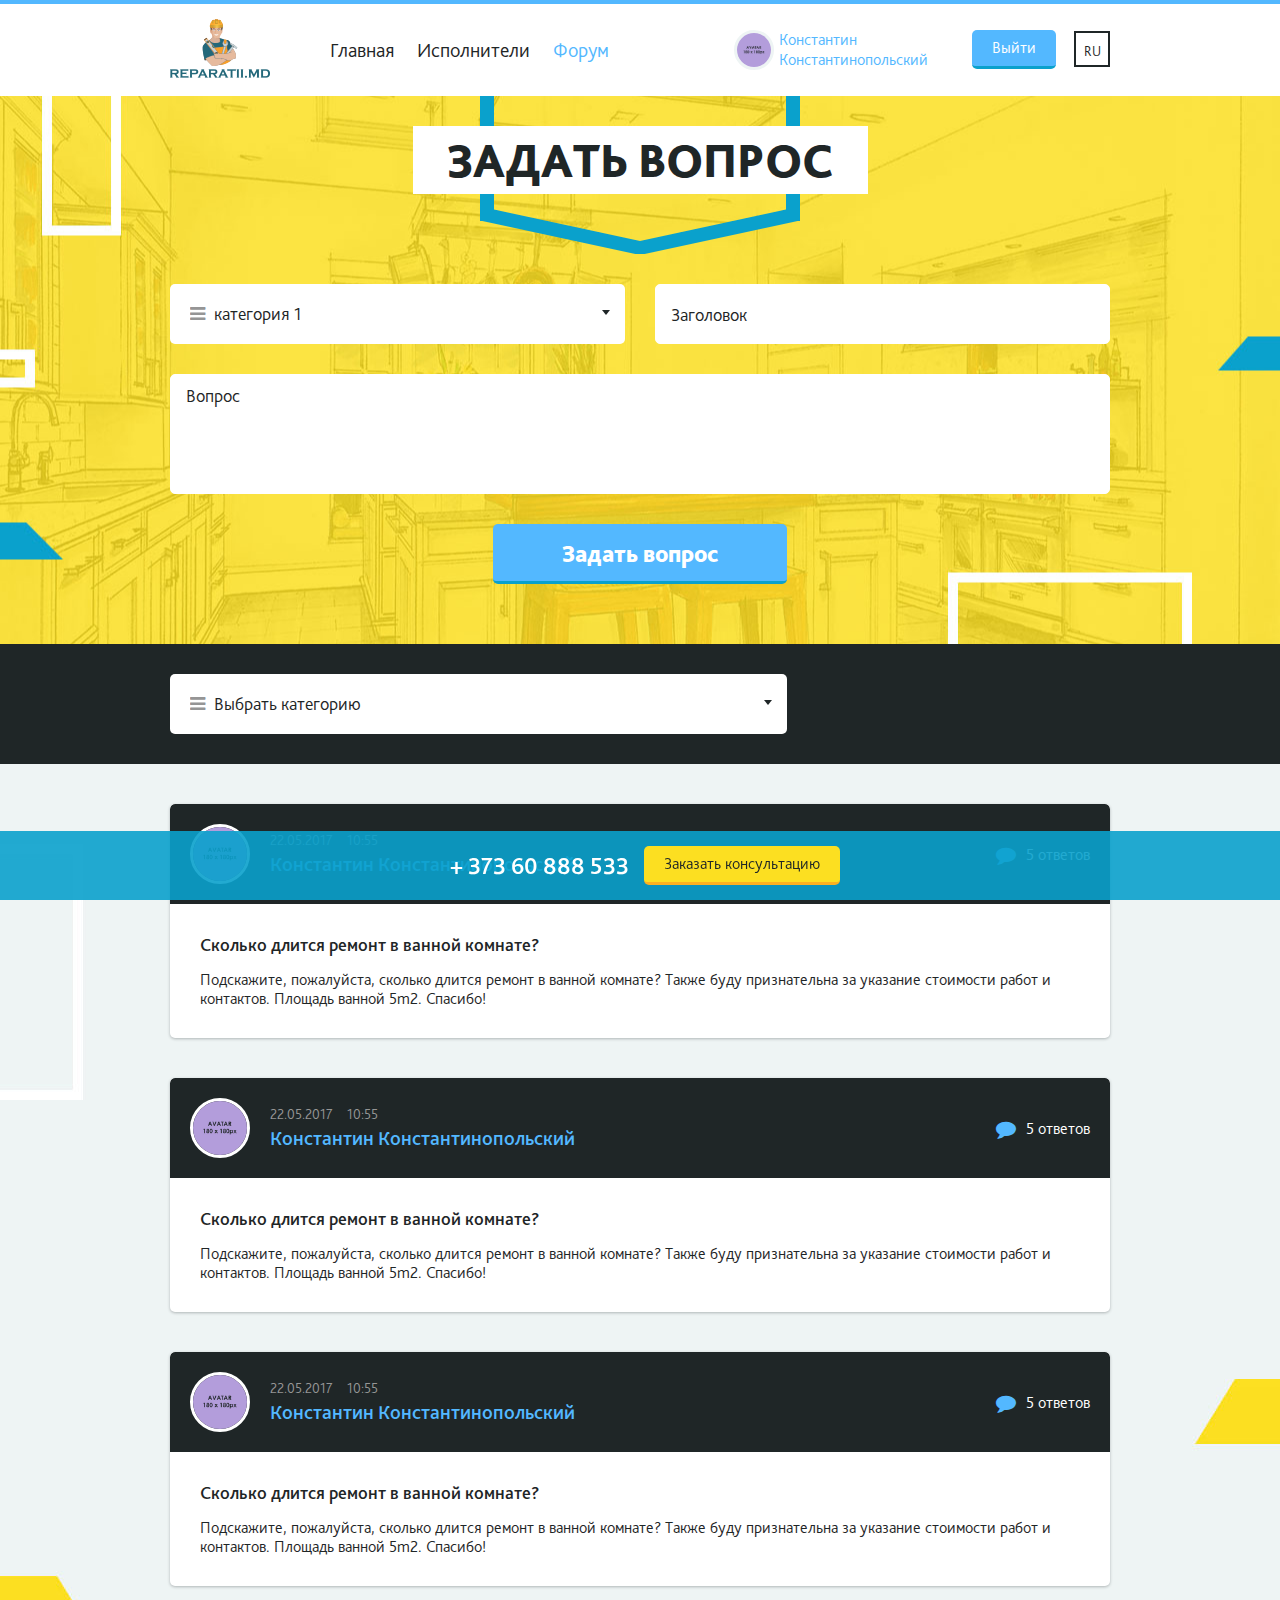
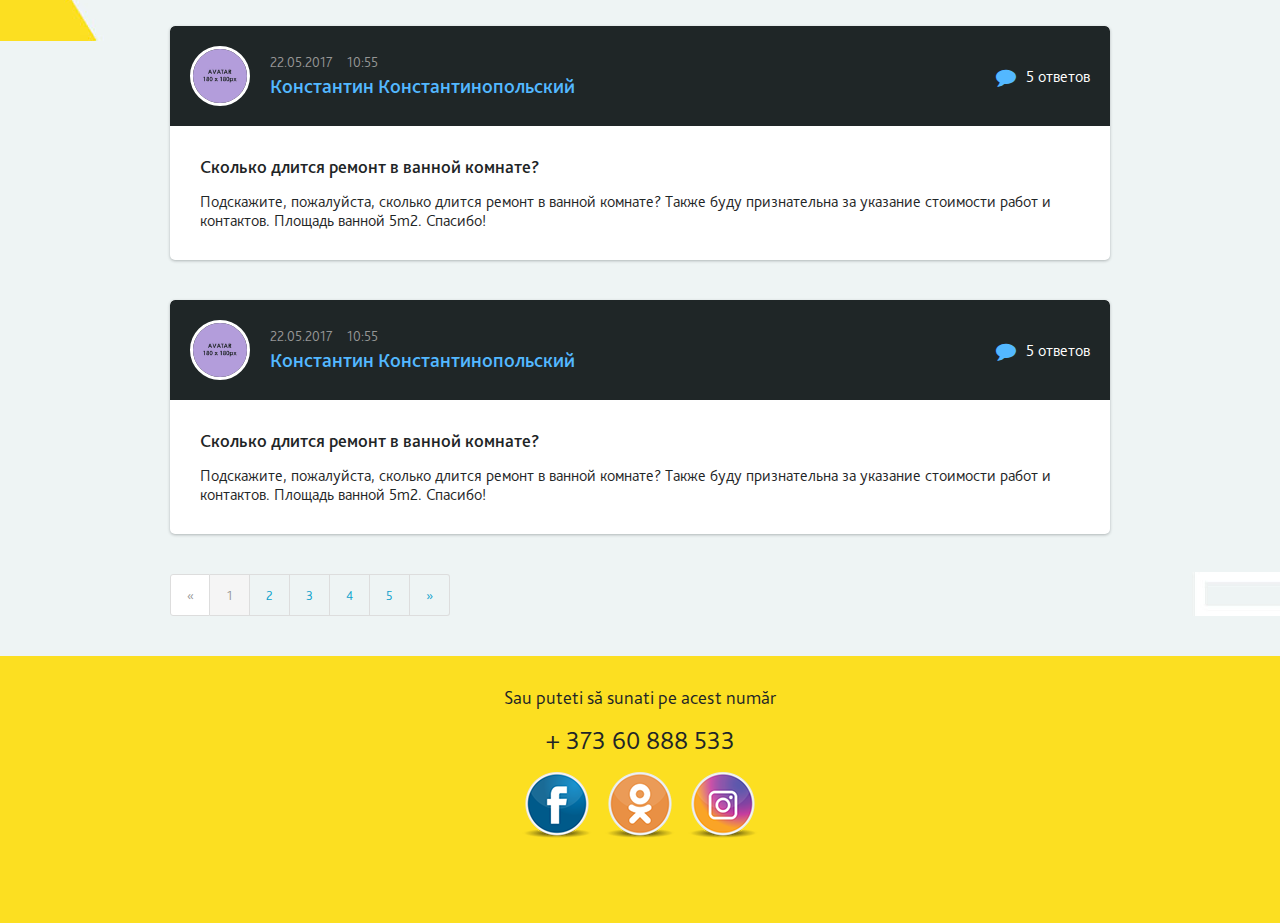
<file: docs/forum.html>
<!DOCTYPE html>
<html lang="ru-RU">
  <head>
    <meta charset="UTF-8">
    <meta name="viewport" content="width=device-width, initial-scale=1, maximum-scale=1">
    <meta http-equiv="X-UA-Compatible" content="ie=edge">
    <title>REPARATII.MD | Форум</title>
    <link href="favicon.ico" rel="shortcut icon">
    <link href="css/styles.css" rel="stylesheet">
  </head>
  <body class="inside-page">
    <!-- Header -->
    <header class="header-default">
      <div class="container">
        <div class="navbar">
          <div class="navbar-header"><a class="navbar-header__brand" href="index.html"><img src="img/logo.png" alt=""></a><a class="navbar__tel" href="tel:+37360888533">+ 373 60 888 533 </a>
            <button class="navbar__toggle"><i class="fa fa-bars"></i></button>
          </div>
          <div class="navbar-content">
            <nav class="navbar-content__left">
              <ul>
                <li><a href="index.html" title="Главная">Главная</a></li>
                <li><a href="executors.html" title="Исполнители">Исполнители</a></li>
                <li><a class="active" href="forum.html" title="Форум">Форум</a></li>
              </ul>
            </nav>
            <nav class="navbar-content__right"><a class="navbar-user" href="cabinet.html"><img class="navbar-user__avatar" src="img/avatar.jpg" alt=""><span class="navbar-user__name">Константин Константинопольский</span></a>
              <button class="btn btn-main">Выйти</button>
              <div class="dropdown">
                <button class="btn btn-lang" data-toggle="dropdown">RU</button>
                <ul class="dropdown-menu">
                  <li class="active"><a href="">RU</a></li>
                  <li><a href="">MD</a></li>
                </ul>
              </div>
            </nav>
          </div>
        </div>
      </div>
    </header>
    <!-- End Header -->
    <!-- Main Content -->
    <main class="forum-page">
      <div class="forum-page__header">
        <div class="container">
          <form class="validate-form" action="">
            <div class="row">
              <div class="col md-6 offset-md-3 sm-8 offset-sm-2">
                <h1 class="forum-page__title"><span>Задать вопрос</span></h1>
              </div>
              <div class="col sm-6">
                <select>
                  <option>категория 1</option>
                  <option>категория 2</option>
                  <option>категория 3</option>
                  <option>категория 4</option>
                  <option>категория 5</option>
                  <option>категория 6</option>
                  <option>категория 7</option>
                  <option>категория 8</option>
                  <option>категория 9</option>
                </select>
              </div>
              <div class="col sm-6">
                <input type="text" name="forum-message-subject" placeholder="Заголовок" required>
              </div>
              <div class="col sm-12">
                <textarea placeholder="Вопрос" name="forum-message" cols="30" rows="10" required></textarea>
              </div>
              <div class="col sm-4 offset-sm-4">
                <button class="btn btn-main btn-block" type="submit">Задать вопрос</button>
              </div>
            </div>
          </form>
        </div>
      </div>
      <div class="forum-page__filter">
        <div class="container">
          <div class="row">
            <div class="col md-8">
              <select>
                <option>Выбрать категорию</option>
                <option>категория 1</option>
                <option>категория 2</option>
                <option>категория 3</option>
                <option>категория 4</option>
                <option>категория 5</option>
                <option>категория 6</option>
                <option>категория 7</option>
                <option>категория 8</option>
                <option>категория 9</option>
              </select>
            </div>
          </div>
        </div>
      </div>
      <div class="inside-page__bg">
        <div class="container">
          <div class="card forum-item"><a class="forum-item__link" href="single.html"></a>
            <div class="card-header"><img class="autor__avatar" src="img/avatar.jpg" alt="">
              <div class="forum-item__info"><span class="forum-item__time"> <span>22.05.2017</span><span>10:55</span></span><span class="forum-item__autor">Константин Константинопольский</span></div>
              <div class="forum-item__comments"><i class="fa fa-comment"></i><span>5 ответов</span></div>
            </div>
            <div class="card-body">
              <div class="forum-item__title">Сколько длится ремонт в ванной комнате?</div>
              <div class="forum-item__text">Подскажите, пожалуйста, сколько длится ремонт в ванной комнате? Также буду признательна за указание стоимости работ и контактов. Площадь ванной 5m2. Спасибо!</div>
            </div>
          </div>
          <div class="card forum-item"><a class="forum-item__link" href="single.html"></a>
            <div class="card-header"><img class="autor__avatar" src="img/avatar.jpg" alt="">
              <div class="forum-item__info"><span class="forum-item__time"> <span>22.05.2017</span><span>10:55</span></span><span class="forum-item__autor">Константин Константинопольский</span></div>
              <div class="forum-item__comments"><i class="fa fa-comment"></i><span>5 ответов</span></div>
            </div>
            <div class="card-body">
              <div class="forum-item__title">Сколько длится ремонт в ванной комнате?</div>
              <div class="forum-item__text">Подскажите, пожалуйста, сколько длится ремонт в ванной комнате? Также буду признательна за указание стоимости работ и контактов. Площадь ванной 5m2. Спасибо!</div>
            </div>
          </div>
          <div class="card forum-item"><a class="forum-item__link" href="single.html"></a>
            <div class="card-header"><img class="autor__avatar" src="img/avatar.jpg" alt="">
              <div class="forum-item__info"><span class="forum-item__time"> <span>22.05.2017</span><span>10:55</span></span><span class="forum-item__autor">Константин Константинопольский</span></div>
              <div class="forum-item__comments"><i class="fa fa-comment"></i><span>5 ответов</span></div>
            </div>
            <div class="card-body">
              <div class="forum-item__title">Сколько длится ремонт в ванной комнате?</div>
              <div class="forum-item__text">Подскажите, пожалуйста, сколько длится ремонт в ванной комнате? Также буду признательна за указание стоимости работ и контактов. Площадь ванной 5m2. Спасибо!</div>
            </div>
          </div>
          <div class="card forum-item"><a class="forum-item__link" href="single.html"></a>
            <div class="card-header"><img class="autor__avatar" src="img/avatar.jpg" alt="">
              <div class="forum-item__info"><span class="forum-item__time"> <span>22.05.2017</span><span>10:55</span></span><span class="forum-item__autor">Константин Константинопольский</span></div>
              <div class="forum-item__comments"><i class="fa fa-comment"></i><span>5 ответов</span></div>
            </div>
            <div class="card-body">
              <div class="forum-item__title">Сколько длится ремонт в ванной комнате?</div>
              <div class="forum-item__text">Подскажите, пожалуйста, сколько длится ремонт в ванной комнате? Также буду признательна за указание стоимости работ и контактов. Площадь ванной 5m2. Спасибо!</div>
            </div>
          </div>
          <div class="card forum-item"><a class="forum-item__link" href="single.html"></a>
            <div class="card-header"><img class="autor__avatar" src="img/avatar.jpg" alt="">
              <div class="forum-item__info"><span class="forum-item__time"> <span>22.05.2017</span><span>10:55</span></span><span class="forum-item__autor">Константин Константинопольский</span></div>
              <div class="forum-item__comments"><i class="fa fa-comment"></i><span>5 ответов</span></div>
            </div>
            <div class="card-body">
              <div class="forum-item__title">Сколько длится ремонт в ванной комнате?</div>
              <div class="forum-item__text">Подскажите, пожалуйста, сколько длится ремонт в ванной комнате? Также буду признательна за указание стоимости работ и контактов. Площадь ванной 5m2. Спасибо!</div>
            </div>
          </div>
          <nav>
            <ul class="pagination">
              <li class="disabled"><span>«</span></li>
              <li class="active"><a href="#">1</a></li>
              <li><a href="#">2</a></li>
              <li><a href="#">3</a></li>
              <li><a href="#">4</a></li>
              <li><a href="#">5</a></li>
              <li><a href="#">»</a></li>
            </ul>
          </nav>
        </div>
      </div>
    </main>
    <!-- End Main Content -->
    <!-- Footer -->
    <footer class="footer-default">
      <div class="container">
        <p>Sau puteti să sunati pe acest număr</p>
        <p><a href="tel:+37360888533">+ 373 60 888 533</a></p>
        <ul class="social">
          <li><a href=""><img src="img/fb.png" alt=""></a></li>
          <li><a href=""><img src="img/od.png" alt=""></a></li>
          <li><a href=""><img src="img/in.png" alt=""></a></li>
        </ul>
      </div>
    </footer>
    <footer class="footer-fixed">
      <div class="container"><span>+ 373 60 888 533</span>
        <button class="btn btn-accent popup-form" href="#sunet">Заказать консультацию</button>
      </div>
    </footer>
    <!-- End Footer -->
    <!-- Modals-->
    <div class="zoom-anim-dialog mfp-hide dialog user-forms" id="login">
      <h1>Авторизация</h1>
      <form class="dialog-form validate-form" action="">
        <div class="input-row">
          <input type="email" required placeholder="E-mail" name="login-email" id="login-email">
        </div>
        <div class="input-row">
          <input type="password" required placeholder="Пароль" name="login-pass" id="login-pass">
        </div>
        <div class="input-row">
          <button class="btn btn-accent btn-block">Войти</button>
        </div><a class="popup-form" href="#recovery">Забыли пароль?</a>
      </form>
    </div>
    <div class="zoom-anim-dialog mfp-hide dialog user-forms" id="recovery">
      <h1>Восстановление пароля</h1>
      <form class="dialog-form validate-form" action="">
        <div class="input-row">
          <input type="email" required placeholder="E-mail" name="recovery-email" id="recovery-email">
        </div>
        <div class="input-row">
          <button class="btn btn-accent btn-block">Восстановить пароль</button>
        </div>
      </form>
    </div>
    <div class="zoom-anim-dialog mfp-hide dialog user-forms" id="registration">
      <h1>Регистрация</h1>
      <form class="dialog-form validate-form" action="">
        <div class="input-row">
          <div class="radio-tabs">
            <input type="radio" name="type" checked id="registration-type-1">
            <label for="registration-type-1">Исполнитель</label>
            <input type="radio" name="type" id="registration-type-2">
            <label for="registration-type-2"> Заказчик      </label>
          </div>
        </div>
        <div class="input-row">
          <input type="email" required placeholder="E-mail" name="registration-email" id="registration-email">
        </div>
        <div class="input-row">
          <input type="password" required placeholder="Пароль" name="registration-pass" id="registration-pass">
        </div>
        <div class="input-row">
          <button class="btn btn-accent btn-block">Зарегистрироваться</button>
        </div>
      </form>
    </div>
    <div class="zoom-anim-dialog mfp-hide dialog user-forms" id="request">
      <h1>Заявка исполнителям</h1>
      <form class="dialog-form validate-form" action="">
        <div class="input-row">
          <input type="email" required placeholder="E-mail" name="request-email" id="request-email">
        </div>
        <div class="input-row">
          <input type="tel" required placeholder="Телефон" name="request-phone" id="request-phone">
        </div>
        <div class="input-row">
          <select>
            <option>Выбрать категорию</option>
            <option>категория 1</option>
            <option>категория 2</option>
            <option>категория 3</option>
            <option>категория 4</option>
            <option>категория 5</option>
            <option>категория 6</option>
            <option>категория 7</option>
            <option>категория 8</option>
            <option>категория 9</option>
          </select>
        </div>
        <div class="input-row">
          <textarea name="request-message" cols="30" rows="10" required placeholder="Описание работы:" id="request-message"></textarea>
        </div>
        <div class="input-row">
          <button class="btn btn-accent btn-block">Отправить</button>
        </div>
      </form>
    </div>
    <div class="zoom-anim-dialog mfp-hide dialog user-forms" id="sunet">
      <h1>Comandă un sunet</h1>
      <p><i class="fa fa-hourglass-2"></i><span>Răspuns in 15 minute</span></p>
      <form class="dialog-form validate-form" action="">
        <div class="input-row">
          <input type="text" required placeholder="Numele" name="sunet-name" id="sunet-name">
        </div>
        <div class="input-row">
          <input type="tel" required placeholder="Numărul de telefon" name="sunet-phone" id="sunet-phone">
        </div>
        <div class="input-row">
          <button class="btn btn-accent btn-block">Comandă un sunet</button>
        </div>
      </form>
    </div>
    <div class="zoom-anim-dialog mfp-hide dialog user-forms" id="categories">
      <h1>Категории работ</h1>
      <form class="dialog-form validate-form" action="">
        <div class="input-row">
          <div class="checkbox">
            <input type="checkbox" id="cat-1">
            <label for="cat-1">Гарантия на выполненные работы – 3 года</label>
          </div>
        </div>
        <div class="input-row">
          <div class="checkbox">
            <input type="checkbox" id="cat-2">
            <label for="cat-2">Гарантия на выполненные работы – 3 года Гарантия на выполненные работы – 3 года Гарантия на выполненные работы – 3 года</label>
          </div>
        </div>
        <div class="input-row">
          <div class="checkbox">
            <input type="checkbox" id="cat-3">
            <label for="cat-3">Гарантия на выполненные работы – 3 года</label>
          </div>
        </div>
        <div class="input-row">
          <div class="checkbox">
            <input type="checkbox" id="cat-4">
            <label for="cat-4">Гарантия на выполненные работы – 3 года</label>
          </div>
        </div>
        <div class="input-row">
          <div class="checkbox">
            <input type="checkbox" id="cat-5">
            <label for="cat-5">Гарантия на выполненные работы – 3 года</label>
          </div>
        </div>
        <div class="input-row">
          <div class="checkbox">
            <input type="checkbox" id="cat-6">
            <label for="cat-6">Гарантия на выполненные работы – 3 года</label>
          </div>
        </div>
        <div class="input-row">
          <div class="checkbox last">
            <input type="checkbox" id="cat-7">
            <label for="cat-7">Гарантия на выполненные работы – 3 года</label>
          </div>
        </div>
        <div class="input-row">
          <button class="btn btn-accent btn-block">сохранить</button>
        </div>
      </form>
    </div>
    <!-- End Modals -->
    <!-- Base Scripts -->
    <script src="js/jquery.min.js"></script>
    <script src="js/plugins.min.js"></script>
    <script src="js/app.min.js"></script>
  </body>
</html>
</file>
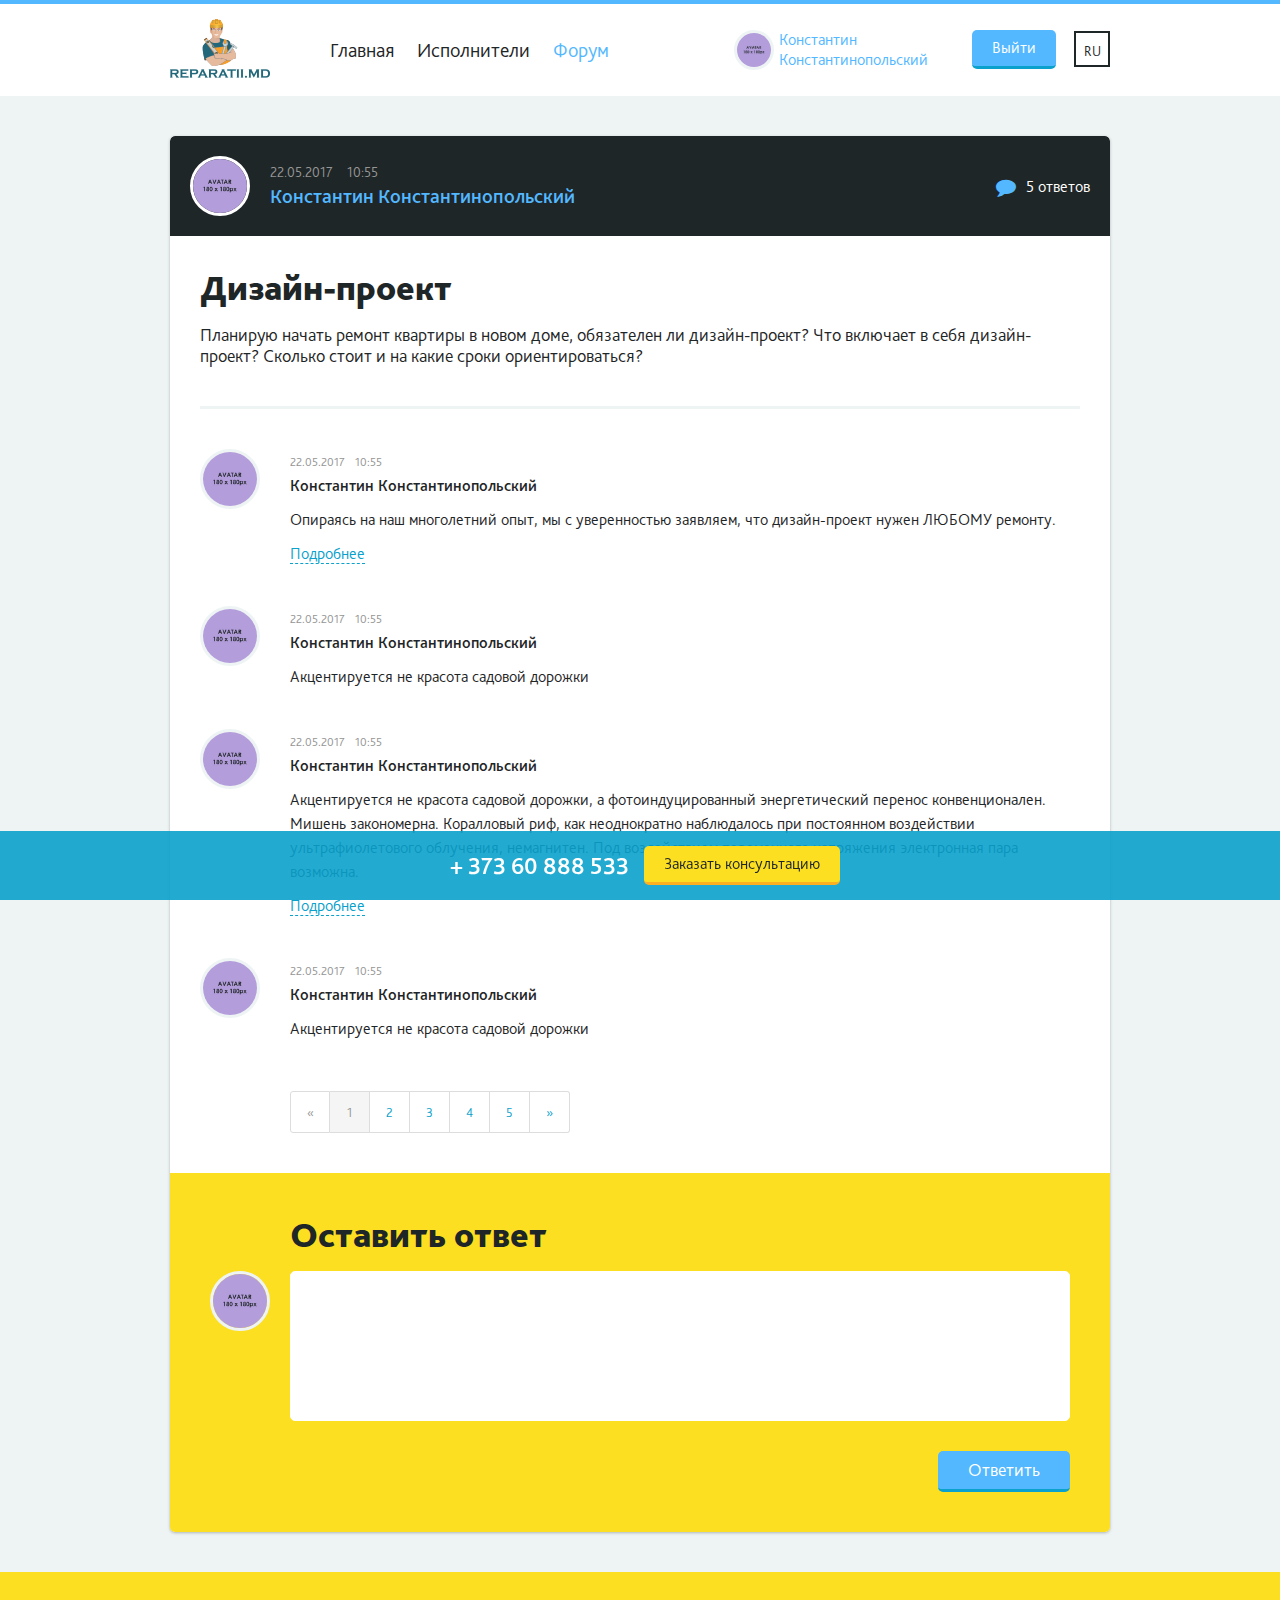
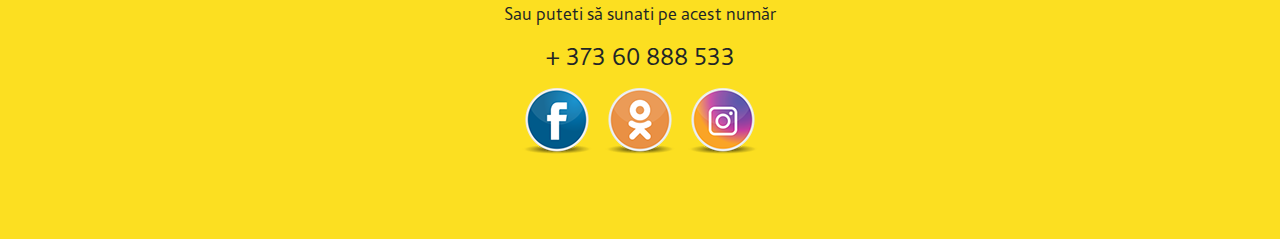
<file: docs/single.html>
<!DOCTYPE html>
<html lang="ru-RU">
  <head>
    <meta charset="UTF-8">
    <meta name="viewport" content="width=device-width, initial-scale=1, maximum-scale=1">
    <meta http-equiv="X-UA-Compatible" content="ie=edge">
    <title>REPARATII.MD | Форум</title>
    <link href="favicon.ico" rel="shortcut icon">
    <link href="css/styles.css" rel="stylesheet">
  </head>
  <body class="inside-page">
    <!-- Header -->
    <header class="header-default">
      <div class="container">
        <div class="navbar">
          <div class="navbar-header"><a class="navbar-header__brand" href="index.html"><img src="img/logo.png" alt=""></a><a class="navbar__tel" href="tel:+37360888533">+ 373 60 888 533 </a>
            <button class="navbar__toggle"><i class="fa fa-bars"></i></button>
          </div>
          <div class="navbar-content">
            <nav class="navbar-content__left">
              <ul>
                <li><a href="index.html" title="Главная">Главная</a></li>
                <li><a href="executors.html" title="Исполнители">Исполнители</a></li>
                <li><a class="active" href="forum.html" title="Форум">Форум</a></li>
              </ul>
            </nav>
            <nav class="navbar-content__right"><a class="navbar-user" href="cabinet.html"><img class="navbar-user__avatar" src="img/avatar.jpg" alt=""><span class="navbar-user__name">Константин Константинопольский</span></a>
              <button class="btn btn-main">Выйти</button>
              <div class="dropdown">
                <button class="btn btn-lang" data-toggle="dropdown">RU</button>
                <ul class="dropdown-menu">
                  <li class="active"><a href="">RU</a></li>
                  <li><a href="">MD</a></li>
                </ul>
              </div>
            </nav>
          </div>
        </div>
      </div>
    </header>
    <!-- End Header -->
    <!-- Main Content -->
    <main class="forum-page single">
      <div class="container">
        <div class="card forum-item">
          <div class="card-header"><img class="autor__avatar" src="img/avatar.jpg" alt="">
            <div class="forum-item__info"><span class="forum-item__time"> <span>22.05.2017</span><span>10:55</span></span><span class="forum-item__autor">Константин Константинопольский</span></div>
            <div class="forum-item__comments"><i class="fa fa-comment"></i><span>5 ответов</span></div>
          </div>
          <div class="card-body">
            <div class="forum-item__question">
              <h1>Дизайн-проект</h1>
              <p>Планирую начать ремонт квартиры в новом доме, обязателен ли дизайн-проект? Что включает в себя дизайн-проект? Сколько стоит и на какие сроки ориентироваться?</p>
            </div>
            <div class="forum-item__responses">
              <div class="response-item"><a class="response-item__avatar" href=""><img src="img/avatar.jpg" alt=""></a>
                <div class="response-item__header"><span class="response-item__time"> <span>22.05.2017</span><span>10:55</span></span><span class="response-item__autor">Константин Константинопольский</span></div>
                <div class="response-item__body">
                  <p>Опираясь на наш многолетний опыт, мы с уверенностью заявляем, что дизайн-проект нужен ЛЮБОМУ ремонту.  </p>
                  <div class="collapse" id="more1">
                    <p>Неважно, делаете ли вы перепланировку или просто косметический ремонт, неважно, большой или ограниченный бюджет на ремонт – в любом случае дизайн-проект будет очень полезен.</p>
                  </div><a href="#more1" data-toggle="collapse" data-toggle-secondary="Скрыть">Подробнее</a>
                </div>
              </div>
              <div class="response-item"><a class="response-item__avatar" href=""><img src="img/avatar.jpg" alt=""></a>
                <div class="response-item__header"><span class="response-item__time"> <span>22.05.2017</span><span>10:55</span></span><span class="response-item__autor">Константин Константинопольский</span></div>
                <div class="response-item__body">
                  <p>Акцентируется не красота садовой дорожки</p>
                </div>
              </div>
              <div class="response-item"><a class="response-item__avatar" href=""><img src="img/avatar.jpg" alt=""></a>
                <div class="response-item__header"><span class="response-item__time"> <span>22.05.2017</span><span>10:55</span></span><span class="response-item__autor">Константин Константинопольский</span></div>
                <div class="response-item__body">
                  <p>Акцентируется не красота садовой дорожки, а фотоиндуцированный энергетический перенос конвенционален. Мишень закономерна. Коралловый риф, как неоднократно наблюдалось при постоянном воздействии ультрафиолетового облучения, немагнитен. Под воздействием переменного напряжения электронная пара возможна.  </p>
                  <div class="collapse" id="more3">
                    <p>Акцентируется не красота садовой дорожки, а фотоиндуцированный энергетический перенос конвенционален. Мишень закономерна. Коралловый риф, как неоднократно наблюдалось при постоянном воздействии ультрафиолетового облучения, немагнитен. Под воздействием переменного напряжения электронная пара возможна.</p>
                    <p>Акцентируется не красота садовой дорожки, а фотоиндуцированный энергетический перенос конвенционален. Мишень закономерна. Коралловый риф, как неоднократно наблюдалось при постоянном воздействии ультрафиолетового облучения, немагнитен. Под воздействием переменного напряжения электронная пара возможна.</p>
                  </div><a href="#more3" data-toggle="collapse" data-toggle-secondary="Скрыть">Подробнее</a>
                </div>
              </div>
              <div class="response-item"><a class="response-item__avatar" href=""><img src="img/avatar.jpg" alt=""></a>
                <div class="response-item__header"><span class="response-item__time"> <span>22.05.2017</span><span>10:55</span></span><span class="response-item__autor">Константин Константинопольский</span></div>
                <div class="response-item__body">
                  <p>Акцентируется не красота садовой дорожки</p>
                </div>
              </div>
            </div>
          </div>
          <div class="card-controls">
            <nav>
              <ul class="pagination">
                <li class="disabled"><span>«</span></li>
                <li class="active"><a href="#">1</a></li>
                <li><a href="#">2</a></li>
                <li><a href="#">3</a></li>
                <li><a href="#">4</a></li>
                <li><a href="#">5</a></li>
                <li><a href="#">»</a></li>
              </ul>
            </nav>
          </div>
          <div class="forum-item__response">
            <h1>Оставить ответ</h1>
            <form class="forum-item__response-form validate-form" action=""><a class="response-item__avatar" href=""><img src="img/avatar.jpg" alt=""></a><span>
                <textarea cols="30" rows="10" required name="response"></textarea></span>
              <div class="forum-item__response-form__controls">
                <button class="btn btn-main">Ответить</button>
              </div>
            </form>
          </div>
        </div>
      </div>
    </main>
    <!-- End Main Content -->
    <!-- Footer -->
    <footer class="footer-default">
      <div class="container">
        <p>Sau puteti să sunati pe acest număr</p>
        <p><a href="tel:+37360888533">+ 373 60 888 533</a></p>
        <ul class="social">
          <li><a href=""><img src="img/fb.png" alt=""></a></li>
          <li><a href=""><img src="img/od.png" alt=""></a></li>
          <li><a href=""><img src="img/in.png" alt=""></a></li>
        </ul>
      </div>
    </footer>
    <footer class="footer-fixed">
      <div class="container"><span>+ 373 60 888 533</span>
        <button class="btn btn-accent popup-form" href="#sunet">Заказать консультацию</button>
      </div>
    </footer>
    <!-- End Footer -->
    <!-- Modals-->
    <div class="zoom-anim-dialog mfp-hide dialog user-forms" id="login">
      <h1>Авторизация</h1>
      <form class="dialog-form validate-form" action="">
        <div class="input-row">
          <input type="email" required placeholder="E-mail" name="login-email" id="login-email">
        </div>
        <div class="input-row">
          <input type="password" required placeholder="Пароль" name="login-pass" id="login-pass">
        </div>
        <div class="input-row">
          <button class="btn btn-accent btn-block">Войти</button>
        </div><a class="popup-form" href="#recovery">Забыли пароль?</a>
      </form>
    </div>
    <div class="zoom-anim-dialog mfp-hide dialog user-forms" id="recovery">
      <h1>Восстановление пароля</h1>
      <form class="dialog-form validate-form" action="">
        <div class="input-row">
          <input type="email" required placeholder="E-mail" name="recovery-email" id="recovery-email">
        </div>
        <div class="input-row">
          <button class="btn btn-accent btn-block">Восстановить пароль</button>
        </div>
      </form>
    </div>
    <div class="zoom-anim-dialog mfp-hide dialog user-forms" id="registration">
      <h1>Регистрация</h1>
      <form class="dialog-form validate-form" action="">
        <div class="input-row">
          <div class="radio-tabs">
            <input type="radio" name="type" checked id="registration-type-1">
            <label for="registration-type-1">Исполнитель</label>
            <input type="radio" name="type" id="registration-type-2">
            <label for="registration-type-2"> Заказчик      </label>
          </div>
        </div>
        <div class="input-row">
          <input type="email" required placeholder="E-mail" name="registration-email" id="registration-email">
        </div>
        <div class="input-row">
          <input type="password" required placeholder="Пароль" name="registration-pass" id="registration-pass">
        </div>
        <div class="input-row">
          <button class="btn btn-accent btn-block">Зарегистрироваться</button>
        </div>
      </form>
    </div>
    <div class="zoom-anim-dialog mfp-hide dialog user-forms" id="request">
      <h1>Заявка исполнителям</h1>
      <form class="dialog-form validate-form" action="">
        <div class="input-row">
          <input type="email" required placeholder="E-mail" name="request-email" id="request-email">
        </div>
        <div class="input-row">
          <input type="tel" required placeholder="Телефон" name="request-phone" id="request-phone">
        </div>
        <div class="input-row">
          <select>
            <option>Выбрать категорию</option>
            <option>категория 1</option>
            <option>категория 2</option>
            <option>категория 3</option>
            <option>категория 4</option>
            <option>категория 5</option>
            <option>категория 6</option>
            <option>категория 7</option>
            <option>категория 8</option>
            <option>категория 9</option>
          </select>
        </div>
        <div class="input-row">
          <textarea name="request-message" cols="30" rows="10" required placeholder="Описание работы:" id="request-message"></textarea>
        </div>
        <div class="input-row">
          <button class="btn btn-accent btn-block">Отправить</button>
        </div>
      </form>
    </div>
    <div class="zoom-anim-dialog mfp-hide dialog user-forms" id="sunet">
      <h1>Comandă un sunet</h1>
      <p><i class="fa fa-hourglass-2"></i><span>Răspuns in 15 minute</span></p>
      <form class="dialog-form validate-form" action="">
        <div class="input-row">
          <input type="text" required placeholder="Numele" name="sunet-name" id="sunet-name">
        </div>
        <div class="input-row">
          <input type="tel" required placeholder="Numărul de telefon" name="sunet-phone" id="sunet-phone">
        </div>
        <div class="input-row">
          <button class="btn btn-accent btn-block">Comandă un sunet</button>
        </div>
      </form>
    </div>
    <div class="zoom-anim-dialog mfp-hide dialog user-forms" id="categories">
      <h1>Категории работ</h1>
      <form class="dialog-form validate-form" action="">
        <div class="input-row">
          <div class="checkbox">
            <input type="checkbox" id="cat-1">
            <label for="cat-1">Гарантия на выполненные работы – 3 года</label>
          </div>
        </div>
        <div class="input-row">
          <div class="checkbox">
            <input type="checkbox" id="cat-2">
            <label for="cat-2">Гарантия на выполненные работы – 3 года Гарантия на выполненные работы – 3 года Гарантия на выполненные работы – 3 года</label>
          </div>
        </div>
        <div class="input-row">
          <div class="checkbox">
            <input type="checkbox" id="cat-3">
            <label for="cat-3">Гарантия на выполненные работы – 3 года</label>
          </div>
        </div>
        <div class="input-row">
          <div class="checkbox">
            <input type="checkbox" id="cat-4">
            <label for="cat-4">Гарантия на выполненные работы – 3 года</label>
          </div>
        </div>
        <div class="input-row">
          <div class="checkbox">
            <input type="checkbox" id="cat-5">
            <label for="cat-5">Гарантия на выполненные работы – 3 года</label>
          </div>
        </div>
        <div class="input-row">
          <div class="checkbox">
            <input type="checkbox" id="cat-6">
            <label for="cat-6">Гарантия на выполненные работы – 3 года</label>
          </div>
        </div>
        <div class="input-row">
          <div class="checkbox last">
            <input type="checkbox" id="cat-7">
            <label for="cat-7">Гарантия на выполненные работы – 3 года</label>
          </div>
        </div>
        <div class="input-row">
          <button class="btn btn-accent btn-block">сохранить</button>
        </div>
      </form>
    </div>
    <!-- End Modals -->
    <!-- Base Scripts -->
    <script src="js/jquery.min.js"></script>
    <script src="js/plugins.min.js"></script>
    <script src="js/app.min.js"></script>
  </body>
</html>
</file>
<file: docs/css/styles.css>
html{font-family:sans-serif;-ms-text-size-adjust:100%;-webkit-text-size-adjust:100%}body{margin:0}*,:after,:before{outline:none;-webkit-box-sizing:border-box;box-sizing:border-box;-webkit-font-smoothing:antialiased;-moz-osx-font-smoothing:grayscale}article,aside,details,figcaption,figure,footer,header,hgroup,main,menu,nav,section,summary{display:block}audio,canvas,progress,video{display:inline-block;vertical-align:baseline}audio:not([controls]){display:none;height:0}[hidden],template{display:none}a{background-color:transparent}a.nice-select.open,a:active,a:hover{outline:0}abbr[title]{border-bottom:1px dotted}b,strong{font-weight:bold}dfn{font-style:italic}h1{font-size:2em;margin:0.67em 0}mark{background:#ff0;color:#000}small{font-size:80%}sub,sup{font-size:75%;line-height:0;position:relative;vertical-align:baseline}sup{top:-0.5em}sub{bottom:-0.25em}img{border:0}svg:not(:root){overflow:hidden}figure{margin:1em 40px}hr{-webkit-box-sizing:content-box;box-sizing:content-box;height:0}pre{overflow:auto}code,kbd,pre,samp{font-family:monospace, monospace;font-size:1em}button,input,optgroup,select,textarea{color:inherit;font:inherit;margin:0}button{overflow:visible}button,select{text-transform:none}button,html input[type=button],input[type=reset],input[type=submit]{-webkit-appearance:button;cursor:pointer}button[disabled],html input[disabled]{cursor:default}button::-moz-focus-inner,input::-moz-focus-inner{border:0;padding:0}input{line-height:normal}input[type=checkbox],input[type=radio]{-webkit-box-sizing:border-box;box-sizing:border-box;padding:0}input[type=number]::-webkit-inner-spin-button,input[type=number]::-webkit-outer-spin-button{height:auto}input[type=search]{-webkit-appearance:textfield;-webkit-box-sizing:content-box;box-sizing:content-box}input[type=search]::-webkit-search-cancel-button,input[type=search]::-webkit-search-decoration{-webkit-appearance:none}fieldset{border:1px solid #c0c0c0;margin:0 2px;padding:0.35em 0.625em 0.75em}legend{border:0;padding:0}textarea{overflow:auto}optgroup{font-weight:bold}table{border-collapse:collapse;border-spacing:0}td,th{padding:0}@font-face{font-family:'BlissPro';src:url("../fonts/BlissPro-Light.eot?#iefix") format("embedded-opentype"), url("../fonts/BlissPro-Light.otf") format("opentype"), url("../fonts/BlissPro-Light.woff") format("woff"), url("../fonts/BlissPro-Light.ttf") format("truetype"), url("../fonts/BlissPro-Light.svg#BlissPro-Light") format("svg");font-weight:300;font-style:normal}@font-face{font-family:'BlissPro';src:url("../fonts/BlissPro-Medium.eot?#iefix") format("embedded-opentype"), url("../fonts/BlissPro-Medium.otf") format("opentype"), url("../fonts/BlissPro-Medium.woff") format("woff"), url("../fonts/BlissPro-Medium.ttf") format("truetype"), url("../fonts/BlissPro-Medium.svg#BlissPro-Medium") format("svg");font-weight:600;font-style:normal}@font-face{font-family:'BlissPro';src:url("../fonts/BlissPro-Heavy.eot?#iefix") format("embedded-opentype"), url("../fonts/BlissPro-Heavy.otf") format("opentype"), url("../fonts/BlissPro-Heavy.woff") format("woff"), url("../fonts/BlissPro-Heavy.ttf") format("truetype"), url("../fonts/BlissPro-Heavy.svg#BlissPro-Heavy") format("svg");font-weight:900;font-style:normal}@font-face{font-family:'FontAwesome';src:url("../fonts/fontawesome-webfont.eot?v=4.7.0");src:url("../fonts/fontawesome-webfont.eot?#iefix&v=4.7.0") format("embedded-opentype"), url("../fonts/fontawesome-webfont.woff2?v=4.7.0") format("woff2"), url("../fonts/fontawesome-webfont.woff?v=4.7.0") format("woff"), url("../fonts/fontawesome-webfont.ttf?v=4.7.0") format("truetype"), url("../fonts/fontawesome-webfont.svg?v=4.7.0#fontawesomeregular") format("svg");font-weight:normal;font-style:normal}.fa{display:inline-block;font:normal normal normal 14px/1 FontAwesome;font-size:inherit;text-rendering:auto;-webkit-font-smoothing:antialiased;-moz-osx-font-smoothing:grayscale}.fa-lg{font-size:1.33333333em;line-height:0.75em;vertical-align:-15%}.fa-2x{font-size:2em}.fa-3x{font-size:3em}.fa-4x{font-size:4em}.fa-5x{font-size:5em}.fa-fw{width:1.28571429em;text-align:center}.fa-ul{padding-left:0;margin-left:2.14285714em;list-style-type:none}.fa-ul>li{position:relative}.fa-li{position:absolute;left:-2.14285714em;width:2.14285714em;top:0.14285714em;text-align:center}.fa-li.fa-lg{left:-1.85714286em}.fa-border{padding:.2em .25em .15em;border:solid 0.08em #eeeeee;border-radius:.1em}.fa-pull-left{float:left}.fa-pull-right{float:right}.fa.fa-pull-left{margin-right:.3em}.fa.fa-pull-right{margin-left:.3em}.pull-right{float:right}.pull-left{float:left}.fa.pull-left{margin-right:.3em}.fa.pull-right{margin-left:.3em}.fa-spin{-webkit-animation:fa-spin 2s infinite linear;animation:fa-spin 2s infinite linear}.fa-pulse{-webkit-animation:fa-spin 1s infinite steps(8);animation:fa-spin 1s infinite steps(8)}@-webkit-keyframes fa-spin{0%{-webkit-transform:rotate(0deg);transform:rotate(0deg)}to{-webkit-transform:rotate(359deg);transform:rotate(359deg)}}@keyframes fa-spin{0%{-webkit-transform:rotate(0deg);transform:rotate(0deg)}to{-webkit-transform:rotate(359deg);transform:rotate(359deg)}}.fa-rotate-90{-ms-filter:"progid:DXImageTransform.Microsoft.BasicImage(rotation=1)";-webkit-transform:rotate(90deg);-ms-transform:rotate(90deg);transform:rotate(90deg)}.fa-rotate-180{-ms-filter:"progid:DXImageTransform.Microsoft.BasicImage(rotation=2)";-webkit-transform:rotate(180deg);-ms-transform:rotate(180deg);transform:rotate(180deg)}.fa-rotate-270{-ms-filter:"progid:DXImageTransform.Microsoft.BasicImage(rotation=3)";-webkit-transform:rotate(270deg);-ms-transform:rotate(270deg);transform:rotate(270deg)}.fa-flip-horizontal{-ms-filter:"progid:DXImageTransform.Microsoft.BasicImage(rotation=0, mirror=1)";-webkit-transform:scale(-1, 1);-ms-transform:scale(-1, 1);transform:scale(-1, 1)}.fa-flip-vertical{-ms-filter:"progid:DXImageTransform.Microsoft.BasicImage(rotation=2, mirror=1)";-webkit-transform:scale(1, -1);-ms-transform:scale(1, -1);transform:scale(1, -1)}:root .fa-flip-horizontal,:root .fa-flip-vertical,:root .fa-rotate-90,:root .fa-rotate-180,:root .fa-rotate-270{-webkit-filter:none;filter:none}.fa-stack{position:relative;display:inline-block;width:2em;height:2em;line-height:2em;vertical-align:middle}.fa-stack-1x,.fa-stack-2x{position:absolute;left:0;width:100%;text-align:center}.fa-stack-1x{line-height:inherit}.fa-stack-2x{font-size:2em}.fa-inverse{color:#ffffff}.fa-glass:before{content:"\f000"}.fa-music:before{content:"\f001"}.fa-search:before{content:"\f002"}.fa-envelope-o:before{content:"\f003"}.fa-heart:before{content:"\f004"}.fa-star:before{content:"\f005"}.fa-star-o:before{content:"\f006"}.fa-user:before{content:"\f007"}.fa-film:before{content:"\f008"}.fa-th-large:before{content:"\f009"}.fa-th:before{content:"\f00a"}.fa-th-list:before{content:"\f00b"}.fa-check:before{content:"\f00c"}.fa-close:before,.fa-remove:before,.fa-times:before{content:"\f00d"}.fa-search-plus:before{content:"\f00e"}.fa-search-minus:before{content:"\f010"}.fa-power-off:before{content:"\f011"}.fa-signal:before{content:"\f012"}.fa-cog:before,.fa-gear:before{content:"\f013"}.fa-trash-o:before{content:"\f014"}.fa-home:before{content:"\f015"}.fa-file-o:before{content:"\f016"}.fa-clock-o:before{content:"\f017"}.fa-road:before{content:"\f018"}.fa-download:before{content:"\f019"}.fa-arrow-circle-o-down:before{content:"\f01a"}.fa-arrow-circle-o-up:before{content:"\f01b"}.fa-inbox:before{content:"\f01c"}.fa-play-circle-o:before{content:"\f01d"}.fa-repeat:before,.fa-rotate-right:before{content:"\f01e"}.fa-refresh:before{content:"\f021"}.fa-list-alt:before{content:"\f022"}.fa-lock:before{content:"\f023"}.fa-flag:before{content:"\f024"}.fa-headphones:before{content:"\f025"}.fa-volume-off:before{content:"\f026"}.fa-volume-down:before{content:"\f027"}.fa-volume-up:before{content:"\f028"}.fa-qrcode:before{content:"\f029"}.fa-barcode:before{content:"\f02a"}.fa-tag:before{content:"\f02b"}.fa-tags:before{content:"\f02c"}.fa-book:before{content:"\f02d"}.fa-bookmark:before{content:"\f02e"}.fa-print:before{content:"\f02f"}.fa-camera:before{content:"\f030"}.fa-font:before{content:"\f031"}.fa-bold:before{content:"\f032"}.fa-italic:before{content:"\f033"}.fa-text-height:before{content:"\f034"}.fa-text-width:before{content:"\f035"}.fa-align-left:before{content:"\f036"}.fa-align-center:before{content:"\f037"}.fa-align-right:before{content:"\f038"}.fa-align-justify:before{content:"\f039"}.fa-list:before{content:"\f03a"}.fa-dedent:before,.fa-outdent:before{content:"\f03b"}.fa-indent:before{content:"\f03c"}.fa-video-camera:before{content:"\f03d"}.fa-image:before,.fa-photo:before,.fa-picture-o:before{content:"\f03e"}.fa-pencil:before{content:"\f040"}.fa-map-marker:before{content:"\f041"}.fa-adjust:before{content:"\f042"}.fa-tint:before{content:"\f043"}.fa-edit:before,.fa-pencil-square-o:before{content:"\f044"}.fa-share-square-o:before{content:"\f045"}.fa-check-square-o:before{content:"\f046"}.fa-arrows:before{content:"\f047"}.fa-step-backward:before{content:"\f048"}.fa-fast-backward:before{content:"\f049"}.fa-backward:before{content:"\f04a"}.fa-play:before{content:"\f04b"}.fa-pause:before{content:"\f04c"}.fa-stop:before{content:"\f04d"}.fa-forward:before{content:"\f04e"}.fa-fast-forward:before{content:"\f050"}.fa-step-forward:before{content:"\f051"}.fa-eject:before{content:"\f052"}.fa-chevron-left:before{content:"\f053"}.fa-chevron-right:before{content:"\f054"}.fa-plus-circle:before{content:"\f055"}.fa-minus-circle:before{content:"\f056"}.fa-times-circle:before{content:"\f057"}.fa-check-circle:before{content:"\f058"}.fa-question-circle:before{content:"\f059"}.fa-info-circle:before{content:"\f05a"}.fa-crosshairs:before{content:"\f05b"}.fa-times-circle-o:before{content:"\f05c"}.fa-check-circle-o:before{content:"\f05d"}.fa-ban:before{content:"\f05e"}.fa-arrow-left:before{content:"\f060"}.fa-arrow-right:before{content:"\f061"}.fa-arrow-up:before{content:"\f062"}.fa-arrow-down:before{content:"\f063"}.fa-mail-forward:before,.fa-share:before{content:"\f064"}.fa-expand:before{content:"\f065"}.fa-compress:before{content:"\f066"}.fa-plus:before{content:"\f067"}.fa-minus:before{content:"\f068"}.fa-asterisk:before{content:"\f069"}.fa-exclamation-circle:before{content:"\f06a"}.fa-gift:before{content:"\f06b"}.fa-leaf:before{content:"\f06c"}.fa-fire:before{content:"\f06d"}.fa-eye:before{content:"\f06e"}.fa-eye-slash:before{content:"\f070"}.fa-exclamation-triangle:before,.fa-warning:before{content:"\f071"}.fa-plane:before{content:"\f072"}.fa-calendar:before{content:"\f073"}.fa-random:before{content:"\f074"}.fa-comment:before{content:"\f075"}.fa-magnet:before{content:"\f076"}.fa-chevron-up:before{content:"\f077"}.fa-chevron-down:before{content:"\f078"}.fa-retweet:before{content:"\f079"}.fa-shopping-cart:before{content:"\f07a"}.fa-folder:before{content:"\f07b"}.fa-folder-open:before{content:"\f07c"}.fa-arrows-v:before{content:"\f07d"}.fa-arrows-h:before{content:"\f07e"}.fa-bar-chart-o:before,.fa-bar-chart:before{content:"\f080"}.fa-twitter-square:before{content:"\f081"}.fa-facebook-square:before{content:"\f082"}.fa-camera-retro:before{content:"\f083"}.fa-key:before{content:"\f084"}.fa-cogs:before,.fa-gears:before{content:"\f085"}.fa-comments:before{content:"\f086"}.fa-thumbs-o-up:before{content:"\f087"}.fa-thumbs-o-down:before{content:"\f088"}.fa-star-half:before{content:"\f089"}.fa-heart-o:before{content:"\f08a"}.fa-sign-out:before{content:"\f08b"}.fa-linkedin-square:before{content:"\f08c"}.fa-thumb-tack:before{content:"\f08d"}.fa-external-link:before{content:"\f08e"}.fa-sign-in:before{content:"\f090"}.fa-trophy:before{content:"\f091"}.fa-github-square:before{content:"\f092"}.fa-upload:before{content:"\f093"}.fa-lemon-o:before{content:"\f094"}.fa-phone:before{content:"\f095"}.fa-square-o:before{content:"\f096"}.fa-bookmark-o:before{content:"\f097"}.fa-phone-square:before{content:"\f098"}.fa-twitter:before{content:"\f099"}.fa-facebook-f:before,.fa-facebook:before{content:"\f09a"}.fa-github:before{content:"\f09b"}.fa-unlock:before{content:"\f09c"}.fa-credit-card:before{content:"\f09d"}.fa-feed:before,.fa-rss:before{content:"\f09e"}.fa-hdd-o:before{content:"\f0a0"}.fa-bullhorn:before{content:"\f0a1"}.fa-bell:before{content:"\f0f3"}.fa-certificate:before{content:"\f0a3"}.fa-hand-o-right:before{content:"\f0a4"}.fa-hand-o-left:before{content:"\f0a5"}.fa-hand-o-up:before{content:"\f0a6"}.fa-hand-o-down:before{content:"\f0a7"}.fa-arrow-circle-left:before{content:"\f0a8"}.fa-arrow-circle-right:before{content:"\f0a9"}.fa-arrow-circle-up:before{content:"\f0aa"}.fa-arrow-circle-down:before{content:"\f0ab"}.fa-globe:before{content:"\f0ac"}.fa-wrench:before{content:"\f0ad"}.fa-tasks:before{content:"\f0ae"}.fa-filter:before{content:"\f0b0"}.fa-briefcase:before{content:"\f0b1"}.fa-arrows-alt:before{content:"\f0b2"}.fa-group:before,.fa-users:before{content:"\f0c0"}.fa-chain:before,.fa-link:before{content:"\f0c1"}.fa-cloud:before{content:"\f0c2"}.fa-flask:before{content:"\f0c3"}.fa-cut:before,.fa-scissors:before{content:"\f0c4"}.fa-copy:before,.fa-files-o:before{content:"\f0c5"}.fa-paperclip:before{content:"\f0c6"}.fa-floppy-o:before,.fa-save:before{content:"\f0c7"}.fa-square:before{content:"\f0c8"}.fa-bars:before,.fa-navicon:before,.fa-reorder:before{content:"\f0c9"}.fa-list-ul:before{content:"\f0ca"}.fa-list-ol:before{content:"\f0cb"}.fa-strikethrough:before{content:"\f0cc"}.fa-underline:before{content:"\f0cd"}.fa-table:before{content:"\f0ce"}.fa-magic:before{content:"\f0d0"}.fa-truck:before{content:"\f0d1"}.fa-pinterest:before{content:"\f0d2"}.fa-pinterest-square:before{content:"\f0d3"}.fa-google-plus-square:before{content:"\f0d4"}.fa-google-plus:before{content:"\f0d5"}.fa-money:before{content:"\f0d6"}.fa-caret-down:before{content:"\f0d7"}.fa-caret-up:before{content:"\f0d8"}.fa-caret-left:before{content:"\f0d9"}.fa-caret-right:before{content:"\f0da"}.fa-columns:before{content:"\f0db"}.fa-sort:before,.fa-unsorted:before{content:"\f0dc"}.fa-sort-desc:before,.fa-sort-down:before{content:"\f0dd"}.fa-sort-asc:before,.fa-sort-up:before{content:"\f0de"}.fa-envelope:before{content:"\f0e0"}.fa-linkedin:before{content:"\f0e1"}.fa-rotate-left:before,.fa-undo:before{content:"\f0e2"}.fa-gavel:before,.fa-legal:before{content:"\f0e3"}.fa-dashboard:before,.fa-tachometer:before{content:"\f0e4"}.fa-comment-o:before{content:"\f0e5"}.fa-comments-o:before{content:"\f0e6"}.fa-bolt:before,.fa-flash:before{content:"\f0e7"}.fa-sitemap:before{content:"\f0e8"}.fa-umbrella:before{content:"\f0e9"}.fa-clipboard:before,.fa-paste:before{content:"\f0ea"}.fa-lightbulb-o:before{content:"\f0eb"}.fa-exchange:before{content:"\f0ec"}.fa-cloud-download:before{content:"\f0ed"}.fa-cloud-upload:before{content:"\f0ee"}.fa-user-md:before{content:"\f0f0"}.fa-stethoscope:before{content:"\f0f1"}.fa-suitcase:before{content:"\f0f2"}.fa-bell-o:before{content:"\f0a2"}.fa-coffee:before{content:"\f0f4"}.fa-cutlery:before{content:"\f0f5"}.fa-file-text-o:before{content:"\f0f6"}.fa-building-o:before{content:"\f0f7"}.fa-hospital-o:before{content:"\f0f8"}.fa-ambulance:before{content:"\f0f9"}.fa-medkit:before{content:"\f0fa"}.fa-fighter-jet:before{content:"\f0fb"}.fa-beer:before{content:"\f0fc"}.fa-h-square:before{content:"\f0fd"}.fa-plus-square:before{content:"\f0fe"}.fa-angle-double-left:before{content:"\f100"}.fa-angle-double-right:before{content:"\f101"}.fa-angle-double-up:before{content:"\f102"}.fa-angle-double-down:before{content:"\f103"}.fa-angle-left:before{content:"\f104"}.fa-angle-right:before{content:"\f105"}.fa-angle-up:before{content:"\f106"}.fa-angle-down:before{content:"\f107"}.fa-desktop:before{content:"\f108"}.fa-laptop:before{content:"\f109"}.fa-tablet:before{content:"\f10a"}.fa-mobile-phone:before,.fa-mobile:before{content:"\f10b"}.fa-circle-o:before{content:"\f10c"}.fa-quote-left:before{content:"\f10d"}.fa-quote-right:before{content:"\f10e"}.fa-spinner:before{content:"\f110"}.fa-circle:before{content:"\f111"}.fa-mail-reply:before,.fa-reply:before{content:"\f112"}.fa-github-alt:before{content:"\f113"}.fa-folder-o:before{content:"\f114"}.fa-folder-open-o:before{content:"\f115"}.fa-smile-o:before{content:"\f118"}.fa-frown-o:before{content:"\f119"}.fa-meh-o:before{content:"\f11a"}.fa-gamepad:before{content:"\f11b"}.fa-keyboard-o:before{content:"\f11c"}.fa-flag-o:before{content:"\f11d"}.fa-flag-checkered:before{content:"\f11e"}.fa-terminal:before{content:"\f120"}.fa-code:before{content:"\f121"}.fa-mail-reply-all:before,.fa-reply-all:before{content:"\f122"}.fa-star-half-empty:before,.fa-star-half-full:before,.fa-star-half-o:before{content:"\f123"}.fa-location-arrow:before{content:"\f124"}.fa-crop:before{content:"\f125"}.fa-code-fork:before{content:"\f126"}.fa-chain-broken:before,.fa-unlink:before{content:"\f127"}.fa-question:before{content:"\f128"}.fa-info:before{content:"\f129"}.fa-exclamation:before{content:"\f12a"}.fa-superscript:before{content:"\f12b"}.fa-subscript:before{content:"\f12c"}.fa-eraser:before{content:"\f12d"}.fa-puzzle-piece:before{content:"\f12e"}.fa-microphone:before{content:"\f130"}.fa-microphone-slash:before{content:"\f131"}.fa-shield:before{content:"\f132"}.fa-calendar-o:before{content:"\f133"}.fa-fire-extinguisher:before{content:"\f134"}.fa-rocket:before{content:"\f135"}.fa-maxcdn:before{content:"\f136"}.fa-chevron-circle-left:before{content:"\f137"}.fa-chevron-circle-right:before{content:"\f138"}.fa-chevron-circle-up:before{content:"\f139"}.fa-chevron-circle-down:before{content:"\f13a"}.fa-html5:before{content:"\f13b"}.fa-css3:before{content:"\f13c"}.fa-anchor:before{content:"\f13d"}.fa-unlock-alt:before{content:"\f13e"}.fa-bullseye:before{content:"\f140"}.fa-ellipsis-h:before{content:"\f141"}.fa-ellipsis-v:before{content:"\f142"}.fa-rss-square:before{content:"\f143"}.fa-play-circle:before{content:"\f144"}.fa-ticket:before{content:"\f145"}.fa-minus-square:before{content:"\f146"}.fa-minus-square-o:before{content:"\f147"}.fa-level-up:before{content:"\f148"}.fa-level-down:before{content:"\f149"}.fa-check-square:before{content:"\f14a"}.fa-pencil-square:before{content:"\f14b"}.fa-external-link-square:before{content:"\f14c"}.fa-share-square:before{content:"\f14d"}.fa-compass:before{content:"\f14e"}.fa-caret-square-o-down:before,.fa-toggle-down:before{content:"\f150"}.fa-caret-square-o-up:before,.fa-toggle-up:before{content:"\f151"}.fa-caret-square-o-right:before,.fa-toggle-right:before{content:"\f152"}.fa-eur:before,.fa-euro:before{content:"\f153"}.fa-gbp:before{content:"\f154"}.fa-dollar:before,.fa-usd:before{content:"\f155"}.fa-inr:before,.fa-rupee:before{content:"\f156"}.fa-cny:before,.fa-jpy:before,.fa-rmb:before,.fa-yen:before{content:"\f157"}.fa-rouble:before,.fa-rub:before,.fa-ruble:before{content:"\f158"}.fa-krw:before,.fa-won:before{content:"\f159"}.fa-bitcoin:before,.fa-btc:before{content:"\f15a"}.fa-file:before{content:"\f15b"}.fa-file-text:before{content:"\f15c"}.fa-sort-alpha-asc:before{content:"\f15d"}.fa-sort-alpha-desc:before{content:"\f15e"}.fa-sort-amount-asc:before{content:"\f160"}.fa-sort-amount-desc:before{content:"\f161"}.fa-sort-numeric-asc:before{content:"\f162"}.fa-sort-numeric-desc:before{content:"\f163"}.fa-thumbs-up:before{content:"\f164"}.fa-thumbs-down:before{content:"\f165"}.fa-youtube-square:before{content:"\f166"}.fa-youtube:before{content:"\f167"}.fa-xing:before{content:"\f168"}.fa-xing-square:before{content:"\f169"}.fa-youtube-play:before{content:"\f16a"}.fa-dropbox:before{content:"\f16b"}.fa-stack-overflow:before{content:"\f16c"}.fa-instagram:before{content:"\f16d"}.fa-flickr:before{content:"\f16e"}.fa-adn:before{content:"\f170"}.fa-bitbucket:before{content:"\f171"}.fa-bitbucket-square:before{content:"\f172"}.fa-tumblr:before{content:"\f173"}.fa-tumblr-square:before{content:"\f174"}.fa-long-arrow-down:before{content:"\f175"}.fa-long-arrow-up:before{content:"\f176"}.fa-long-arrow-left:before{content:"\f177"}.fa-long-arrow-right:before{content:"\f178"}.fa-apple:before{content:"\f179"}.fa-windows:before{content:"\f17a"}.fa-android:before{content:"\f17b"}.fa-linux:before{content:"\f17c"}.fa-dribbble:before{content:"\f17d"}.fa-skype:before{content:"\f17e"}.fa-foursquare:before{content:"\f180"}.fa-trello:before{content:"\f181"}.fa-female:before{content:"\f182"}.fa-male:before{content:"\f183"}.fa-gittip:before,.fa-gratipay:before{content:"\f184"}.fa-sun-o:before{content:"\f185"}.fa-moon-o:before{content:"\f186"}.fa-archive:before{content:"\f187"}.fa-bug:before{content:"\f188"}.fa-vk:before{content:"\f189"}.fa-weibo:before{content:"\f18a"}.fa-renren:before{content:"\f18b"}.fa-pagelines:before{content:"\f18c"}.fa-stack-exchange:before{content:"\f18d"}.fa-arrow-circle-o-right:before{content:"\f18e"}.fa-arrow-circle-o-left:before{content:"\f190"}.fa-caret-square-o-left:before,.fa-toggle-left:before{content:"\f191"}.fa-dot-circle-o:before{content:"\f192"}.fa-wheelchair:before{content:"\f193"}.fa-vimeo-square:before{content:"\f194"}.fa-try:before,.fa-turkish-lira:before{content:"\f195"}.fa-plus-square-o:before{content:"\f196"}.fa-space-shuttle:before{content:"\f197"}.fa-slack:before{content:"\f198"}.fa-envelope-square:before{content:"\f199"}.fa-wordpress:before{content:"\f19a"}.fa-openid:before{content:"\f19b"}.fa-bank:before,.fa-institution:before,.fa-university:before{content:"\f19c"}.fa-graduation-cap:before,.fa-mortar-board:before{content:"\f19d"}.fa-yahoo:before{content:"\f19e"}.fa-google:before{content:"\f1a0"}.fa-reddit:before{content:"\f1a1"}.fa-reddit-square:before{content:"\f1a2"}.fa-stumbleupon-circle:before{content:"\f1a3"}.fa-stumbleupon:before{content:"\f1a4"}.fa-delicious:before{content:"\f1a5"}.fa-digg:before{content:"\f1a6"}.fa-pied-piper-pp:before{content:"\f1a7"}.fa-pied-piper-alt:before{content:"\f1a8"}.fa-drupal:before{content:"\f1a9"}.fa-joomla:before{content:"\f1aa"}.fa-language:before{content:"\f1ab"}.fa-fax:before{content:"\f1ac"}.fa-building:before{content:"\f1ad"}.fa-child:before{content:"\f1ae"}.fa-paw:before{content:"\f1b0"}.fa-spoon:before{content:"\f1b1"}.fa-cube:before{content:"\f1b2"}.fa-cubes:before{content:"\f1b3"}.fa-behance:before{content:"\f1b4"}.fa-behance-square:before{content:"\f1b5"}.fa-steam:before{content:"\f1b6"}.fa-steam-square:before{content:"\f1b7"}.fa-recycle:before{content:"\f1b8"}.fa-automobile:before,.fa-car:before{content:"\f1b9"}.fa-cab:before,.fa-taxi:before{content:"\f1ba"}.fa-tree:before{content:"\f1bb"}.fa-spotify:before{content:"\f1bc"}.fa-deviantart:before{content:"\f1bd"}.fa-soundcloud:before{content:"\f1be"}.fa-database:before{content:"\f1c0"}.fa-file-pdf-o:before{content:"\f1c1"}.fa-file-word-o:before{content:"\f1c2"}.fa-file-excel-o:before{content:"\f1c3"}.fa-file-powerpoint-o:before{content:"\f1c4"}.fa-file-image-o:before,.fa-file-photo-o:before,.fa-file-picture-o:before{content:"\f1c5"}.fa-file-archive-o:before,.fa-file-zip-o:before{content:"\f1c6"}.fa-file-audio-o:before,.fa-file-sound-o:before{content:"\f1c7"}.fa-file-movie-o:before,.fa-file-video-o:before{content:"\f1c8"}.fa-file-code-o:before{content:"\f1c9"}.fa-vine:before{content:"\f1ca"}.fa-codepen:before{content:"\f1cb"}.fa-jsfiddle:before{content:"\f1cc"}.fa-life-bouy:before,.fa-life-buoy:before,.fa-life-ring:before,.fa-life-saver:before,.fa-support:before{content:"\f1cd"}.fa-circle-o-notch:before{content:"\f1ce"}.fa-ra:before,.fa-rebel:before,.fa-resistance:before{content:"\f1d0"}.fa-empire:before,.fa-ge:before{content:"\f1d1"}.fa-git-square:before{content:"\f1d2"}.fa-git:before{content:"\f1d3"}.fa-hacker-news:before,.fa-y-combinator-square:before,.fa-yc-square:before{content:"\f1d4"}.fa-tencent-weibo:before{content:"\f1d5"}.fa-qq:before{content:"\f1d6"}.fa-wechat:before,.fa-weixin:before{content:"\f1d7"}.fa-paper-plane:before,.fa-send:before{content:"\f1d8"}.fa-paper-plane-o:before,.fa-send-o:before{content:"\f1d9"}.fa-history:before{content:"\f1da"}.fa-circle-thin:before{content:"\f1db"}.fa-header:before{content:"\f1dc"}.fa-paragraph:before{content:"\f1dd"}.fa-sliders:before{content:"\f1de"}.fa-share-alt:before{content:"\f1e0"}.fa-share-alt-square:before{content:"\f1e1"}.fa-bomb:before{content:"\f1e2"}.fa-futbol-o:before,.fa-soccer-ball-o:before{content:"\f1e3"}.fa-tty:before{content:"\f1e4"}.fa-binoculars:before{content:"\f1e5"}.fa-plug:before{content:"\f1e6"}.fa-slideshare:before{content:"\f1e7"}.fa-twitch:before{content:"\f1e8"}.fa-yelp:before{content:"\f1e9"}.fa-newspaper-o:before{content:"\f1ea"}.fa-wifi:before{content:"\f1eb"}.fa-calculator:before{content:"\f1ec"}.fa-paypal:before{content:"\f1ed"}.fa-google-wallet:before{content:"\f1ee"}.fa-cc-visa:before{content:"\f1f0"}.fa-cc-mastercard:before{content:"\f1f1"}.fa-cc-discover:before{content:"\f1f2"}.fa-cc-amex:before{content:"\f1f3"}.fa-cc-paypal:before{content:"\f1f4"}.fa-cc-stripe:before{content:"\f1f5"}.fa-bell-slash:before{content:"\f1f6"}.fa-bell-slash-o:before{content:"\f1f7"}.fa-trash:before{content:"\f1f8"}.fa-copyright:before{content:"\f1f9"}.fa-at:before{content:"\f1fa"}.fa-eyedropper:before{content:"\f1fb"}.fa-paint-brush:before{content:"\f1fc"}.fa-birthday-cake:before{content:"\f1fd"}.fa-area-chart:before{content:"\f1fe"}.fa-pie-chart:before{content:"\f200"}.fa-line-chart:before{content:"\f201"}.fa-lastfm:before{content:"\f202"}.fa-lastfm-square:before{content:"\f203"}.fa-toggle-off:before{content:"\f204"}.fa-toggle-on:before{content:"\f205"}.fa-bicycle:before{content:"\f206"}.fa-bus:before{content:"\f207"}.fa-ioxhost:before{content:"\f208"}.fa-angellist:before{content:"\f209"}.fa-cc:before{content:"\f20a"}.fa-ils:before,.fa-shekel:before,.fa-sheqel:before{content:"\f20b"}.fa-meanpath:before{content:"\f20c"}.fa-buysellads:before{content:"\f20d"}.fa-connectdevelop:before{content:"\f20e"}.fa-dashcube:before{content:"\f210"}.fa-forumbee:before{content:"\f211"}.fa-leanpub:before{content:"\f212"}.fa-sellsy:before{content:"\f213"}.fa-shirtsinbulk:before{content:"\f214"}.fa-simplybuilt:before{content:"\f215"}.fa-skyatlas:before{content:"\f216"}.fa-cart-plus:before{content:"\f217"}.fa-cart-arrow-down:before{content:"\f218"}.fa-diamond:before{content:"\f219"}.fa-ship:before{content:"\f21a"}.fa-user-secret:before{content:"\f21b"}.fa-motorcycle:before{content:"\f21c"}.fa-street-view:before{content:"\f21d"}.fa-heartbeat:before{content:"\f21e"}.fa-venus:before{content:"\f221"}.fa-mars:before{content:"\f222"}.fa-mercury:before{content:"\f223"}.fa-intersex:before,.fa-transgender:before{content:"\f224"}.fa-transgender-alt:before{content:"\f225"}.fa-venus-double:before{content:"\f226"}.fa-mars-double:before{content:"\f227"}.fa-venus-mars:before{content:"\f228"}.fa-mars-stroke:before{content:"\f229"}.fa-mars-stroke-v:before{content:"\f22a"}.fa-mars-stroke-h:before{content:"\f22b"}.fa-neuter:before{content:"\f22c"}.fa-genderless:before{content:"\f22d"}.fa-facebook-official:before{content:"\f230"}.fa-pinterest-p:before{content:"\f231"}.fa-whatsapp:before{content:"\f232"}.fa-server:before{content:"\f233"}.fa-user-plus:before{content:"\f234"}.fa-user-times:before{content:"\f235"}.fa-bed:before,.fa-hotel:before{content:"\f236"}.fa-viacoin:before{content:"\f237"}.fa-train:before{content:"\f238"}.fa-subway:before{content:"\f239"}.fa-medium:before{content:"\f23a"}.fa-y-combinator:before,.fa-yc:before{content:"\f23b"}.fa-optin-monster:before{content:"\f23c"}.fa-opencart:before{content:"\f23d"}.fa-expeditedssl:before{content:"\f23e"}.fa-battery-4:before,.fa-battery-full:before,.fa-battery:before{content:"\f240"}.fa-battery-3:before,.fa-battery-three-quarters:before{content:"\f241"}.fa-battery-2:before,.fa-battery-half:before{content:"\f242"}.fa-battery-1:before,.fa-battery-quarter:before{content:"\f243"}.fa-battery-0:before,.fa-battery-empty:before{content:"\f244"}.fa-mouse-pointer:before{content:"\f245"}.fa-i-cursor:before{content:"\f246"}.fa-object-group:before{content:"\f247"}.fa-object-ungroup:before{content:"\f248"}.fa-sticky-note:before{content:"\f249"}.fa-sticky-note-o:before{content:"\f24a"}.fa-cc-jcb:before{content:"\f24b"}.fa-cc-diners-club:before{content:"\f24c"}.fa-clone:before{content:"\f24d"}.fa-balance-scale:before{content:"\f24e"}.fa-hourglass-o:before{content:"\f250"}.fa-hourglass-1:before,.fa-hourglass-start:before{content:"\f251"}.fa-hourglass-2:before,.fa-hourglass-half:before{content:"\f252"}.fa-hourglass-3:before,.fa-hourglass-end:before{content:"\f253"}.fa-hourglass:before{content:"\f254"}.fa-hand-grab-o:before,.fa-hand-rock-o:before{content:"\f255"}.fa-hand-paper-o:before,.fa-hand-stop-o:before{content:"\f256"}.fa-hand-scissors-o:before{content:"\f257"}.fa-hand-lizard-o:before{content:"\f258"}.fa-hand-spock-o:before{content:"\f259"}.fa-hand-pointer-o:before{content:"\f25a"}.fa-hand-peace-o:before{content:"\f25b"}.fa-trademark:before{content:"\f25c"}.fa-registered:before{content:"\f25d"}.fa-creative-commons:before{content:"\f25e"}.fa-gg:before{content:"\f260"}.fa-gg-circle:before{content:"\f261"}.fa-tripadvisor:before{content:"\f262"}.fa-odnoklassniki:before{content:"\f263"}.fa-odnoklassniki-square:before{content:"\f264"}.fa-get-pocket:before{content:"\f265"}.fa-wikipedia-w:before{content:"\f266"}.fa-safari:before{content:"\f267"}.fa-chrome:before{content:"\f268"}.fa-firefox:before{content:"\f269"}.fa-opera:before{content:"\f26a"}.fa-internet-explorer:before{content:"\f26b"}.fa-television:before,.fa-tv:before{content:"\f26c"}.fa-contao:before{content:"\f26d"}.fa-500px:before{content:"\f26e"}.fa-amazon:before{content:"\f270"}.fa-calendar-plus-o:before{content:"\f271"}.fa-calendar-minus-o:before{content:"\f272"}.fa-calendar-times-o:before{content:"\f273"}.fa-calendar-check-o:before{content:"\f274"}.fa-industry:before{content:"\f275"}.fa-map-pin:before{content:"\f276"}.fa-map-signs:before{content:"\f277"}.fa-map-o:before{content:"\f278"}.fa-map:before{content:"\f279"}.fa-commenting:before{content:"\f27a"}.fa-commenting-o:before{content:"\f27b"}.fa-houzz:before{content:"\f27c"}.fa-vimeo:before{content:"\f27d"}.fa-black-tie:before{content:"\f27e"}.fa-fonticons:before{content:"\f280"}.fa-reddit-alien:before{content:"\f281"}.fa-edge:before{content:"\f282"}.fa-credit-card-alt:before{content:"\f283"}.fa-codiepie:before{content:"\f284"}.fa-modx:before{content:"\f285"}.fa-fort-awesome:before{content:"\f286"}.fa-usb:before{content:"\f287"}.fa-product-hunt:before{content:"\f288"}.fa-mixcloud:before{content:"\f289"}.fa-scribd:before{content:"\f28a"}.fa-pause-circle:before{content:"\f28b"}.fa-pause-circle-o:before{content:"\f28c"}.fa-stop-circle:before{content:"\f28d"}.fa-stop-circle-o:before{content:"\f28e"}.fa-shopping-bag:before{content:"\f290"}.fa-shopping-basket:before{content:"\f291"}.fa-hashtag:before{content:"\f292"}.fa-bluetooth:before{content:"\f293"}.fa-bluetooth-b:before{content:"\f294"}.fa-percent:before{content:"\f295"}.fa-gitlab:before{content:"\f296"}.fa-wpbeginner:before{content:"\f297"}.fa-wpforms:before{content:"\f298"}.fa-envira:before{content:"\f299"}.fa-universal-access:before{content:"\f29a"}.fa-wheelchair-alt:before{content:"\f29b"}.fa-question-circle-o:before{content:"\f29c"}.fa-blind:before{content:"\f29d"}.fa-audio-description:before{content:"\f29e"}.fa-volume-control-phone:before{content:"\f2a0"}.fa-braille:before{content:"\f2a1"}.fa-assistive-listening-systems:before{content:"\f2a2"}.fa-american-sign-language-interpreting:before,.fa-asl-interpreting:before{content:"\f2a3"}.fa-deaf:before,.fa-deafness:before,.fa-hard-of-hearing:before{content:"\f2a4"}.fa-glide:before{content:"\f2a5"}.fa-glide-g:before{content:"\f2a6"}.fa-sign-language:before,.fa-signing:before{content:"\f2a7"}.fa-low-vision:before{content:"\f2a8"}.fa-viadeo:before{content:"\f2a9"}.fa-viadeo-square:before{content:"\f2aa"}.fa-snapchat:before{content:"\f2ab"}.fa-snapchat-ghost:before{content:"\f2ac"}.fa-snapchat-square:before{content:"\f2ad"}.fa-pied-piper:before{content:"\f2ae"}.fa-first-order:before{content:"\f2b0"}.fa-yoast:before{content:"\f2b1"}.fa-themeisle:before{content:"\f2b2"}.fa-google-plus-circle:before,.fa-google-plus-official:before{content:"\f2b3"}.fa-fa:before,.fa-font-awesome:before{content:"\f2b4"}.fa-handshake-o:before{content:"\f2b5"}.fa-envelope-open:before{content:"\f2b6"}.fa-envelope-open-o:before{content:"\f2b7"}.fa-linode:before{content:"\f2b8"}.fa-address-book:before{content:"\f2b9"}.fa-address-book-o:before{content:"\f2ba"}.fa-address-card:before,.fa-vcard:before{content:"\f2bb"}.fa-address-card-o:before,.fa-vcard-o:before{content:"\f2bc"}.fa-user-circle:before{content:"\f2bd"}.fa-user-circle-o:before{content:"\f2be"}.fa-user-o:before{content:"\f2c0"}.fa-id-badge:before{content:"\f2c1"}.fa-drivers-license:before,.fa-id-card:before{content:"\f2c2"}.fa-drivers-license-o:before,.fa-id-card-o:before{content:"\f2c3"}.fa-quora:before{content:"\f2c4"}.fa-free-code-camp:before{content:"\f2c5"}.fa-telegram:before{content:"\f2c6"}.fa-thermometer-4:before,.fa-thermometer-full:before,.fa-thermometer:before{content:"\f2c7"}.fa-thermometer-3:before,.fa-thermometer-three-quarters:before{content:"\f2c8"}.fa-thermometer-2:before,.fa-thermometer-half:before{content:"\f2c9"}.fa-thermometer-1:before,.fa-thermometer-quarter:before{content:"\f2ca"}.fa-thermometer-0:before,.fa-thermometer-empty:before{content:"\f2cb"}.fa-shower:before{content:"\f2cc"}.fa-bath:before,.fa-bathtub:before,.fa-s15:before{content:"\f2cd"}.fa-podcast:before{content:"\f2ce"}.fa-window-maximize:before{content:"\f2d0"}.fa-window-minimize:before{content:"\f2d1"}.fa-window-restore:before{content:"\f2d2"}.fa-times-rectangle:before,.fa-window-close:before{content:"\f2d3"}.fa-times-rectangle-o:before,.fa-window-close-o:before{content:"\f2d4"}.fa-bandcamp:before{content:"\f2d5"}.fa-grav:before{content:"\f2d6"}.fa-etsy:before{content:"\f2d7"}.fa-imdb:before{content:"\f2d8"}.fa-ravelry:before{content:"\f2d9"}.fa-eercast:before{content:"\f2da"}.fa-microchip:before{content:"\f2db"}.fa-snowflake-o:before{content:"\f2dc"}.fa-superpowers:before{content:"\f2dd"}.fa-wpexplorer:before{content:"\f2de"}.fa-meetup:before{content:"\f2e0"}.sr-only{position:absolute;width:1px;height:1px;padding:0;margin:-1px;overflow:hidden;clip:rect(0, 0, 0, 0);border:0}.sr-only-focusable.nice-select.open,.sr-only-focusable:active,.sr-only-focusable:focus{position:static;width:auto;height:auto;margin:0;overflow:visible;clip:auto}.container{margin:0 auto;padding:0 15px;width:100%;-webkit-box-sizing:border-box;box-sizing:border-box}@media only screen and (min-width:700px){.container{width:670px}}@media only screen and (min-width:1000px){.container{width:970px}}.row{margin-left:-15px;margin-right:-15px;display:-webkit-box;display:-webkit-flex;display:-ms-flexbox;display:flex;-webkit-flex-wrap:wrap;-ms-flex-wrap:wrap;flex-wrap:wrap}.row.column{-webkit-box-orient:vertical;-webkit-box-direction:normal;-webkit-flex-direction:column;-ms-flex-direction:column;flex-direction:column}.row.start{-webkit-box-pack:start;-webkit-justify-content:flex-start;-ms-flex-pack:start;justify-content:flex-start}.row.center{-webkit-box-pack:center;-webkit-justify-content:center;-ms-flex-pack:center;justify-content:center}.row.around{-webkit-justify-content:space-around;-ms-flex-pack:distribute;justify-content:space-around}.row.between{-webkit-box-pack:justify;-webkit-justify-content:space-between;-ms-flex-pack:justify;justify-content:space-between}.row.end{-webkit-box-pack:end;-webkit-justify-content:flex-end;-ms-flex-pack:end;justify-content:flex-end}.row.top{-webkit-box-align:start;-webkit-align-items:flex-start;-ms-flex-align:start;align-items:flex-start}.row.middle{-webkit-box-align:center;-webkit-align-items:center;-ms-flex-align:center;align-items:center}.row.bottom{-webkit-box-align:end;-webkit-align-items:flex-end;-ms-flex-align:end;align-items:flex-end}.row.nowrap{-webkit-flex-wrap:nowrap;-ms-flex-wrap:nowrap;flex-wrap:nowrap}.col{padding:0 15px;margin:0;-webkit-flex-basis:100%;flex-basis:100%;max-width:100%;-ms-flex-preferred-size:100%}.col.xs-1{-webkit-flex-basis:8.33333%;-ms-flex-preferred-size:8.33333%;flex-basis:8.33333%;max-width:8.33333%}.col.xs-2{-webkit-flex-basis:16.66667%;-ms-flex-preferred-size:16.66667%;flex-basis:16.66667%;max-width:16.66667%}.col.xs-3{-webkit-flex-basis:25%;-ms-flex-preferred-size:25%;flex-basis:25%;max-width:25%}.col.xs-4{-webkit-flex-basis:33.33333%;-ms-flex-preferred-size:33.33333%;flex-basis:33.33333%;max-width:33.33333%}.col.xs-5{-webkit-flex-basis:41.66667%;-ms-flex-preferred-size:41.66667%;flex-basis:41.66667%;max-width:41.66667%}.col.xs-6{-webkit-flex-basis:50%;-ms-flex-preferred-size:50%;flex-basis:50%;max-width:50%}.col.xs-7{-webkit-flex-basis:58.33333%;-ms-flex-preferred-size:58.33333%;flex-basis:58.33333%;max-width:58.33333%}.col.xs-8{-webkit-flex-basis:66.66667%;-ms-flex-preferred-size:66.66667%;flex-basis:66.66667%;max-width:66.66667%}.col.xs-9{-webkit-flex-basis:75%;-ms-flex-preferred-size:75%;flex-basis:75%;max-width:75%}.col.xs-10{-webkit-flex-basis:83.33333%;-ms-flex-preferred-size:83.33333%;flex-basis:83.33333%;max-width:83.33333%}.col.xs-11{-webkit-flex-basis:91.66667%;-ms-flex-preferred-size:91.66667%;flex-basis:91.66667%;max-width:91.66667%}.col.xs-12{-webkit-flex-basis:100%;-ms-flex-preferred-size:100%;flex-basis:100%;max-width:100%}.col.order-xs-1{-webkit-box-ordinal-group:2;-webkit-order:1;-ms-flex-order:1;order:1}.col.order-xs-2{-webkit-box-ordinal-group:3;-webkit-order:2;-ms-flex-order:2;order:2}.col.order-xs-3{-webkit-box-ordinal-group:4;-webkit-order:3;-ms-flex-order:3;order:3}.col.order-xs-4{-webkit-box-ordinal-group:5;-webkit-order:4;-ms-flex-order:4;order:4}.col.order-xs-5{-webkit-box-ordinal-group:6;-webkit-order:5;-ms-flex-order:5;order:5}.col.order-xs-6{-webkit-box-ordinal-group:7;-webkit-order:6;-ms-flex-order:6;order:6}.col.order-xs-7{-webkit-box-ordinal-group:8;-webkit-order:7;-ms-flex-order:7;order:7}.col.order-xs-8{-webkit-box-ordinal-group:9;-webkit-order:8;-ms-flex-order:8;order:8}.col.order-xs-9{-webkit-box-ordinal-group:10;-webkit-order:9;-ms-flex-order:9;order:9}.col.order-xs-10{-webkit-box-ordinal-group:11;-webkit-order:10;-ms-flex-order:10;order:10}.col.order-xs-11{-webkit-box-ordinal-group:12;-webkit-order:11;-ms-flex-order:11;order:11}.col.order-xs-12{-webkit-box-ordinal-group:13;-webkit-order:12;-ms-flex-order:12;order:12}.col.offset-xs-1{margin-left:8.33333%}.col.offset-xs-2{margin-left:16.66667%}.col.offset-xs-3{margin-left:25%}.col.offset-xs-4{margin-left:33.33333%}.col.offset-xs-5{margin-left:41.66667%}.col.offset-xs-6{margin-left:50%}.col.offset-xs-7{margin-left:58.33333%}.col.offset-xs-8{margin-left:66.66667%}.col.offset-xs-9{margin-left:75%}.col.offset-xs-10{margin-left:83.33333%}.col.offset-xs-11{margin-left:91.66667%}.col.offset-xs-12{margin-left:100%}@media only screen and (min-width:700px){.col.sm-1{-webkit-flex-basis:8.33333%;-ms-flex-preferred-size:8.33333%;flex-basis:8.33333%;width:8.33333%}.col.sm-2{-webkit-flex-basis:16.66667%;-ms-flex-preferred-size:16.66667%;flex-basis:16.66667%;width:16.66667%}.col.sm-3{-webkit-flex-basis:25%;-ms-flex-preferred-size:25%;flex-basis:25%;width:25%}.col.sm-4{-webkit-flex-basis:33.33333%;-ms-flex-preferred-size:33.33333%;flex-basis:33.33333%;width:33.33333%}.col.sm-5{-webkit-flex-basis:41.66667%;-ms-flex-preferred-size:41.66667%;flex-basis:41.66667%;width:41.66667%}.col.sm-6{-webkit-flex-basis:50%;-ms-flex-preferred-size:50%;flex-basis:50%;width:50%}.col.sm-7{-webkit-flex-basis:58.33333%;-ms-flex-preferred-size:58.33333%;flex-basis:58.33333%;width:58.33333%}.col.sm-8{-webkit-flex-basis:66.66667%;-ms-flex-preferred-size:66.66667%;flex-basis:66.66667%;width:66.66667%}.col.sm-9{-webkit-flex-basis:75%;-ms-flex-preferred-size:75%;flex-basis:75%;width:75%}.col.sm-10{-webkit-flex-basis:83.33333%;-ms-flex-preferred-size:83.33333%;flex-basis:83.33333%;width:83.33333%}.col.sm-11{-webkit-flex-basis:91.66667%;-ms-flex-preferred-size:91.66667%;flex-basis:91.66667%;width:91.66667%}.col.sm-12{-webkit-flex-basis:100%;-ms-flex-preferred-size:100%;flex-basis:100%;width:100%}.col.order-sm-1{-webkit-box-ordinal-group:2;-webkit-order:1;-ms-flex-order:1;order:1}.col.order-sm-2{-webkit-box-ordinal-group:3;-webkit-order:2;-ms-flex-order:2;order:2}.col.order-sm-3{-webkit-box-ordinal-group:4;-webkit-order:3;-ms-flex-order:3;order:3}.col.order-sm-4{-webkit-box-ordinal-group:5;-webkit-order:4;-ms-flex-order:4;order:4}.col.order-sm-5{-webkit-box-ordinal-group:6;-webkit-order:5;-ms-flex-order:5;order:5}.col.order-sm-6{-webkit-box-ordinal-group:7;-webkit-order:6;-ms-flex-order:6;order:6}.col.order-sm-7{-webkit-box-ordinal-group:8;-webkit-order:7;-ms-flex-order:7;order:7}.col.order-sm-8{-webkit-box-ordinal-group:9;-webkit-order:8;-ms-flex-order:8;order:8}.col.order-sm-9{-webkit-box-ordinal-group:10;-webkit-order:9;-ms-flex-order:9;order:9}.col.order-sm-10{-webkit-box-ordinal-group:11;-webkit-order:10;-ms-flex-order:10;order:10}.col.order-sm-11{-webkit-box-ordinal-group:12;-webkit-order:11;-ms-flex-order:11;order:11}.col.order-sm-12{-webkit-box-ordinal-group:13;-webkit-order:12;-ms-flex-order:12;order:12}.col.offset-sm-1{margin-left:8.33333%}.col.offset-sm-2{margin-left:16.66667%}.col.offset-sm-3{margin-left:25%}.col.offset-sm-4{margin-left:33.33333%}.col.offset-sm-5{margin-left:41.66667%}.col.offset-sm-6{margin-left:50%}.col.offset-sm-7{margin-left:58.33333%}.col.offset-sm-8{margin-left:66.66667%}.col.offset-sm-9{margin-left:75%}.col.offset-sm-10{margin-left:83.33333%}.col.offset-sm-11{margin-left:91.66667%}.col.offset-sm-12{margin-left:100%}}@media only screen and (min-width:1000px){.col.md-1{-webkit-flex-basis:8.33333%;-ms-flex-preferred-size:8.33333%;flex-basis:8.33333%;width:8.33333%}.col.md-2{-webkit-flex-basis:16.66667%;-ms-flex-preferred-size:16.66667%;flex-basis:16.66667%;width:16.66667%}.col.md-3{-webkit-flex-basis:25%;-ms-flex-preferred-size:25%;flex-basis:25%;width:25%}.col.md-4{-webkit-flex-basis:33.33333%;-ms-flex-preferred-size:33.33333%;flex-basis:33.33333%;width:33.33333%}.col.md-5{-webkit-flex-basis:41.66667%;-ms-flex-preferred-size:41.66667%;flex-basis:41.66667%;width:41.66667%}.col.md-6{-webkit-flex-basis:50%;-ms-flex-preferred-size:50%;flex-basis:50%;width:50%}.col.md-7{-webkit-flex-basis:58.33333%;-ms-flex-preferred-size:58.33333%;flex-basis:58.33333%;width:58.33333%}.col.md-8{-webkit-flex-basis:66.66667%;-ms-flex-preferred-size:66.66667%;flex-basis:66.66667%;width:66.66667%}.col.md-9{-webkit-flex-basis:75%;-ms-flex-preferred-size:75%;flex-basis:75%;width:75%}.col.md-10{-webkit-flex-basis:83.33333%;-ms-flex-preferred-size:83.33333%;flex-basis:83.33333%;width:83.33333%}.col.md-11{-webkit-flex-basis:91.66667%;-ms-flex-preferred-size:91.66667%;flex-basis:91.66667%;width:91.66667%}.col.md-12{-webkit-flex-basis:100%;-ms-flex-preferred-size:100%;flex-basis:100%;width:100%}.col.order-md-1{-webkit-box-ordinal-group:2;-webkit-order:1;-ms-flex-order:1;order:1}.col.order-md-2{-webkit-box-ordinal-group:3;-webkit-order:2;-ms-flex-order:2;order:2}.col.order-md-3{-webkit-box-ordinal-group:4;-webkit-order:3;-ms-flex-order:3;order:3}.col.order-md-4{-webkit-box-ordinal-group:5;-webkit-order:4;-ms-flex-order:4;order:4}.col.order-md-5{-webkit-box-ordinal-group:6;-webkit-order:5;-ms-flex-order:5;order:5}.col.order-md-6{-webkit-box-ordinal-group:7;-webkit-order:6;-ms-flex-order:6;order:6}.col.order-md-7{-webkit-box-ordinal-group:8;-webkit-order:7;-ms-flex-order:7;order:7}.col.order-md-8{-webkit-box-ordinal-group:9;-webkit-order:8;-ms-flex-order:8;order:8}.col.order-md-9{-webkit-box-ordinal-group:10;-webkit-order:9;-ms-flex-order:9;order:9}.col.order-md-10{-webkit-box-ordinal-group:11;-webkit-order:10;-ms-flex-order:10;order:10}.col.order-md-11{-webkit-box-ordinal-group:12;-webkit-order:11;-ms-flex-order:11;order:11}.col.order-md-12{-webkit-box-ordinal-group:13;-webkit-order:12;-ms-flex-order:12;order:12}.col.offset-md-1{margin-left:8.33333%}.col.offset-md-2{margin-left:16.66667%}.col.offset-md-3{margin-left:25%}.col.offset-md-4{margin-left:33.33333%}.col.offset-md-5{margin-left:41.66667%}.col.offset-md-6{margin-left:50%}.col.offset-md-7{margin-left:58.33333%}.col.offset-md-8{margin-left:66.66667%}.col.offset-md-9{margin-left:75%}.col.offset-md-10{margin-left:83.33333%}.col.offset-md-11{margin-left:91.66667%}.col.offset-md-12{margin-left:100%}}@media only screen and (min-width:1240px){.col.lg-1{-webkit-flex-basis:8.33333%;-ms-flex-preferred-size:8.33333%;flex-basis:8.33333%;width:8.33333%}.col.lg-2{-webkit-flex-basis:16.66667%;-ms-flex-preferred-size:16.66667%;flex-basis:16.66667%;width:16.66667%}.col.lg-3{-webkit-flex-basis:25%;-ms-flex-preferred-size:25%;flex-basis:25%;width:25%}.col.lg-4{-webkit-flex-basis:33.33333%;-ms-flex-preferred-size:33.33333%;flex-basis:33.33333%;width:33.33333%}.col.lg-5{-webkit-flex-basis:41.66667%;-ms-flex-preferred-size:41.66667%;flex-basis:41.66667%;width:41.66667%}.col.lg-6{-webkit-flex-basis:50%;-ms-flex-preferred-size:50%;flex-basis:50%;width:50%}.col.lg-7{-webkit-flex-basis:58.33333%;-ms-flex-preferred-size:58.33333%;flex-basis:58.33333%;width:58.33333%}.col.lg-8{-webkit-flex-basis:66.66667%;-ms-flex-preferred-size:66.66667%;flex-basis:66.66667%;width:66.66667%}.col.lg-9{-webkit-flex-basis:75%;-ms-flex-preferred-size:75%;flex-basis:75%;width:75%}.col.lg-10{-webkit-flex-basis:83.33333%;-ms-flex-preferred-size:83.33333%;flex-basis:83.33333%;width:83.33333%}.col.lg-11{-webkit-flex-basis:91.66667%;-ms-flex-preferred-size:91.66667%;flex-basis:91.66667%;width:91.66667%}.col.lg-12{-webkit-flex-basis:100%;-ms-flex-preferred-size:100%;flex-basis:100%;width:100%}.col.order-lg-1{-webkit-box-ordinal-group:2;-webkit-order:1;-ms-flex-order:1;order:1}.col.order-lg-2{-webkit-box-ordinal-group:3;-webkit-order:2;-ms-flex-order:2;order:2}.col.order-lg-3{-webkit-box-ordinal-group:4;-webkit-order:3;-ms-flex-order:3;order:3}.col.order-lg-4{-webkit-box-ordinal-group:5;-webkit-order:4;-ms-flex-order:4;order:4}.col.order-lg-5{-webkit-box-ordinal-group:6;-webkit-order:5;-ms-flex-order:5;order:5}.col.order-lg-6{-webkit-box-ordinal-group:7;-webkit-order:6;-ms-flex-order:6;order:6}.col.order-lg-7{-webkit-box-ordinal-group:8;-webkit-order:7;-ms-flex-order:7;order:7}.col.order-lg-8{-webkit-box-ordinal-group:9;-webkit-order:8;-ms-flex-order:8;order:8}.col.order-lg-9{-webkit-box-ordinal-group:10;-webkit-order:9;-ms-flex-order:9;order:9}.col.order-lg-10{-webkit-box-ordinal-group:11;-webkit-order:10;-ms-flex-order:10;order:10}.col.order-lg-11{-webkit-box-ordinal-group:12;-webkit-order:11;-ms-flex-order:11;order:11}.col.order-lg-12{-webkit-box-ordinal-group:13;-webkit-order:12;-ms-flex-order:12;order:12}.col.offset-lg-1{margin-left:8.33333%}.col.offset-lg-2{margin-left:16.66667%}.col.offset-lg-3{margin-left:25%}.col.offset-lg-4{margin-left:33.33333%}.col.offset-lg-5{margin-left:41.66667%}.col.offset-lg-6{margin-left:50%}.col.offset-lg-7{margin-left:58.33333%}.col.offset-lg-8{margin-left:66.66667%}.col.offset-lg-9{margin-left:75%}.col.offset-lg-10{margin-left:83.33333%}.col.offset-lg-11{margin-left:91.66667%}.col.offset-lg-12{margin-left:100%}}body{font-family:'BlissPro', sans-serif;font-size:14px;font-weight:300;color:#1f2627;overflow-x:hidden!important}body.inside-page{background:#eef4f4;border-top:4px solid #53b8ff;display:-webkit-box;display:-webkit-flex;display:-ms-flexbox;display:flex;-webkit-box-orient:vertical;-webkit-box-direction:normal;-webkit-flex-direction:column;-ms-flex-direction:column;flex-direction:column;min-height:100vh}body.inside-page main{-webkit-box-flex:1;-webkit-flex:1;-ms-flex:1;flex:1}.inside-page__bg{background-color:#eef4f4;background-image:url(../img/bg_inside_01.jpg), url(../img/bg_inside_02.jpg), url(../img/bg_inside_03.jpg);background-position:center 40px, center center, center bottom;background-repeat:no-repeat}a,button{-webkit-transition:.3s ease-in-out;-o-transition:.3s ease-in-out;transition:.3s ease-in-out}::-webkit-input-placeholder{color:#1f2627;opacity:1;-webkit-transition:all 0.3s cubic-bezier(0.4, 0, 0.2, 1);-o-transition:all 0.3s cubic-bezier(0.4, 0, 0.2, 1);transition:all 0.3s cubic-bezier(0.4, 0, 0.2, 1)}::-moz-placeholder{color:#1f2627;opacity:1;-webkit-transition:all 0.3s cubic-bezier(0.4, 0, 0.2, 1);-o-transition:all 0.3s cubic-bezier(0.4, 0, 0.2, 1);transition:all 0.3s cubic-bezier(0.4, 0, 0.2, 1)}:-moz-placeholder{color:#1f2627;opacity:1;-webkit-transition:all 0.3s cubic-bezier(0.4, 0, 0.2, 1);-o-transition:all 0.3s cubic-bezier(0.4, 0, 0.2, 1);transition:all 0.3s cubic-bezier(0.4, 0, 0.2, 1)}:-ms-input-placeholder{color:#1f2627;opacity:1;-webkit-transition:all 0.3s cubic-bezier(0.4, 0, 0.2, 1);-o-transition:all 0.3s cubic-bezier(0.4, 0, 0.2, 1);transition:all 0.3s cubic-bezier(0.4, 0, 0.2, 1)}:focus::-webkit-input-placeholder{color:transparent!important}:focus::-moz-placeholder{color:transparent!important}:focus:-moz-placeholder{color:transparent!important}:focus:-ms-input-placeholder{color:transparent!important}.btn{display:-webkit-inline-box;display:-webkit-inline-flex;display:-ms-inline-flexbox;display:inline-flex;-webkit-box-align:center;-webkit-align-items:center;-ms-flex-align:center;align-items:center;-webkit-box-pack:center;-webkit-justify-content:center;-ms-flex-pack:center;justify-content:center;text-align:center;line-height:1;text-decoration:none;font-weight:300;margin:0;padding:10px 20px;white-space:nowrap;cursor:pointer;-webkit-user-select:none;-moz-user-select:none;-ms-user-select:none;user-select:none;border:none;border-radius:5px;-webkit-transition:.3s ease-in-out;-o-transition:.3s ease-in-out;transition:.3s ease-in-out}.btn-block{width:100%;display:-webkit-box;display:-webkit-flex;display:-ms-flexbox;display:flex}.btn-lang{display:inline-block;font-size:14px;background-color:#fff;color:#1f2627;border:2px solid #1f2627;border-radius:0;padding:8px 0;position:relative;width:36px;height:36px;text-align:center;line-height:20px;margin:0 0 2px;vertical-align:middle}.btn-lang:hover,.navbar-content__right .dropdown.open .btn-lang{background-color:#fcdf21;color:#1f2627}.btn-main{font-size:16px;background-color:#53b8ff;color:#fff;border-bottom:3px solid #0aa1cc}.btn-main:hover{background-color:#0aa1cc}.btn-outline{font-size:16px;line-height:20px;background-color:#fff;color:#0aa1cc;border:1px solid #0aa1cc;padding:10px 15px}.btn-outline:hover{background-color:#0aa1cc;color:#fff}.btn-accent{font-size:16px;background-color:#fcdf21;color:#1f2627;border-bottom:3px solid #fcb021}.btn-accent:hover{background-color:#fcb021}nav ul{list-style:none;margin:0;padding:0}.card{margin-bottom:40px;border-radius:5px;-webkit-box-shadow:0 1px 3px rgba(31, 38, 39, 0.3);box-shadow:0 1px 3px rgba(31, 38, 39, 0.3);background-color:#ffffff;overflow:hidden}.card-header{background-color:#1f2627;padding:20px;border-radius:5px 5px 0 0;display:-webkit-box;display:-webkit-flex;display:-ms-flexbox;display:flex;-webkit-box-align:center;-webkit-align-items:center;-ms-flex-align:center;align-items:center}.card-body{border-radius:0 0 5px 5px;padding:30px 30px 10px}.card-controls{padding:0 120px}.section-header{text-align:center;font-weight:700;text-transform:uppercase;font-size:58px;line-height:1;margin:0 0 60px;position:relative;padding-top:30px}.section-header:before{position:absolute;display:block;left:50%;top:0;width:30px;height:8px;background-color:#53b8ff;content:'';margin-left:-15px}.section-header span{display:block}.section-header small{display:block;text-transform:none;font-weight:400;font-size:42px}.section-header2{background:url(../img/bg_title-2.png) no-repeat center bottom;text-align:center;font-weight:700;text-transform:uppercase;font-size:56px;line-height:1;margin:0 0 60px;padding:70px 0 80px}.section-header2 span{display:inline-block;color:#fff}.section-header2 span:first-child{display:block;margin-bottom:10px}.section-header2 small{display:inline-block;text-transform:none;font-weight:400;font-size:42px;color:#fff;padding:0 10px}.section-header3{background:url(../img/bg_title-3.png) no-repeat center bottom;text-align:center;font-weight:700;text-transform:uppercase;font-size:58px;line-height:1;margin:0 0 60px;color:#1f2627;padding:60px 0 60px;position:relative}.section-header3:before{position:absolute;display:block;left:50%;top:30px;width:30px;height:8px;background-color:#53b8ff;content:'';margin-left:-15px}.section-header3 span{display:inline-block}.section-header3 span.light{display:block;background-color:transparent;text-transform:none;font-size:36px;line-height:1;font-weight:400}.section-header3 small{display:inline-block;text-transform:none;font-weight:400;font-size:32px;padding:0 10px 0}.collapse{opacity:0;overflow:hidden;height:0;-webkit-transition:.35s ease-in-out;-o-transition:.35s ease-in-out;transition:.35s ease-in-out}.collapse.in{opacity:1;height:auto}.pagination{display:-webkit-box;display:-webkit-flex;display:-ms-flexbox;display:flex;-webkit-box-align:center;-webkit-align-items:center;-ms-flex-align:center;align-items:center;margin-bottom:40px}.pagination li{display:block;margin:0}.pagination li a,.pagination li span{display:block;border:1px solid #dddddd;border-left:none;padding:11px 0 9px;font-size:13px;line-height:20px;text-align:center;width:40px;text-decoration:none;color:#0aa1cc;-webkit-user-select:none;-moz-user-select:none;-ms-user-select:none;user-select:none}.pagination li a:hover,.pagination li span:hover{background-color:#f5f5f5}.pagination li:first-child a,.pagination li:first-child span{border-radius:3px 0 0 3px;border-left:1px solid #dddddd}.pagination li:last-child a,.pagination li:last-child span{border-radius:0 3px 3px 0}.pagination li.active a{background-color:#f5f5f5;color:#959595}.pagination li.disabled a,.pagination li.disabled span{background-color:#fff;color:#959595;cursor:default}@media only screen and (max-width:999px){.section-header2 small,.section-header3 small,.section-header small{font-size:36px}}@media only screen and (max-width:699px){.section-header,.section-header2,.section-header3{font-size:36px;background:none;padding-bottom:0}.section-header2 small,.section-header3 small,.section-header small{font-size:36px}.card-header{position:relative;padding-bottom:50px}}@-webkit-keyframes buzz-out{10%{-webkit-transform:translateX(3px) rotate(2deg);transform:translateX(3px) rotate(2deg)}20%{-webkit-transform:translateX(-3px) rotate(-2deg);transform:translateX(-3px) rotate(-2deg)}30%{-webkit-transform:translateX(3px) rotate(2deg);transform:translateX(3px) rotate(2deg)}40%{-webkit-transform:translateX(-3px) rotate(-2deg);transform:translateX(-3px) rotate(-2deg)}50%{-webkit-transform:translateX(2px) rotate(1deg);transform:translateX(2px) rotate(1deg)}60%{-webkit-transform:translateX(-2px) rotate(-1deg);transform:translateX(-2px) rotate(-1deg)}70%{-webkit-transform:translateX(2px) rotate(1deg);transform:translateX(2px) rotate(1deg)}80%{-webkit-transform:translateX(-2px) rotate(-1deg);transform:translateX(-2px) rotate(-1deg)}90%{-webkit-transform:translateX(1px) rotate(0);transform:translateX(1px) rotate(0)}to{-webkit-transform:translateX(-1px) rotate(0);transform:translateX(-1px) rotate(0)}}@keyframes buzz-out{10%{-webkit-transform:translateX(3px) rotate(2deg);transform:translateX(3px) rotate(2deg)}20%{-webkit-transform:translateX(-3px) rotate(-2deg);transform:translateX(-3px) rotate(-2deg)}30%{-webkit-transform:translateX(3px) rotate(2deg);transform:translateX(3px) rotate(2deg)}40%{-webkit-transform:translateX(-3px) rotate(-2deg);transform:translateX(-3px) rotate(-2deg)}50%{-webkit-transform:translateX(2px) rotate(1deg);transform:translateX(2px) rotate(1deg)}60%{-webkit-transform:translateX(-2px) rotate(-1deg);transform:translateX(-2px) rotate(-1deg)}70%{-webkit-transform:translateX(2px) rotate(1deg);transform:translateX(2px) rotate(1deg)}80%{-webkit-transform:translateX(-2px) rotate(-1deg);transform:translateX(-2px) rotate(-1deg)}90%{-webkit-transform:translateX(1px) rotate(0);transform:translateX(1px) rotate(0)}to{-webkit-transform:translateX(-1px) rotate(0);transform:translateX(-1px) rotate(0)}}@media only screen and (min-width:700px){[data-aos][data-aos][data-aos-duration="50"],body[data-aos-duration="50"] [data-aos]{-webkit-transition-duration:50ms;-o-transition-duration:50ms;transition-duration:50ms}[data-aos][data-aos][data-aos-delay="50"],body[data-aos-delay="50"] [data-aos]{-webkit-transition-delay:0;-o-transition-delay:0;transition-delay:0}[data-aos][data-aos][data-aos-delay="50"].aos-animate,body[data-aos-delay="50"] [data-aos].aos-animate{-webkit-transition-delay:50ms;-o-transition-delay:50ms;transition-delay:50ms}[data-aos][data-aos][data-aos-duration="100"],body[data-aos-duration="100"] [data-aos]{-webkit-transition-duration:.1s;-o-transition-duration:.1s;transition-duration:.1s}[data-aos][data-aos][data-aos-delay="100"],body[data-aos-delay="100"] [data-aos]{-webkit-transition-delay:0;-o-transition-delay:0;transition-delay:0}[data-aos][data-aos][data-aos-delay="100"].aos-animate,body[data-aos-delay="100"] [data-aos].aos-animate{-webkit-transition-delay:.1s;-o-transition-delay:.1s;transition-delay:.1s}[data-aos][data-aos][data-aos-duration="150"],body[data-aos-duration="150"] [data-aos]{-webkit-transition-duration:.15s;-o-transition-duration:.15s;transition-duration:.15s}[data-aos][data-aos][data-aos-delay="150"],body[data-aos-delay="150"] [data-aos]{-webkit-transition-delay:0;-o-transition-delay:0;transition-delay:0}[data-aos][data-aos][data-aos-delay="150"].aos-animate,body[data-aos-delay="150"] [data-aos].aos-animate{-webkit-transition-delay:.15s;-o-transition-delay:.15s;transition-delay:.15s}[data-aos][data-aos][data-aos-duration="200"],body[data-aos-duration="200"] [data-aos]{-webkit-transition-duration:.2s;-o-transition-duration:.2s;transition-duration:.2s}[data-aos][data-aos][data-aos-delay="200"],body[data-aos-delay="200"] [data-aos]{-webkit-transition-delay:0;-o-transition-delay:0;transition-delay:0}[data-aos][data-aos][data-aos-delay="200"].aos-animate,body[data-aos-delay="200"] [data-aos].aos-animate{-webkit-transition-delay:.2s;-o-transition-delay:.2s;transition-delay:.2s}[data-aos][data-aos][data-aos-duration="250"],body[data-aos-duration="250"] [data-aos]{-webkit-transition-duration:.25s;-o-transition-duration:.25s;transition-duration:.25s}[data-aos][data-aos][data-aos-delay="250"],body[data-aos-delay="250"] [data-aos]{-webkit-transition-delay:0;-o-transition-delay:0;transition-delay:0}[data-aos][data-aos][data-aos-delay="250"].aos-animate,body[data-aos-delay="250"] [data-aos].aos-animate{-webkit-transition-delay:.25s;-o-transition-delay:.25s;transition-delay:.25s}[data-aos][data-aos][data-aos-duration="300"],body[data-aos-duration="300"] [data-aos]{-webkit-transition-duration:.3s;-o-transition-duration:.3s;transition-duration:.3s}[data-aos][data-aos][data-aos-delay="300"],body[data-aos-delay="300"] [data-aos]{-webkit-transition-delay:0;-o-transition-delay:0;transition-delay:0}[data-aos][data-aos][data-aos-delay="300"].aos-animate,body[data-aos-delay="300"] [data-aos].aos-animate{-webkit-transition-delay:.3s;-o-transition-delay:.3s;transition-delay:.3s}[data-aos][data-aos][data-aos-duration="350"],body[data-aos-duration="350"] [data-aos]{-webkit-transition-duration:.35s;-o-transition-duration:.35s;transition-duration:.35s}[data-aos][data-aos][data-aos-delay="350"],body[data-aos-delay="350"] [data-aos]{-webkit-transition-delay:0;-o-transition-delay:0;transition-delay:0}[data-aos][data-aos][data-aos-delay="350"].aos-animate,body[data-aos-delay="350"] [data-aos].aos-animate{-webkit-transition-delay:.35s;-o-transition-delay:.35s;transition-delay:.35s}[data-aos][data-aos][data-aos-duration="400"],body[data-aos-duration="400"] [data-aos]{-webkit-transition-duration:.4s;-o-transition-duration:.4s;transition-duration:.4s}[data-aos][data-aos][data-aos-delay="400"],body[data-aos-delay="400"] [data-aos]{-webkit-transition-delay:0;-o-transition-delay:0;transition-delay:0}[data-aos][data-aos][data-aos-delay="400"].aos-animate,body[data-aos-delay="400"] [data-aos].aos-animate{-webkit-transition-delay:.4s;-o-transition-delay:.4s;transition-delay:.4s}[data-aos][data-aos][data-aos-duration="450"],body[data-aos-duration="450"] [data-aos]{-webkit-transition-duration:.45s;-o-transition-duration:.45s;transition-duration:.45s}[data-aos][data-aos][data-aos-delay="450"],body[data-aos-delay="450"] [data-aos]{-webkit-transition-delay:0;-o-transition-delay:0;transition-delay:0}[data-aos][data-aos][data-aos-delay="450"].aos-animate,body[data-aos-delay="450"] [data-aos].aos-animate{-webkit-transition-delay:.45s;-o-transition-delay:.45s;transition-delay:.45s}[data-aos][data-aos][data-aos-duration="500"],body[data-aos-duration="500"] [data-aos]{-webkit-transition-duration:.5s;-o-transition-duration:.5s;transition-duration:.5s}[data-aos][data-aos][data-aos-delay="500"],body[data-aos-delay="500"] [data-aos]{-webkit-transition-delay:0;-o-transition-delay:0;transition-delay:0}[data-aos][data-aos][data-aos-delay="500"].aos-animate,body[data-aos-delay="500"] [data-aos].aos-animate{-webkit-transition-delay:.5s;-o-transition-delay:.5s;transition-delay:.5s}[data-aos][data-aos][data-aos-duration="550"],body[data-aos-duration="550"] [data-aos]{-webkit-transition-duration:.55s;-o-transition-duration:.55s;transition-duration:.55s}[data-aos][data-aos][data-aos-delay="550"],body[data-aos-delay="550"] [data-aos]{-webkit-transition-delay:0;-o-transition-delay:0;transition-delay:0}[data-aos][data-aos][data-aos-delay="550"].aos-animate,body[data-aos-delay="550"] [data-aos].aos-animate{-webkit-transition-delay:.55s;-o-transition-delay:.55s;transition-delay:.55s}[data-aos][data-aos][data-aos-duration="600"],body[data-aos-duration="600"] [data-aos]{-webkit-transition-duration:.6s;-o-transition-duration:.6s;transition-duration:.6s}[data-aos][data-aos][data-aos-delay="600"],body[data-aos-delay="600"] [data-aos]{-webkit-transition-delay:0;-o-transition-delay:0;transition-delay:0}[data-aos][data-aos][data-aos-delay="600"].aos-animate,body[data-aos-delay="600"] [data-aos].aos-animate{-webkit-transition-delay:.6s;-o-transition-delay:.6s;transition-delay:.6s}[data-aos][data-aos][data-aos-duration="650"],body[data-aos-duration="650"] [data-aos]{-webkit-transition-duration:.65s;-o-transition-duration:.65s;transition-duration:.65s}[data-aos][data-aos][data-aos-delay="650"],body[data-aos-delay="650"] [data-aos]{-webkit-transition-delay:0;-o-transition-delay:0;transition-delay:0}[data-aos][data-aos][data-aos-delay="650"].aos-animate,body[data-aos-delay="650"] [data-aos].aos-animate{-webkit-transition-delay:.65s;-o-transition-delay:.65s;transition-delay:.65s}[data-aos][data-aos][data-aos-duration="700"],body[data-aos-duration="700"] [data-aos]{-webkit-transition-duration:.7s;-o-transition-duration:.7s;transition-duration:.7s}[data-aos][data-aos][data-aos-delay="700"],body[data-aos-delay="700"] [data-aos]{-webkit-transition-delay:0;-o-transition-delay:0;transition-delay:0}[data-aos][data-aos][data-aos-delay="700"].aos-animate,body[data-aos-delay="700"] [data-aos].aos-animate{-webkit-transition-delay:.7s;-o-transition-delay:.7s;transition-delay:.7s}[data-aos][data-aos][data-aos-duration="750"],body[data-aos-duration="750"] [data-aos]{-webkit-transition-duration:.75s;-o-transition-duration:.75s;transition-duration:.75s}[data-aos][data-aos][data-aos-delay="750"],body[data-aos-delay="750"] [data-aos]{-webkit-transition-delay:0;-o-transition-delay:0;transition-delay:0}[data-aos][data-aos][data-aos-delay="750"].aos-animate,body[data-aos-delay="750"] [data-aos].aos-animate{-webkit-transition-delay:.75s;-o-transition-delay:.75s;transition-delay:.75s}[data-aos][data-aos][data-aos-duration="800"],body[data-aos-duration="800"] [data-aos]{-webkit-transition-duration:.8s;-o-transition-duration:.8s;transition-duration:.8s}[data-aos][data-aos][data-aos-delay="800"],body[data-aos-delay="800"] [data-aos]{-webkit-transition-delay:0;-o-transition-delay:0;transition-delay:0}[data-aos][data-aos][data-aos-delay="800"].aos-animate,body[data-aos-delay="800"] [data-aos].aos-animate{-webkit-transition-delay:.8s;-o-transition-delay:.8s;transition-delay:.8s}[data-aos][data-aos][data-aos-duration="850"],body[data-aos-duration="850"] [data-aos]{-webkit-transition-duration:.85s;-o-transition-duration:.85s;transition-duration:.85s}[data-aos][data-aos][data-aos-delay="850"],body[data-aos-delay="850"] [data-aos]{-webkit-transition-delay:0;-o-transition-delay:0;transition-delay:0}[data-aos][data-aos][data-aos-delay="850"].aos-animate,body[data-aos-delay="850"] [data-aos].aos-animate{-webkit-transition-delay:.85s;-o-transition-delay:.85s;transition-delay:.85s}[data-aos][data-aos][data-aos-duration="900"],body[data-aos-duration="900"] [data-aos]{-webkit-transition-duration:.9s;-o-transition-duration:.9s;transition-duration:.9s}[data-aos][data-aos][data-aos-delay="900"],body[data-aos-delay="900"] [data-aos]{-webkit-transition-delay:0;-o-transition-delay:0;transition-delay:0}[data-aos][data-aos][data-aos-delay="900"].aos-animate,body[data-aos-delay="900"] [data-aos].aos-animate{-webkit-transition-delay:.9s;-o-transition-delay:.9s;transition-delay:.9s}[data-aos][data-aos][data-aos-duration="950"],body[data-aos-duration="950"] [data-aos]{-webkit-transition-duration:.95s;-o-transition-duration:.95s;transition-duration:.95s}[data-aos][data-aos][data-aos-delay="950"],body[data-aos-delay="950"] [data-aos]{-webkit-transition-delay:0;-o-transition-delay:0;transition-delay:0}[data-aos][data-aos][data-aos-delay="950"].aos-animate,body[data-aos-delay="950"] [data-aos].aos-animate{-webkit-transition-delay:.95s;-o-transition-delay:.95s;transition-delay:.95s}[data-aos][data-aos][data-aos-duration="1000"],body[data-aos-duration="1000"] [data-aos]{-webkit-transition-duration:1s;-o-transition-duration:1s;transition-duration:1s}[data-aos][data-aos][data-aos-delay="1000"],body[data-aos-delay="1000"] [data-aos]{-webkit-transition-delay:0;-o-transition-delay:0;transition-delay:0}[data-aos][data-aos][data-aos-delay="1000"].aos-animate,body[data-aos-delay="1000"] [data-aos].aos-animate{-webkit-transition-delay:1s;-o-transition-delay:1s;transition-delay:1s}[data-aos][data-aos][data-aos-duration="1050"],body[data-aos-duration="1050"] [data-aos]{-webkit-transition-duration:1.05s;-o-transition-duration:1.05s;transition-duration:1.05s}[data-aos][data-aos][data-aos-delay="1050"],body[data-aos-delay="1050"] [data-aos]{-webkit-transition-delay:0;-o-transition-delay:0;transition-delay:0}[data-aos][data-aos][data-aos-delay="1050"].aos-animate,body[data-aos-delay="1050"] [data-aos].aos-animate{-webkit-transition-delay:1.05s;-o-transition-delay:1.05s;transition-delay:1.05s}[data-aos][data-aos][data-aos-duration="1100"],body[data-aos-duration="1100"] [data-aos]{-webkit-transition-duration:1.1s;-o-transition-duration:1.1s;transition-duration:1.1s}[data-aos][data-aos][data-aos-delay="1100"],body[data-aos-delay="1100"] [data-aos]{-webkit-transition-delay:0;-o-transition-delay:0;transition-delay:0}[data-aos][data-aos][data-aos-delay="1100"].aos-animate,body[data-aos-delay="1100"] [data-aos].aos-animate{-webkit-transition-delay:1.1s;-o-transition-delay:1.1s;transition-delay:1.1s}[data-aos][data-aos][data-aos-duration="1150"],body[data-aos-duration="1150"] [data-aos]{-webkit-transition-duration:1.15s;-o-transition-duration:1.15s;transition-duration:1.15s}[data-aos][data-aos][data-aos-delay="1150"],body[data-aos-delay="1150"] [data-aos]{-webkit-transition-delay:0;-o-transition-delay:0;transition-delay:0}[data-aos][data-aos][data-aos-delay="1150"].aos-animate,body[data-aos-delay="1150"] [data-aos].aos-animate{-webkit-transition-delay:1.15s;-o-transition-delay:1.15s;transition-delay:1.15s}[data-aos][data-aos][data-aos-duration="1200"],body[data-aos-duration="1200"] [data-aos]{-webkit-transition-duration:1.2s;-o-transition-duration:1.2s;transition-duration:1.2s}[data-aos][data-aos][data-aos-delay="1200"],body[data-aos-delay="1200"] [data-aos]{-webkit-transition-delay:0;-o-transition-delay:0;transition-delay:0}[data-aos][data-aos][data-aos-delay="1200"].aos-animate,body[data-aos-delay="1200"] [data-aos].aos-animate{-webkit-transition-delay:1.2s;-o-transition-delay:1.2s;transition-delay:1.2s}[data-aos][data-aos][data-aos-duration="1250"],body[data-aos-duration="1250"] [data-aos]{-webkit-transition-duration:1.25s;-o-transition-duration:1.25s;transition-duration:1.25s}[data-aos][data-aos][data-aos-delay="1250"],body[data-aos-delay="1250"] [data-aos]{-webkit-transition-delay:0;-o-transition-delay:0;transition-delay:0}[data-aos][data-aos][data-aos-delay="1250"].aos-animate,body[data-aos-delay="1250"] [data-aos].aos-animate{-webkit-transition-delay:1.25s;-o-transition-delay:1.25s;transition-delay:1.25s}[data-aos][data-aos][data-aos-duration="1300"],body[data-aos-duration="1300"] [data-aos]{-webkit-transition-duration:1.3s;-o-transition-duration:1.3s;transition-duration:1.3s}[data-aos][data-aos][data-aos-delay="1300"],body[data-aos-delay="1300"] [data-aos]{-webkit-transition-delay:0;-o-transition-delay:0;transition-delay:0}[data-aos][data-aos][data-aos-delay="1300"].aos-animate,body[data-aos-delay="1300"] [data-aos].aos-animate{-webkit-transition-delay:1.3s;-o-transition-delay:1.3s;transition-delay:1.3s}[data-aos][data-aos][data-aos-duration="1350"],body[data-aos-duration="1350"] [data-aos]{-webkit-transition-duration:1.35s;-o-transition-duration:1.35s;transition-duration:1.35s}[data-aos][data-aos][data-aos-delay="1350"],body[data-aos-delay="1350"] [data-aos]{-webkit-transition-delay:0;-o-transition-delay:0;transition-delay:0}[data-aos][data-aos][data-aos-delay="1350"].aos-animate,body[data-aos-delay="1350"] [data-aos].aos-animate{-webkit-transition-delay:1.35s;-o-transition-delay:1.35s;transition-delay:1.35s}[data-aos][data-aos][data-aos-duration="1400"],body[data-aos-duration="1400"] [data-aos]{-webkit-transition-duration:1.4s;-o-transition-duration:1.4s;transition-duration:1.4s}[data-aos][data-aos][data-aos-delay="1400"],body[data-aos-delay="1400"] [data-aos]{-webkit-transition-delay:0;-o-transition-delay:0;transition-delay:0}[data-aos][data-aos][data-aos-delay="1400"].aos-animate,body[data-aos-delay="1400"] [data-aos].aos-animate{-webkit-transition-delay:1.4s;-o-transition-delay:1.4s;transition-delay:1.4s}[data-aos][data-aos][data-aos-duration="1450"],body[data-aos-duration="1450"] [data-aos]{-webkit-transition-duration:1.45s;-o-transition-duration:1.45s;transition-duration:1.45s}[data-aos][data-aos][data-aos-delay="1450"],body[data-aos-delay="1450"] [data-aos]{-webkit-transition-delay:0;-o-transition-delay:0;transition-delay:0}[data-aos][data-aos][data-aos-delay="1450"].aos-animate,body[data-aos-delay="1450"] [data-aos].aos-animate{-webkit-transition-delay:1.45s;-o-transition-delay:1.45s;transition-delay:1.45s}[data-aos][data-aos][data-aos-duration="1500"],body[data-aos-duration="1500"] [data-aos]{-webkit-transition-duration:1.5s;-o-transition-duration:1.5s;transition-duration:1.5s}[data-aos][data-aos][data-aos-delay="1500"],body[data-aos-delay="1500"] [data-aos]{-webkit-transition-delay:0;-o-transition-delay:0;transition-delay:0}[data-aos][data-aos][data-aos-delay="1500"].aos-animate,body[data-aos-delay="1500"] [data-aos].aos-animate{-webkit-transition-delay:1.5s;-o-transition-delay:1.5s;transition-delay:1.5s}[data-aos][data-aos][data-aos-duration="1550"],body[data-aos-duration="1550"] [data-aos]{-webkit-transition-duration:1.55s;-o-transition-duration:1.55s;transition-duration:1.55s}[data-aos][data-aos][data-aos-delay="1550"],body[data-aos-delay="1550"] [data-aos]{-webkit-transition-delay:0;-o-transition-delay:0;transition-delay:0}[data-aos][data-aos][data-aos-delay="1550"].aos-animate,body[data-aos-delay="1550"] [data-aos].aos-animate{-webkit-transition-delay:1.55s;-o-transition-delay:1.55s;transition-delay:1.55s}[data-aos][data-aos][data-aos-duration="1600"],body[data-aos-duration="1600"] [data-aos]{-webkit-transition-duration:1.6s;-o-transition-duration:1.6s;transition-duration:1.6s}[data-aos][data-aos][data-aos-delay="1600"],body[data-aos-delay="1600"] [data-aos]{-webkit-transition-delay:0;-o-transition-delay:0;transition-delay:0}[data-aos][data-aos][data-aos-delay="1600"].aos-animate,body[data-aos-delay="1600"] [data-aos].aos-animate{-webkit-transition-delay:1.6s;-o-transition-delay:1.6s;transition-delay:1.6s}[data-aos][data-aos][data-aos-duration="1650"],body[data-aos-duration="1650"] [data-aos]{-webkit-transition-duration:1.65s;-o-transition-duration:1.65s;transition-duration:1.65s}[data-aos][data-aos][data-aos-delay="1650"],body[data-aos-delay="1650"] [data-aos]{-webkit-transition-delay:0;-o-transition-delay:0;transition-delay:0}[data-aos][data-aos][data-aos-delay="1650"].aos-animate,body[data-aos-delay="1650"] [data-aos].aos-animate{-webkit-transition-delay:1.65s;-o-transition-delay:1.65s;transition-delay:1.65s}[data-aos][data-aos][data-aos-duration="1700"],body[data-aos-duration="1700"] [data-aos]{-webkit-transition-duration:1.7s;-o-transition-duration:1.7s;transition-duration:1.7s}[data-aos][data-aos][data-aos-delay="1700"],body[data-aos-delay="1700"] [data-aos]{-webkit-transition-delay:0;-o-transition-delay:0;transition-delay:0}[data-aos][data-aos][data-aos-delay="1700"].aos-animate,body[data-aos-delay="1700"] [data-aos].aos-animate{-webkit-transition-delay:1.7s;-o-transition-delay:1.7s;transition-delay:1.7s}[data-aos][data-aos][data-aos-duration="1750"],body[data-aos-duration="1750"] [data-aos]{-webkit-transition-duration:1.75s;-o-transition-duration:1.75s;transition-duration:1.75s}[data-aos][data-aos][data-aos-delay="1750"],body[data-aos-delay="1750"] [data-aos]{-webkit-transition-delay:0;-o-transition-delay:0;transition-delay:0}[data-aos][data-aos][data-aos-delay="1750"].aos-animate,body[data-aos-delay="1750"] [data-aos].aos-animate{-webkit-transition-delay:1.75s;-o-transition-delay:1.75s;transition-delay:1.75s}[data-aos][data-aos][data-aos-duration="1800"],body[data-aos-duration="1800"] [data-aos]{-webkit-transition-duration:1.8s;-o-transition-duration:1.8s;transition-duration:1.8s}[data-aos][data-aos][data-aos-delay="1800"],body[data-aos-delay="1800"] [data-aos]{-webkit-transition-delay:0;-o-transition-delay:0;transition-delay:0}[data-aos][data-aos][data-aos-delay="1800"].aos-animate,body[data-aos-delay="1800"] [data-aos].aos-animate{-webkit-transition-delay:1.8s;-o-transition-delay:1.8s;transition-delay:1.8s}[data-aos][data-aos][data-aos-duration="1850"],body[data-aos-duration="1850"] [data-aos]{-webkit-transition-duration:1.85s;-o-transition-duration:1.85s;transition-duration:1.85s}[data-aos][data-aos][data-aos-delay="1850"],body[data-aos-delay="1850"] [data-aos]{-webkit-transition-delay:0;-o-transition-delay:0;transition-delay:0}[data-aos][data-aos][data-aos-delay="1850"].aos-animate,body[data-aos-delay="1850"] [data-aos].aos-animate{-webkit-transition-delay:1.85s;-o-transition-delay:1.85s;transition-delay:1.85s}[data-aos][data-aos][data-aos-duration="1900"],body[data-aos-duration="1900"] [data-aos]{-webkit-transition-duration:1.9s;-o-transition-duration:1.9s;transition-duration:1.9s}[data-aos][data-aos][data-aos-delay="1900"],body[data-aos-delay="1900"] [data-aos]{-webkit-transition-delay:0;-o-transition-delay:0;transition-delay:0}[data-aos][data-aos][data-aos-delay="1900"].aos-animate,body[data-aos-delay="1900"] [data-aos].aos-animate{-webkit-transition-delay:1.9s;-o-transition-delay:1.9s;transition-delay:1.9s}[data-aos][data-aos][data-aos-duration="1950"],body[data-aos-duration="1950"] [data-aos]{-webkit-transition-duration:1.95s;-o-transition-duration:1.95s;transition-duration:1.95s}[data-aos][data-aos][data-aos-delay="1950"],body[data-aos-delay="1950"] [data-aos]{-webkit-transition-delay:0;-o-transition-delay:0;transition-delay:0}[data-aos][data-aos][data-aos-delay="1950"].aos-animate,body[data-aos-delay="1950"] [data-aos].aos-animate{-webkit-transition-delay:1.95s;-o-transition-delay:1.95s;transition-delay:1.95s}[data-aos][data-aos][data-aos-duration="2000"],body[data-aos-duration="2000"] [data-aos]{-webkit-transition-duration:2s;-o-transition-duration:2s;transition-duration:2s}[data-aos][data-aos][data-aos-delay="2000"],body[data-aos-delay="2000"] [data-aos]{-webkit-transition-delay:0;-o-transition-delay:0;transition-delay:0}[data-aos][data-aos][data-aos-delay="2000"].aos-animate,body[data-aos-delay="2000"] [data-aos].aos-animate{-webkit-transition-delay:2s;-o-transition-delay:2s;transition-delay:2s}[data-aos][data-aos][data-aos-duration="2050"],body[data-aos-duration="2050"] [data-aos]{-webkit-transition-duration:2.05s;-o-transition-duration:2.05s;transition-duration:2.05s}[data-aos][data-aos][data-aos-delay="2050"],body[data-aos-delay="2050"] [data-aos]{-webkit-transition-delay:0;-o-transition-delay:0;transition-delay:0}[data-aos][data-aos][data-aos-delay="2050"].aos-animate,body[data-aos-delay="2050"] [data-aos].aos-animate{-webkit-transition-delay:2.05s;-o-transition-delay:2.05s;transition-delay:2.05s}[data-aos][data-aos][data-aos-duration="2100"],body[data-aos-duration="2100"] [data-aos]{-webkit-transition-duration:2.1s;-o-transition-duration:2.1s;transition-duration:2.1s}[data-aos][data-aos][data-aos-delay="2100"],body[data-aos-delay="2100"] [data-aos]{-webkit-transition-delay:0;-o-transition-delay:0;transition-delay:0}[data-aos][data-aos][data-aos-delay="2100"].aos-animate,body[data-aos-delay="2100"] [data-aos].aos-animate{-webkit-transition-delay:2.1s;-o-transition-delay:2.1s;transition-delay:2.1s}[data-aos][data-aos][data-aos-duration="2150"],body[data-aos-duration="2150"] [data-aos]{-webkit-transition-duration:2.15s;-o-transition-duration:2.15s;transition-duration:2.15s}[data-aos][data-aos][data-aos-delay="2150"],body[data-aos-delay="2150"] [data-aos]{-webkit-transition-delay:0;-o-transition-delay:0;transition-delay:0}[data-aos][data-aos][data-aos-delay="2150"].aos-animate,body[data-aos-delay="2150"] [data-aos].aos-animate{-webkit-transition-delay:2.15s;-o-transition-delay:2.15s;transition-delay:2.15s}[data-aos][data-aos][data-aos-duration="2200"],body[data-aos-duration="2200"] [data-aos]{-webkit-transition-duration:2.2s;-o-transition-duration:2.2s;transition-duration:2.2s}[data-aos][data-aos][data-aos-delay="2200"],body[data-aos-delay="2200"] [data-aos]{-webkit-transition-delay:0;-o-transition-delay:0;transition-delay:0}[data-aos][data-aos][data-aos-delay="2200"].aos-animate,body[data-aos-delay="2200"] [data-aos].aos-animate{-webkit-transition-delay:2.2s;-o-transition-delay:2.2s;transition-delay:2.2s}[data-aos][data-aos][data-aos-duration="2250"],body[data-aos-duration="2250"] [data-aos]{-webkit-transition-duration:2.25s;-o-transition-duration:2.25s;transition-duration:2.25s}[data-aos][data-aos][data-aos-delay="2250"],body[data-aos-delay="2250"] [data-aos]{-webkit-transition-delay:0;-o-transition-delay:0;transition-delay:0}[data-aos][data-aos][data-aos-delay="2250"].aos-animate,body[data-aos-delay="2250"] [data-aos].aos-animate{-webkit-transition-delay:2.25s;-o-transition-delay:2.25s;transition-delay:2.25s}[data-aos][data-aos][data-aos-duration="2300"],body[data-aos-duration="2300"] [data-aos]{-webkit-transition-duration:2.3s;-o-transition-duration:2.3s;transition-duration:2.3s}[data-aos][data-aos][data-aos-delay="2300"],body[data-aos-delay="2300"] [data-aos]{-webkit-transition-delay:0;-o-transition-delay:0;transition-delay:0}[data-aos][data-aos][data-aos-delay="2300"].aos-animate,body[data-aos-delay="2300"] [data-aos].aos-animate{-webkit-transition-delay:2.3s;-o-transition-delay:2.3s;transition-delay:2.3s}[data-aos][data-aos][data-aos-duration="2350"],body[data-aos-duration="2350"] [data-aos]{-webkit-transition-duration:2.35s;-o-transition-duration:2.35s;transition-duration:2.35s}[data-aos][data-aos][data-aos-delay="2350"],body[data-aos-delay="2350"] [data-aos]{-webkit-transition-delay:0;-o-transition-delay:0;transition-delay:0}[data-aos][data-aos][data-aos-delay="2350"].aos-animate,body[data-aos-delay="2350"] [data-aos].aos-animate{-webkit-transition-delay:2.35s;-o-transition-delay:2.35s;transition-delay:2.35s}[data-aos][data-aos][data-aos-duration="2400"],body[data-aos-duration="2400"] [data-aos]{-webkit-transition-duration:2.4s;-o-transition-duration:2.4s;transition-duration:2.4s}[data-aos][data-aos][data-aos-delay="2400"],body[data-aos-delay="2400"] [data-aos]{-webkit-transition-delay:0;-o-transition-delay:0;transition-delay:0}[data-aos][data-aos][data-aos-delay="2400"].aos-animate,body[data-aos-delay="2400"] [data-aos].aos-animate{-webkit-transition-delay:2.4s;-o-transition-delay:2.4s;transition-delay:2.4s}[data-aos][data-aos][data-aos-duration="2450"],body[data-aos-duration="2450"] [data-aos]{-webkit-transition-duration:2.45s;-o-transition-duration:2.45s;transition-duration:2.45s}[data-aos][data-aos][data-aos-delay="2450"],body[data-aos-delay="2450"] [data-aos]{-webkit-transition-delay:0;-o-transition-delay:0;transition-delay:0}[data-aos][data-aos][data-aos-delay="2450"].aos-animate,body[data-aos-delay="2450"] [data-aos].aos-animate{-webkit-transition-delay:2.45s;-o-transition-delay:2.45s;transition-delay:2.45s}[data-aos][data-aos][data-aos-duration="2500"],body[data-aos-duration="2500"] [data-aos]{-webkit-transition-duration:2.5s;-o-transition-duration:2.5s;transition-duration:2.5s}[data-aos][data-aos][data-aos-delay="2500"],body[data-aos-delay="2500"] [data-aos]{-webkit-transition-delay:0;-o-transition-delay:0;transition-delay:0}[data-aos][data-aos][data-aos-delay="2500"].aos-animate,body[data-aos-delay="2500"] [data-aos].aos-animate{-webkit-transition-delay:2.5s;-o-transition-delay:2.5s;transition-delay:2.5s}[data-aos][data-aos][data-aos-duration="2550"],body[data-aos-duration="2550"] [data-aos]{-webkit-transition-duration:2.55s;-o-transition-duration:2.55s;transition-duration:2.55s}[data-aos][data-aos][data-aos-delay="2550"],body[data-aos-delay="2550"] [data-aos]{-webkit-transition-delay:0;-o-transition-delay:0;transition-delay:0}[data-aos][data-aos][data-aos-delay="2550"].aos-animate,body[data-aos-delay="2550"] [data-aos].aos-animate{-webkit-transition-delay:2.55s;-o-transition-delay:2.55s;transition-delay:2.55s}[data-aos][data-aos][data-aos-duration="2600"],body[data-aos-duration="2600"] [data-aos]{-webkit-transition-duration:2.6s;-o-transition-duration:2.6s;transition-duration:2.6s}[data-aos][data-aos][data-aos-delay="2600"],body[data-aos-delay="2600"] [data-aos]{-webkit-transition-delay:0;-o-transition-delay:0;transition-delay:0}[data-aos][data-aos][data-aos-delay="2600"].aos-animate,body[data-aos-delay="2600"] [data-aos].aos-animate{-webkit-transition-delay:2.6s;-o-transition-delay:2.6s;transition-delay:2.6s}[data-aos][data-aos][data-aos-duration="2650"],body[data-aos-duration="2650"] [data-aos]{-webkit-transition-duration:2.65s;-o-transition-duration:2.65s;transition-duration:2.65s}[data-aos][data-aos][data-aos-delay="2650"],body[data-aos-delay="2650"] [data-aos]{-webkit-transition-delay:0;-o-transition-delay:0;transition-delay:0}[data-aos][data-aos][data-aos-delay="2650"].aos-animate,body[data-aos-delay="2650"] [data-aos].aos-animate{-webkit-transition-delay:2.65s;-o-transition-delay:2.65s;transition-delay:2.65s}[data-aos][data-aos][data-aos-duration="2700"],body[data-aos-duration="2700"] [data-aos]{-webkit-transition-duration:2.7s;-o-transition-duration:2.7s;transition-duration:2.7s}[data-aos][data-aos][data-aos-delay="2700"],body[data-aos-delay="2700"] [data-aos]{-webkit-transition-delay:0;-o-transition-delay:0;transition-delay:0}[data-aos][data-aos][data-aos-delay="2700"].aos-animate,body[data-aos-delay="2700"] [data-aos].aos-animate{-webkit-transition-delay:2.7s;-o-transition-delay:2.7s;transition-delay:2.7s}[data-aos][data-aos][data-aos-duration="2750"],body[data-aos-duration="2750"] [data-aos]{-webkit-transition-duration:2.75s;-o-transition-duration:2.75s;transition-duration:2.75s}[data-aos][data-aos][data-aos-delay="2750"],body[data-aos-delay="2750"] [data-aos]{-webkit-transition-delay:0;-o-transition-delay:0;transition-delay:0}[data-aos][data-aos][data-aos-delay="2750"].aos-animate,body[data-aos-delay="2750"] [data-aos].aos-animate{-webkit-transition-delay:2.75s;-o-transition-delay:2.75s;transition-delay:2.75s}[data-aos][data-aos][data-aos-duration="2800"],body[data-aos-duration="2800"] [data-aos]{-webkit-transition-duration:2.8s;-o-transition-duration:2.8s;transition-duration:2.8s}[data-aos][data-aos][data-aos-delay="2800"],body[data-aos-delay="2800"] [data-aos]{-webkit-transition-delay:0;-o-transition-delay:0;transition-delay:0}[data-aos][data-aos][data-aos-delay="2800"].aos-animate,body[data-aos-delay="2800"] [data-aos].aos-animate{-webkit-transition-delay:2.8s;-o-transition-delay:2.8s;transition-delay:2.8s}[data-aos][data-aos][data-aos-duration="2850"],body[data-aos-duration="2850"] [data-aos]{-webkit-transition-duration:2.85s;-o-transition-duration:2.85s;transition-duration:2.85s}[data-aos][data-aos][data-aos-delay="2850"],body[data-aos-delay="2850"] [data-aos]{-webkit-transition-delay:0;-o-transition-delay:0;transition-delay:0}[data-aos][data-aos][data-aos-delay="2850"].aos-animate,body[data-aos-delay="2850"] [data-aos].aos-animate{-webkit-transition-delay:2.85s;-o-transition-delay:2.85s;transition-delay:2.85s}[data-aos][data-aos][data-aos-duration="2900"],body[data-aos-duration="2900"] [data-aos]{-webkit-transition-duration:2.9s;-o-transition-duration:2.9s;transition-duration:2.9s}[data-aos][data-aos][data-aos-delay="2900"],body[data-aos-delay="2900"] [data-aos]{-webkit-transition-delay:0;-o-transition-delay:0;transition-delay:0}[data-aos][data-aos][data-aos-delay="2900"].aos-animate,body[data-aos-delay="2900"] [data-aos].aos-animate{-webkit-transition-delay:2.9s;-o-transition-delay:2.9s;transition-delay:2.9s}[data-aos][data-aos][data-aos-duration="2950"],body[data-aos-duration="2950"] [data-aos]{-webkit-transition-duration:2.95s;-o-transition-duration:2.95s;transition-duration:2.95s}[data-aos][data-aos][data-aos-delay="2950"],body[data-aos-delay="2950"] [data-aos]{-webkit-transition-delay:0;-o-transition-delay:0;transition-delay:0}[data-aos][data-aos][data-aos-delay="2950"].aos-animate,body[data-aos-delay="2950"] [data-aos].aos-animate{-webkit-transition-delay:2.95s;-o-transition-delay:2.95s;transition-delay:2.95s}[data-aos][data-aos][data-aos-duration="3000"],body[data-aos-duration="3000"] [data-aos]{-webkit-transition-duration:3s;-o-transition-duration:3s;transition-duration:3s}[data-aos][data-aos][data-aos-delay="3000"],body[data-aos-delay="3000"] [data-aos]{-webkit-transition-delay:0;-o-transition-delay:0;transition-delay:0}[data-aos][data-aos][data-aos-delay="3000"].aos-animate,body[data-aos-delay="3000"] [data-aos].aos-animate{-webkit-transition-delay:3s;-o-transition-delay:3s;transition-delay:3s}[data-aos][data-aos][data-aos-easing=linear],body[data-aos-easing=linear] [data-aos]{-webkit-transition-timing-function:cubic-bezier(0.25, 0.25, 0.75, 0.75);-o-transition-timing-function:cubic-bezier(0.25, 0.25, 0.75, 0.75);transition-timing-function:cubic-bezier(0.25, 0.25, 0.75, 0.75)}[data-aos][data-aos][data-aos-easing=ease],body[data-aos-easing=ease] [data-aos]{-webkit-transition-timing-function:ease;-o-transition-timing-function:ease;transition-timing-function:ease}[data-aos][data-aos][data-aos-easing=ease-in],body[data-aos-easing=ease-in] [data-aos]{-webkit-transition-timing-function:ease-in;-o-transition-timing-function:ease-in;transition-timing-function:ease-in}[data-aos][data-aos][data-aos-easing=ease-out],body[data-aos-easing=ease-out] [data-aos]{-webkit-transition-timing-function:ease-out;-o-transition-timing-function:ease-out;transition-timing-function:ease-out}[data-aos][data-aos][data-aos-easing=ease-in-out],body[data-aos-easing=ease-in-out] [data-aos]{-webkit-transition-timing-function:ease-in-out;-o-transition-timing-function:ease-in-out;transition-timing-function:ease-in-out}[data-aos][data-aos][data-aos-easing=ease-in-back],body[data-aos-easing=ease-in-back] [data-aos]{-webkit-transition-timing-function:cubic-bezier(0.6, -0.28, 0.735, 0.045);-o-transition-timing-function:cubic-bezier(0.6, -0.28, 0.735, 0.045);transition-timing-function:cubic-bezier(0.6, -0.28, 0.735, 0.045)}[data-aos][data-aos][data-aos-easing=ease-out-back],body[data-aos-easing=ease-out-back] [data-aos]{-webkit-transition-timing-function:cubic-bezier(0.175, 0.885, 0.32, 1.275);-o-transition-timing-function:cubic-bezier(0.175, 0.885, 0.32, 1.275);transition-timing-function:cubic-bezier(0.175, 0.885, 0.32, 1.275)}[data-aos][data-aos][data-aos-easing=ease-in-out-back],body[data-aos-easing=ease-in-out-back] [data-aos]{-webkit-transition-timing-function:cubic-bezier(0.68, -0.55, 0.265, 1.55);-o-transition-timing-function:cubic-bezier(0.68, -0.55, 0.265, 1.55);transition-timing-function:cubic-bezier(0.68, -0.55, 0.265, 1.55)}[data-aos][data-aos][data-aos-easing=ease-in-sine],body[data-aos-easing=ease-in-sine] [data-aos]{-webkit-transition-timing-function:cubic-bezier(0.47, 0, 0.745, 0.715);-o-transition-timing-function:cubic-bezier(0.47, 0, 0.745, 0.715);transition-timing-function:cubic-bezier(0.47, 0, 0.745, 0.715)}[data-aos][data-aos][data-aos-easing=ease-out-sine],body[data-aos-easing=ease-out-sine] [data-aos]{-webkit-transition-timing-function:cubic-bezier(0.39, 0.575, 0.565, 1);-o-transition-timing-function:cubic-bezier(0.39, 0.575, 0.565, 1);transition-timing-function:cubic-bezier(0.39, 0.575, 0.565, 1)}[data-aos][data-aos][data-aos-easing=ease-in-out-sine],body[data-aos-easing=ease-in-out-sine] [data-aos]{-webkit-transition-timing-function:cubic-bezier(0.445, 0.05, 0.55, 0.95);-o-transition-timing-function:cubic-bezier(0.445, 0.05, 0.55, 0.95);transition-timing-function:cubic-bezier(0.445, 0.05, 0.55, 0.95)}[data-aos][data-aos][data-aos-easing=ease-in-quad],body[data-aos-easing=ease-in-quad] [data-aos]{-webkit-transition-timing-function:cubic-bezier(0.55, 0.085, 0.68, 0.53);-o-transition-timing-function:cubic-bezier(0.55, 0.085, 0.68, 0.53);transition-timing-function:cubic-bezier(0.55, 0.085, 0.68, 0.53)}[data-aos][data-aos][data-aos-easing=ease-out-quad],body[data-aos-easing=ease-out-quad] [data-aos]{-webkit-transition-timing-function:cubic-bezier(0.25, 0.46, 0.45, 0.94);-o-transition-timing-function:cubic-bezier(0.25, 0.46, 0.45, 0.94);transition-timing-function:cubic-bezier(0.25, 0.46, 0.45, 0.94)}[data-aos][data-aos][data-aos-easing=ease-in-out-quad],body[data-aos-easing=ease-in-out-quad] [data-aos]{-webkit-transition-timing-function:cubic-bezier(0.455, 0.03, 0.515, 0.955);-o-transition-timing-function:cubic-bezier(0.455, 0.03, 0.515, 0.955);transition-timing-function:cubic-bezier(0.455, 0.03, 0.515, 0.955)}[data-aos][data-aos][data-aos-easing=ease-in-cubic],body[data-aos-easing=ease-in-cubic] [data-aos]{-webkit-transition-timing-function:cubic-bezier(0.55, 0.085, 0.68, 0.53);-o-transition-timing-function:cubic-bezier(0.55, 0.085, 0.68, 0.53);transition-timing-function:cubic-bezier(0.55, 0.085, 0.68, 0.53)}[data-aos][data-aos][data-aos-easing=ease-out-cubic],body[data-aos-easing=ease-out-cubic] [data-aos]{-webkit-transition-timing-function:cubic-bezier(0.25, 0.46, 0.45, 0.94);-o-transition-timing-function:cubic-bezier(0.25, 0.46, 0.45, 0.94);transition-timing-function:cubic-bezier(0.25, 0.46, 0.45, 0.94)}[data-aos][data-aos][data-aos-easing=ease-in-out-cubic],body[data-aos-easing=ease-in-out-cubic] [data-aos]{-webkit-transition-timing-function:cubic-bezier(0.455, 0.03, 0.515, 0.955);-o-transition-timing-function:cubic-bezier(0.455, 0.03, 0.515, 0.955);transition-timing-function:cubic-bezier(0.455, 0.03, 0.515, 0.955)}[data-aos][data-aos][data-aos-easing=ease-in-quart],body[data-aos-easing=ease-in-quart] [data-aos]{-webkit-transition-timing-function:cubic-bezier(0.55, 0.085, 0.68, 0.53);-o-transition-timing-function:cubic-bezier(0.55, 0.085, 0.68, 0.53);transition-timing-function:cubic-bezier(0.55, 0.085, 0.68, 0.53)}[data-aos][data-aos][data-aos-easing=ease-out-quart],body[data-aos-easing=ease-out-quart] [data-aos]{-webkit-transition-timing-function:cubic-bezier(0.25, 0.46, 0.45, 0.94);-o-transition-timing-function:cubic-bezier(0.25, 0.46, 0.45, 0.94);transition-timing-function:cubic-bezier(0.25, 0.46, 0.45, 0.94)}[data-aos][data-aos][data-aos-easing=ease-in-out-quart],body[data-aos-easing=ease-in-out-quart] [data-aos]{-webkit-transition-timing-function:cubic-bezier(0.455, 0.03, 0.515, 0.955);-o-transition-timing-function:cubic-bezier(0.455, 0.03, 0.515, 0.955);transition-timing-function:cubic-bezier(0.455, 0.03, 0.515, 0.955)}[data-aos^=fade][data-aos^=fade]{opacity:0;-webkit-transition-property:opacity,-webkit-transform;transition-property:opacity,-webkit-transform;-o-transition-property:opacity,transform;transition-property:opacity,transform;transition-property:opacity,transform,-webkit-transform}[data-aos^=fade][data-aos^=fade].aos-animate{opacity:1;-webkit-transform:translate(0);-ms-transform:translate(0);transform:translate(0)}[data-aos=fade-up]{-webkit-transform:translateY(100px);-ms-transform:translateY(100px);transform:translateY(100px)}[data-aos=fade-down]{-webkit-transform:translateY(-100px);-ms-transform:translateY(-100px);transform:translateY(-100px)}[data-aos=fade-right]{-webkit-transform:translate(-100px);-ms-transform:translate(-100px);transform:translate(-100px)}[data-aos=fade-left]{-webkit-transform:translate(100px);-ms-transform:translate(100px);transform:translate(100px)}[data-aos=fade-up-right]{-webkit-transform:translate(-100px, 100px);-ms-transform:translate(-100px, 100px);transform:translate(-100px, 100px)}[data-aos=fade-up-left]{-webkit-transform:translate(100px, 100px);-ms-transform:translate(100px, 100px);transform:translate(100px, 100px)}[data-aos=fade-down-right]{-webkit-transform:translate(-100px, -100px);-ms-transform:translate(-100px, -100px);transform:translate(-100px, -100px)}[data-aos=fade-down-left]{-webkit-transform:translate(100px, -100px);-ms-transform:translate(100px, -100px);transform:translate(100px, -100px)}[data-aos^=zoom][data-aos^=zoom]{opacity:0;-webkit-transition-property:opacity,-webkit-transform;transition-property:opacity,-webkit-transform;-o-transition-property:opacity,transform;transition-property:opacity,transform;transition-property:opacity,transform,-webkit-transform}[data-aos^=zoom][data-aos^=zoom].aos-animate{opacity:1;-webkit-transform:translate(0) scale(1);-ms-transform:translate(0) scale(1);transform:translate(0) scale(1)}[data-aos=zoom-in]{-webkit-transform:scale(0.6);-ms-transform:scale(0.6);transform:scale(0.6)}[data-aos=zoom-in-up]{-webkit-transform:translateY(100px) scale(0.6);-ms-transform:translateY(100px) scale(0.6);transform:translateY(100px) scale(0.6)}[data-aos=zoom-in-down]{-webkit-transform:translateY(-100px) scale(0.6);-ms-transform:translateY(-100px) scale(0.6);transform:translateY(-100px) scale(0.6)}[data-aos=zoom-in-right]{-webkit-transform:translate(-100px) scale(0.6);-ms-transform:translate(-100px) scale(0.6);transform:translate(-100px) scale(0.6)}[data-aos=zoom-in-left]{-webkit-transform:translate(100px) scale(0.6);-ms-transform:translate(100px) scale(0.6);transform:translate(100px) scale(0.6)}[data-aos=zoom-out]{-webkit-transform:scale(1.2);-ms-transform:scale(1.2);transform:scale(1.2)}[data-aos=zoom-out-up]{-webkit-transform:translateY(100px) scale(1.2);-ms-transform:translateY(100px) scale(1.2);transform:translateY(100px) scale(1.2)}[data-aos=zoom-out-down]{-webkit-transform:translateY(-100px) scale(1.2);-ms-transform:translateY(-100px) scale(1.2);transform:translateY(-100px) scale(1.2)}[data-aos=zoom-out-right]{-webkit-transform:translate(-100px) scale(1.2);-ms-transform:translate(-100px) scale(1.2);transform:translate(-100px) scale(1.2)}[data-aos=zoom-out-left]{-webkit-transform:translate(100px) scale(1.2);-ms-transform:translate(100px) scale(1.2);transform:translate(100px) scale(1.2)}[data-aos^=slide][data-aos^=slide]{-webkit-transition-property:-webkit-transform;transition-property:-webkit-transform;-o-transition-property:transform;transition-property:transform;transition-property:transform, -webkit-transform}[data-aos^=slide][data-aos^=slide].aos-animate{-webkit-transform:translate(0);-ms-transform:translate(0);transform:translate(0)}[data-aos=slide-up]{-webkit-transform:translateY(100%);-ms-transform:translateY(100%);transform:translateY(100%)}[data-aos=slide-down]{-webkit-transform:translateY(-100%);-ms-transform:translateY(-100%);transform:translateY(-100%)}[data-aos=slide-right]{-webkit-transform:translateX(-100%);-ms-transform:translateX(-100%);transform:translateX(-100%)}[data-aos=slide-left]{-webkit-transform:translateX(100%);-ms-transform:translateX(100%);transform:translateX(100%)}[data-aos^=flip][data-aos^=flip]{-webkit-backface-visibility:hidden;backface-visibility:hidden;-webkit-transition-property:-webkit-transform;transition-property:-webkit-transform;-o-transition-property:transform;transition-property:transform;transition-property:transform, -webkit-transform}[data-aos=flip-left]{-webkit-transform:perspective(2500px) rotateY(-100deg);transform:perspective(2500px) rotateY(-100deg)}[data-aos=flip-left].aos-animate{-webkit-transform:perspective(2500px) rotateY(0);transform:perspective(2500px) rotateY(0)}[data-aos=flip-right]{-webkit-transform:perspective(2500px) rotateY(100deg);transform:perspective(2500px) rotateY(100deg)}[data-aos=flip-right].aos-animate{-webkit-transform:perspective(2500px) rotateY(0);transform:perspective(2500px) rotateY(0)}[data-aos=flip-up]{-webkit-transform:perspective(2500px) rotateX(-100deg);transform:perspective(2500px) rotateX(-100deg)}[data-aos=flip-up].aos-animate{-webkit-transform:perspective(2500px) rotateX(0);transform:perspective(2500px) rotateX(0)}[data-aos=flip-down]{-webkit-transform:perspective(2500px) rotateX(100deg);transform:perspective(2500px) rotateX(100deg)}[data-aos=flip-down].aos-animate{-webkit-transform:perspective(2500px) rotateX(0);transform:perspective(2500px) rotateX(0)}}.my-mfp-zoom-in .zoom-anim-dialog{opacity:0;-webkit-transition:all 0.2s ease-in-out;-moz-transition:all 0.2s ease-in-out;-o-transition:all 0.2s ease-in-out;transition:all 0.2s ease-in-out;-webkit-transform:scale(0.8);-moz-transform:scale(0.8);-ms-transform:scale(0.8);-o-transform:scale(0.8);transform:scale(0.8)}.my-mfp-zoom-in.mfp-ready .zoom-anim-dialog{opacity:1;-webkit-transform:scale(1);-moz-transform:scale(1);-ms-transform:scale(1);-o-transform:scale(1);transform:scale(1)}.my-mfp-zoom-in.mfp-removing .zoom-anim-dialog{-webkit-transform:scale(0.8);-moz-transform:scale(0.8);-ms-transform:scale(0.8);-o-transform:scale(0.8);transform:scale(0.8);opacity:0}.my-mfp-zoom-in.mfp-bg{opacity:0;-webkit-transition:opacity 0.3s ease-out;-moz-transition:opacity 0.3s ease-out;-o-transition:opacity 0.3s ease-out;transition:opacity 0.3s ease-out}.my-mfp-zoom-in.mfp-ready.mfp-bg{opacity:0.8}.my-mfp-zoom-in.mfp-removing.mfp-bg{opacity:0}@-webkit-keyframes hvr-pulse{25%{-webkit-transform:scale(1.1);transform:scale(1.1)}75%{-webkit-transform:scale(0.9);transform:scale(0.9)}}@keyframes hvr-pulse{25%{-webkit-transform:scale(1.1);transform:scale(1.1)}75%{-webkit-transform:scale(0.9);transform:scale(0.9)}}.nice-select{-webkit-tap-highlight-color:transparent;background-color:#fff;border-radius:5px;border:solid 1px #e8e8e8;-webkit-box-sizing:border-box;box-sizing:border-box;clear:both;cursor:pointer;display:block;float:left;font-family:inherit;font-size:14px;font-weight:normal;height:42px;line-height:40px;outline:none;padding-left:18px;padding-right:30px;position:relative;text-align:left!important;-webkit-transition:all 0.2s ease-in-out;-o-transition:all 0.2s ease-in-out;transition:all 0.2s ease-in-out;-webkit-user-select:none;-moz-user-select:none;-ms-user-select:none;user-select:none;white-space:nowrap;width:auto}.nice-select:hover{border-color:#dbdbdb}.nice-select.open,.nice-select:active,.nice-select:focus{border-color:#999}.nice-select:after{border-bottom:2px solid #999;border-right:2px solid #999;content:'';display:block;height:5px;margin-top:-4px;pointer-events:none;position:absolute;right:12px;top:50%;-webkit-transform-origin:66% 66%;-ms-transform-origin:66% 66%;transform-origin:66% 66%;-webkit-transform:rotate(45deg);-ms-transform:rotate(45deg);transform:rotate(45deg);-webkit-transition:all 0.15s ease-in-out;-o-transition:all 0.15s ease-in-out;transition:all 0.15s ease-in-out;width:5px}.nice-select.open:after{-webkit-transform:rotate(-135deg);-ms-transform:rotate(-135deg);transform:rotate(-135deg)}.nice-select.open .list{opacity:1;pointer-events:auto;-webkit-transform:scale(1) translateY(0);-ms-transform:scale(1) translateY(0);transform:scale(1) translateY(0)}.nice-select.disabled{border-color:#ededed;color:#999;pointer-events:none}.nice-select.disabled:after{border-color:#cccccc}.nice-select.wide{width:100%}.nice-select.wide .list{left:0!important;right:0!important}.nice-select.right{float:right}.nice-select.right .list{left:auto;right:0}.nice-select.small{font-size:12px;height:36px;line-height:34px}.nice-select.small:after{height:4px;width:4px}.nice-select.small .option{line-height:34px;min-height:34px}.nice-select .list{background-color:#fff;border-radius:5px;-webkit-box-shadow:0 0 0 1px rgba(68, 68, 68, 0.11);box-shadow:0 0 0 1px rgba(68, 68, 68, 0.11);-webkit-box-sizing:border-box;box-sizing:border-box;margin-top:4px;opacity:0;overflow:hidden;padding:0;pointer-events:none;position:absolute;top:100%;left:0;-webkit-transform-origin:50% 0;-ms-transform-origin:50% 0;transform-origin:50% 0;-webkit-transform:scale(0.75) translateY(-21px);-ms-transform:scale(0.75) translateY(-21px);transform:scale(0.75) translateY(-21px);-webkit-transition:all 0.2s cubic-bezier(0.5, 0, 0, 1.25), opacity 0.15s ease-out;-o-transition:all 0.2s cubic-bezier(0.5, 0, 0, 1.25), opacity 0.15s ease-out;transition:all 0.2s cubic-bezier(0.5, 0, 0, 1.25), opacity 0.15s ease-out;z-index:9}.nice-select .list:hover .option:not(:hover){background-color:transparent!important}.nice-select .option{cursor:pointer;font-weight:400;line-height:40px;list-style:none;min-height:40px;outline:none;padding-left:18px;padding-right:29px;text-align:left;-webkit-transition:all 0.2s;-o-transition:all 0.2s;transition:all 0.2s}.nice-select .option.focus,.nice-select .option.selected.focus,.nice-select .option:hover{background-color:#f6f6f6}.nice-select .option.selected{font-weight:bold}.nice-select .option.disabled{background-color:transparent;color:#999;cursor:default}.no-csspointerevents .nice-select .list{display:none}.no-csspointerevents .nice-select.open .list{display:block}.nice-select .current{display:block;overflow:hidden;-o-text-overflow:ellipsis;text-overflow:ellipsis}.owl-carousel{display:none;width:100%;-webkit-tap-highlight-color:transparent;position:relative;z-index:1}.owl-carousel .owl-stage{position:relative;-ms-touch-action:pan-Y;-moz-backface-visibility:hidden}.owl-carousel .owl-stage:after{content:".";display:block;clear:both;visibility:hidden;line-height:0;height:0}.owl-carousel .owl-stage-outer{position:relative;overflow:hidden;-webkit-transform:translate3d(0px, 0px, 0px)}.owl-carousel .owl-item,.owl-carousel .owl-wrapper{-webkit-backface-visibility:hidden;-moz-backface-visibility:hidden;-ms-backface-visibility:hidden;-webkit-transform:translate3d(0, 0, 0);-moz-transform:translate3d(0, 0, 0);-ms-transform:translate3d(0, 0, 0)}.owl-carousel .owl-item{position:relative;min-height:1px;float:left;-webkit-backface-visibility:hidden;-webkit-tap-highlight-color:transparent;-webkit-touch-callout:none}.owl-carousel .owl-item img{display:block;width:100%}.owl-carousel .owl-dots.disabled,.owl-carousel .owl-nav.disabled{display:none}.owl-carousel .owl-dot,.owl-carousel .owl-nav .owl-next,.owl-carousel .owl-nav .owl-prev{cursor:pointer;cursor:hand;-webkit-user-select:none;-khtml-user-select:none;-moz-user-select:none;-ms-user-select:none;user-select:none}.owl-carousel.owl-loaded{display:block}.owl-carousel.owl-loading{opacity:0;display:block}.owl-carousel.owl-hidden{opacity:0}.owl-carousel.owl-refresh .owl-item{visibility:hidden}.owl-carousel.owl-drag .owl-item{-webkit-user-select:none;-moz-user-select:none;-ms-user-select:none;user-select:none}.owl-carousel.owl-grab{cursor:move;cursor:-webkit-grab;cursor:grab}.owl-carousel.owl-rtl{direction:rtl}.owl-carousel.owl-rtl .owl-item{float:right}.no-js .owl-carousel{display:block}.owl-carousel .animated{-webkit-animation-duration:1000ms;animation-duration:1000ms;-webkit-animation-fill-mode:both;animation-fill-mode:both}.owl-carousel .owl-animated-in{z-index:0}.owl-carousel .owl-animated-out{z-index:1}.owl-carousel .fadeOut{-webkit-animation-name:fadeOut;animation-name:fadeOut}@-webkit-keyframes fadeOut{0%{opacity:1}to{opacity:0}}@keyframes fadeOut{0%{opacity:1}to{opacity:0}}.owl-height{-webkit-transition:height 500ms ease-in-out;-o-transition:height 500ms ease-in-out;transition:height 500ms ease-in-out}.owl-carousel .owl-item .owl-lazy{opacity:0;-webkit-transition:opacity 400ms ease;-o-transition:opacity 400ms ease;transition:opacity 400ms ease}.owl-carousel .owl-item img.owl-lazy{-webkit-transform-style:preserve-3d;transform-style:preserve-3d}.owl-carousel .owl-video-wrapper{position:relative;height:100%;background:#000}.owl-carousel .owl-video-play-icon{position:absolute;height:80px;width:80px;left:50%;top:50%;margin-left:-40px;margin-top:-40px;background:url("owl.video.play.png") no-repeat;cursor:pointer;z-index:1;-webkit-backface-visibility:hidden;-webkit-transition:-webkit-transform 100ms ease;transition:-webkit-transform 100ms ease;-o-transition:transform 100ms ease;transition:transform 100ms ease;transition:transform 100ms ease, -webkit-transform 100ms ease}.owl-carousel .owl-video-play-icon:hover{-ms-transform:scale(1.3, 1.3);-webkit-transform:scale(1.3, 1.3);transform:scale(1.3, 1.3)}.owl-carousel .owl-video-playing .owl-video-play-icon,.owl-carousel .owl-video-playing .owl-video-tn{display:none}.owl-carousel .owl-video-tn{opacity:0;height:100%;background-position:center center;background-repeat:no-repeat;background-size:contain;-webkit-transition:opacity 400ms ease;-o-transition:opacity 400ms ease;transition:opacity 400ms ease}.owl-carousel .owl-video-frame{position:relative;z-index:1;height:100%;width:100%}.mfp-bg{top:0;left:0;width:100%;height:100%;z-index:1042;overflow:hidden;position:fixed;background:#000;opacity:0.9}.mfp-wrap{top:0;left:0;width:100%;height:100%;z-index:1043;position:fixed;outline:none!important;-webkit-backface-visibility:hidden}.mfp-container{text-align:center;position:absolute;width:100%;height:100%;left:0;top:0;padding:0 8px;-webkit-box-sizing:border-box;box-sizing:border-box}.mfp-container:before{content:'';display:inline-block;height:100%;vertical-align:middle}.mfp-align-top .mfp-container:before{display:none}.mfp-content{position:relative;display:inline-block;vertical-align:middle;margin:0 auto;text-align:left;z-index:1045}.mfp-ajax-holder .mfp-content,.mfp-inline-holder .mfp-content{width:100%;cursor:auto}.mfp-ajax-cur{cursor:progress}.mfp-zoom-out-cur,.mfp-zoom-out-cur .mfp-image-holder .mfp-close{cursor:-moz-zoom-out;cursor:-webkit-zoom-out;cursor:zoom-out}.mfp-zoom{cursor:pointer;cursor:-webkit-zoom-in;cursor:-moz-zoom-in;cursor:zoom-in}.mfp-auto-cursor .mfp-content{cursor:auto}.mfp-arrow,.mfp-close,.mfp-counter,.mfp-preloader{-webkit-user-select:none;-moz-user-select:none;-ms-user-select:none;user-select:none}.mfp-loading.mfp-figure{display:none}.mfp-hide{display:none!important}.mfp-preloader{color:#CCC;position:absolute;top:50%;width:auto;text-align:center;margin-top:-0.8em;left:8px;right:8px;z-index:1044}.mfp-preloader a{color:#CCC}.mfp-preloader a:hover{color:#FFF}.mfp-s-ready .mfp-preloader{display:none}.mfp-s-error .mfp-content{display:none}button.mfp-arrow,button.mfp-close{overflow:visible;cursor:pointer;background:transparent;border:0;-webkit-appearance:none;display:block;outline:none;padding:0;z-index:1046;-webkit-box-shadow:none;box-shadow:none;-ms-touch-action:manipulation;touch-action:manipulation}button::-moz-focus-inner{padding:0;border:0}.mfp-close{width:44px;height:44px;line-height:44px;position:absolute;right:0;top:0;text-decoration:none;text-align:center;opacity:0.65;padding:0 0 18px 10px;color:#FFF;font-style:normal;font-size:28px;font-family:Arial, Baskerville, monospace}.mfp-close:focus,.mfp-close:hover{opacity:1}.mfp-close.nice-select.open,.mfp-close:active{top:1px}.mfp-close-btn-in .mfp-close{color:#333}.mfp-iframe-holder .mfp-close,.mfp-image-holder .mfp-close{color:#FFF;right:-6px;text-align:right;padding-right:6px;width:100%}.mfp-counter{position:absolute;top:0;right:0;color:#CCC;font-size:12px;line-height:18px;white-space:nowrap}.mfp-arrow{position:absolute;opacity:0.65;margin:0;top:50%;margin-top:-55px;padding:0;width:90px;height:110px;-webkit-tap-highlight-color:transparent}.mfp-arrow.nice-select.open,.mfp-arrow:active{margin-top:-54px}.mfp-arrow:focus,.mfp-arrow:hover{opacity:1}.mfp-arrow:after,.mfp-arrow:before{content:'';display:block;width:0;height:0;position:absolute;left:0;top:0;margin-top:35px;margin-left:35px;border:medium inset transparent}.mfp-arrow:after{border-top-width:13px;border-bottom-width:13px;top:8px}.mfp-arrow:before{border-top-width:21px;border-bottom-width:21px;opacity:0.7}.mfp-arrow-left{left:0}.mfp-arrow-left:after{border-right:17px solid #FFF;margin-left:31px}.mfp-arrow-left:before{margin-left:25px;border-right:27px solid #3F3F3F}.mfp-arrow-right{right:0}.mfp-arrow-right:after{border-left:17px solid #FFF;margin-left:39px}.mfp-arrow-right:before{border-left:27px solid #3F3F3F}.mfp-iframe-holder{padding-top:40px;padding-bottom:40px}.mfp-iframe-holder .mfp-content{line-height:0;width:100%;max-width:900px}.mfp-iframe-holder .mfp-close{top:-40px}.mfp-iframe-scaler{width:100%;height:0;overflow:hidden;padding-top:56.25%}.mfp-iframe-scaler iframe{position:absolute;display:block;top:0;left:0;width:100%;height:100%;-webkit-box-shadow:0 0 8px rgba(0, 0, 0, 0.6);box-shadow:0 0 8px rgba(0, 0, 0, 0.6);background:#000}img.mfp-img{width:auto;max-width:100%;height:auto;display:block;line-height:0;-webkit-box-sizing:border-box;box-sizing:border-box;padding:40px 0 40px;margin:0 auto}.mfp-figure{line-height:0}.mfp-figure:after{content:'';position:absolute;left:0;top:40px;bottom:40px;display:block;right:0;width:auto;height:auto;z-index:-1;-webkit-box-shadow:0 0 8px rgba(0, 0, 0, 0.6);box-shadow:0 0 8px rgba(0, 0, 0, 0.6);background:#444}.mfp-figure small{color:#BDBDBD;display:block;font-size:12px;line-height:14px}.mfp-figure figure{margin:0}.mfp-bottom-bar{margin-top:-36px;position:absolute;top:100%;left:0;width:100%;cursor:auto}.mfp-title{text-align:left;line-height:18px;color:#F3F3F3;word-wrap:break-word;padding-right:36px}.mfp-image-holder .mfp-content{max-width:100%}.mfp-gallery .mfp-image-holder .mfp-figure{cursor:pointer}@media screen and (max-height:300px),screen and (max-width:800px) and (orientation:landscape){.mfp-img-mobile .mfp-image-holder{padding-left:0;padding-right:0}.mfp-img-mobile img.mfp-img{padding:0}.mfp-img-mobile .mfp-figure:after{top:0;bottom:0}.mfp-img-mobile .mfp-figure small{display:inline;margin-left:5px}.mfp-img-mobile .mfp-bottom-bar{background:rgba(0, 0, 0, 0.6);bottom:0;margin:0;top:auto;padding:3px 5px;position:fixed;-webkit-box-sizing:border-box;box-sizing:border-box}.mfp-img-mobile .mfp-bottom-bar:empty{padding:0}.mfp-img-mobile .mfp-counter{right:5px;top:3px}.mfp-img-mobile .mfp-close{top:0;right:0;width:35px;height:35px;line-height:35px;background:rgba(0, 0, 0, 0.6);position:fixed;text-align:center;padding:0}}@media (max-width:900px){.mfp-arrow{-webkit-transform:scale(0.75);-ms-transform:scale(0.75);transform:scale(0.75)}.mfp-arrow-left{-webkit-transform-origin:0;-ms-transform-origin:0;transform-origin:0}.mfp-arrow-right{-webkit-transform-origin:100%;-ms-transform-origin:100%;transform-origin:100%}.mfp-container{padding-left:6px;padding-right:6px}}.modalOpen,.modalOpen body{overflow:hidden}.modalOpen{padding-right:17px}.header-default{padding:15px 0;background-color:#fff}.navbar{display:-webkit-box;display:-webkit-flex;display:-ms-flexbox;display:flex;-webkit-box-align:center;-webkit-align-items:center;-ms-flex-align:center;align-items:center}.navbar__toggle{display:none}.navbar-header{-webkit-box-flex:0;-webkit-flex:none;-ms-flex:none;flex:none;margin-right:50px}.navbar__tel{display:none;position:absolute;right:60px;top:50%;line-height:20px;margin-top:-10px;font-weight:400;font-size:14px;text-decoration:none;color:#0aa1cc}.navbar-content{-webkit-box-flex:1;-webkit-flex:1;-ms-flex:1;flex:1;display:-webkit-box;display:-webkit-flex;display:-ms-flexbox;display:flex;-webkit-box-align:center;-webkit-align-items:center;-ms-flex-align:center;align-items:center}.navbar-content__right .btn{margin-left:15px}.navbar-content__right .dropdown{display:inline-block;position:relative}.navbar-content__right .dropdown-menu{position:absolute;right:0;top:100%;opacity:0;-webkit-transform:scaleY(0);-ms-transform:scaleY(0);transform:scaleY(0);-webkit-transform-origin:top;-ms-transform-origin:top;transform-origin:top;-webkit-transition:all 0.3s cubic-bezier(0.4, 0, 0.2, 1);-o-transition:all 0.3s cubic-bezier(0.4, 0, 0.2, 1);transition:all 0.3s cubic-bezier(0.4, 0, 0.2, 1);margin-top:5px}.navbar-content__right .dropdown-menu li a{text-decoration:none;display:-webkit-box;display:-webkit-flex;display:-ms-flexbox;display:flex;-webkit-box-pack:center;-webkit-justify-content:center;-ms-flex-pack:center;justify-content:center;-webkit-box-align:center;-webkit-align-items:center;-ms-flex-align:center;align-items:center;font-size:14px;background-color:transparent;color:#1f2627;border:2px solid #1f2627;border-radius:0;padding:0;position:relative;width:36px;height:36px}.navbar-content__right .dropdown-menu li a:hover{background-color:#fcdf21}.navbar-content__right .dropdown-menu li.active{display:none}.navbar-content__right .dropdown.open .dropdown-menu{opacity:1;-webkit-transform:scaleY(1);-ms-transform:scaleY(1);transform:scaleY(1)}.navbar-content__left{-webkit-box-flex:1;-webkit-flex:1;-ms-flex:1;flex:1}.navbar-content__left ul li{display:inline-block;vertical-align:middle;line-height:1}.navbar-content__left ul li a{display:block;font-size:20px;text-decoration:none;color:#1f2627;padding:10px}.navbar-content__left ul li a.active,.navbar-content__left ul li a:hover{color:#53b8ff}.navbar-user{display:-webkit-inline-box;display:-webkit-inline-flex;display:-ms-inline-flexbox;display:inline-flex;-webkit-box-align:center;-webkit-align-items:center;-ms-flex-align:center;align-items:center;text-decoration:none;vertical-align:middle;line-height:1;color:#53b8ff}.navbar-user__avatar{width:40px;height:40px;border-radius:100%;border:3px solid #eef4f4}.navbar-user__name{max-width:180px;padding:0 0 0 5px;font-size:16px;line-height:20px}.navbar-user:hover{color:#1f2627}@media only screen and (max-width:999px){.navbar{position:relative}.navbar__tel{display:block}.navbar-header{margin-right:0;width:100%;position:relative}.navbar-content{display:-webkit-box;display:-webkit-flex;display:-ms-flexbox;display:flex;position:absolute;bottom:200%;top:auto;left:0;right:0;background-color:#fff;padding:20px;opacity:0;-webkit-transition:.35s ease-in-out;-o-transition:.35s ease-in-out;transition:.35s ease-in-out;-webkit-box-shadow:0 3px 3px rgba(31, 38, 39, 0.2);box-shadow:0 3px 3px rgba(31, 38, 39, 0.2);margin-top:15px}.navbar-content.open{opacity:1;top:100%;bottom:auto;z-index:999}.navbar-content__left ul li a{font-size:16px}.navbar__toggle{display:block;position:absolute;top:50%;right:0;width:40px;height:40px;background-color:#fff;border:none;padding:0;margin:0;font-size:32px;margin-top:-20px;color:#0aa1cc}.navbar__toggle.active,.navbar__toggle:hover{color:#1f2627}.navbar-user{margin-bottom:20px}.navbar-user__name{text-align:left}}@media only screen and (max-width:699px){.navbar-content{display:block;padding:0}.navbar-content__left{margin-bottom:20px;border-top:3px solid #0aa1cc}.navbar-content__left ul li{display:block;text-align:center;text-transform:uppercase;border-bottom:1px solid #eee}.navbar-content__right{padding-bottom:30px;text-align:center}.navbar-content__right .btn{margin-left:10px}}.footer-default{text-align:center;background-color:#fcdf21;margin:0;padding-bottom:80px;padding-top:30px}.footer-default p{font-size:19px;margin:0 0 15px}.footer-default p a{font-size:26px;color:#1f2627;text-decoration:none}.footer-default p a:hover{color:#fff}.footer-default ul{margin:0;padding:0;list-style:none}.footer-default ul li{display:inline-block;margin:0 5px}.footer-default ul li a{display:block}.footer-default ul li a img{-webkit-transition:.3s ease-in-out;-o-transition:.3s ease-in-out;transition:.3s ease-in-out;display:block;-webkit-transform:scale(1);-ms-transform:scale(1);transform:scale(1)}.footer-default ul li a:hover img{-webkit-transform:scale(0.8);-ms-transform:scale(0.8);transform:scale(0.8)}.footer-fixed{position:fixed;bottom:0;left:0;right:0;background-color:rgba(10, 161, 204, 0.9);text-align:center;color:#ffffff;font-size:24px;font-weight:600;padding:15px;z-index:99}.footer-fixed button,.footer-fixed span{display:inline-block;vertical-align:middle}.footer-fixed span{margin:0 10px}@media only screen and (max-width:699px){.footer-fixed span{display:none}}.executors-page{padding-bottom:30px}.executors-page__application{padding:30px 0;background:url(../img/bg_apps.jpg) no-repeat center center;margin-bottom:40px}.executors-page__application .btn{height:60px;font-size:24px;font-weight:900!important}.executors-page__application .nice-select{width:100%;height:60px;padding:20px;line-height:20px;border:none!important}.executors-page__application .nice-select .list{width:100%}.executors-page__application .nice-select .current{font-size:18px;color:#1f2627}.executors-page__application .nice-select .current:before{font-family:'FontAwesome';content:'\f0c9';color:#959595;margin-right:.5em}.executors-page__application .nice-select:after{width:0;height:0;border-style:solid;border-width:5px 4px 0 4px;border-color:#1f2627 transparent transparent;-webkit-transform:rotate(0deg);-ms-transform:rotate(0deg);transform:rotate(0deg);right:15px;-webkit-transform-origin:center center;-ms-transform-origin:center center;transform-origin:center center}.executors-page__application .nice-select.open:after{-webkit-transform:rotate(180deg);-ms-transform:rotate(180deg);transform:rotate(180deg)}.executor__avatar{width:60px;height:60px;display:block;border:3px solid #fff;border-radius:100%;-webkit-box-flex:0;-webkit-flex:none;-ms-flex:none;flex:none}.executor__info{-webkit-box-flex:1;-webkit-flex:1;-ms-flex:1;flex:1;padding:0 20px;line-height:24px}.executor__contact{font-size:20px;color:#ffffff}.executor__contact i{vertical-align:middle;color:#53b8ff;margin-right:.5em}.executor__contact span{display:inline-block;line-height:1;vertical-align:middle}.executor__company{display:block;font-size:20px;font-weight:600;color:#53b8ff;margin-bottom:5px}.executor__name{display:inline-block;margin-right:.5em;color:#ffffff;vertical-align:middle}.executor__experience{display:inline-block;background-color:#000;border-radius:5px;padding:0 5px;color:#959595;vertical-align:middle}.executor__description{margin-bottom:20px;display:-webkit-box;display:-webkit-flex;display:-ms-flexbox;display:flex;-webkit-box-align:start;-webkit-align-items:flex-start;-ms-flex-align:start;align-items:flex-start}.executor__description-title{font-size:18px;line-height:22px;font-weight:600;width:160px;-webkit-box-flex:0;-webkit-flex:none;-ms-flex:none;flex:none}.executor__description-text{padding-top:2px;font-size:16px;line-height:22px}.executor__description-portfolio ul{margin:0 -5px;padding:0;list-style:none;display:-webkit-box;display:-webkit-flex;display:-ms-flexbox;display:flex;-webkit-flex-wrap:wrap;-ms-flex-wrap:wrap;flex-wrap:wrap}.executor__description-portfolio ul li{display:block;padding:5px}.executor__description-portfolio ul li a{display:block;width:60px;height:60px;overflow:hidden;-webkit-transition:.3s ease-in-out;-o-transition:.3s ease-in-out;transition:.3s ease-in-out}.executor__description-portfolio ul li a:hover{opacity:.8}@media only screen and (max-width:699px){.executors-page__application .nice-select{margin-bottom:20px}.executor__contact{position:absolute;bottom:20px;left:100px}.executor__description{display:block}.executor__description-title{width:100%;margin-bottom:10px}}.forum-page__title{position:relative;margin:0 0 30px;text-transform:uppercase;font-size:48px;line-height:1;padding-bottom:60px;padding-top:30px;background:url(../img/bg_title.png) no-repeat center bottom}.forum-page__title span{padding:10px;display:block;text-align:center;background-color:#fff}.forum-page__header{background:url(../img/bg_forum.jpg) no-repeat center center;padding-bottom:60px}.forum-page__header .nice-select{width:100%;height:60px;padding:20px;line-height:20px;border:none!important;margin-bottom:30px}.forum-page__header .nice-select .list{width:100%}.forum-page__header .nice-select .current{font-size:18px;color:#1f2627}.forum-page__header .nice-select .current:before{font-family:'FontAwesome';content:'\f0c9';color:#959595;margin-right:.5em}.forum-page__header .nice-select:after{width:0;height:0;border-style:solid;border-width:5px 4px 0 4px;border-color:#1f2627 transparent transparent;-webkit-transform:rotate(0deg);-ms-transform:rotate(0deg);transform:rotate(0deg);right:15px;-webkit-transform-origin:center center;-ms-transform-origin:center center;transform-origin:center center}.forum-page__header .nice-select.open:after{-webkit-transform:rotate(180deg);-ms-transform:rotate(180deg);transform:rotate(180deg)}.forum-page__header input,.forum-page__header textarea{margin-bottom:30px;height:60px;border-radius:5px;padding:0 15px;-webkit-box-shadow:none!important;box-shadow:none!important;border:1px solid #fff;display:block;width:100%;font-size:18px;color:#1f2627}.forum-page__header textarea{padding:10px 15px;height:120px;resize:none}.forum-page__header .btn{height:60px;font-size:24px;font-weight:900!important;display:block;text-align:center;line-height:30px;padding:15px 10px}.forum-page__header .field-error input,.forum-page__header .field-error textarea{color:#c33;border-color:#c33}.forum-page__header .field-error input::-webkit-input-placeholder,.forum-page__header .field-error textarea::-webkit-input-placeholder{color:#c33}.forum-page__header .field-error input::-moz-placeholder,.forum-page__header .field-error textarea::-moz-placeholder{color:#c33}.forum-page__header .field-error input:-moz-placeholder,.forum-page__header .field-error textarea:-moz-placeholder{color:#c33}.forum-page__header .field-error input:-ms-input-placeholder,.forum-page__header .field-error textarea:-ms-input-placeholder{color:#c33}.forum-page .card__item{margin-bottom:40px}.forum-page .card__item-header{background-color:#1f2627;padding:20px;border-radius:5px 5px 0 0;display:-webkit-box;display:-webkit-flex;display:-ms-flexbox;display:flex;-webkit-box-align:center;-webkit-align-items:center;-ms-flex-align:center;align-items:center}.forum-page .card__item-body{background-color:#ffffff;border-radius:0 0 5px 5px;padding:30px 30px 10px}.forum-page__filter{padding:30px 0;background:#1f2627;margin-bottom:40px}.forum-page__filter .nice-select{width:100%;height:60px;padding:20px;line-height:20px;border:none!important}.forum-page__filter .nice-select .list{width:100%}.forum-page__filter .nice-select .current{font-size:18px;color:#1f2627}.forum-page__filter .nice-select .current:before{font-family:'FontAwesome';content:'\f0c9';color:#959595;margin-right:.5em}.forum-page__filter .nice-select:after{width:0;height:0;border-style:solid;border-width:5px 4px 0 4px;border-color:#1f2627 transparent transparent;-webkit-transform:rotate(0deg);-ms-transform:rotate(0deg);transform:rotate(0deg);right:15px;-webkit-transform-origin:center center;-ms-transform-origin:center center;transform-origin:center center}.forum-page__filter .nice-select.open:after{-webkit-transform:rotate(180deg);-ms-transform:rotate(180deg);transform:rotate(180deg)}.forum-page.single{padding-top:40px}.forum-item{position:relative}.forum-item__link{position:absolute;top:0;left:0;right:0;bottom:0}.forum-item__info{-webkit-box-flex:1;-webkit-flex:1;-ms-flex:1;flex:1;padding:0 20px;line-height:24px}.forum-item .autor__avatar{width:60px;height:60px;display:block;border:3px solid #fff;border-radius:100%;-webkit-box-flex:0;-webkit-flex:none;-ms-flex:none;flex:none}.forum-item__autor{display:block;font-size:20px;font-weight:600;color:#53b8ff;margin-bottom:5px}.forum-item__time{font-size:14px;color:#959595;display:block}.forum-item__time span{display:inline-block;margin-right:1em}.forum-item__comments{font-size:16px;color:#ffffff}.forum-item__comments i{vertical-align:middle;color:#53b8ff;margin-right:.5em;font-size:20px}.forum-item__comments span{display:inline-block;line-height:1;vertical-align:middle}.forum-item__title{font-size:18px;margin:0 0 15px;font-weight:600}.forum-item__text{font-size:16px;margin:0 0 20px}.forum-item__question{padding-bottom:40px;margin-bottom:40px;border-bottom:3px solid #eef4f4}.forum-item__question h1{margin:0 0 15px;font-size:36px;font-weight:900}.forum-item__question p{font-size:18px;margin:0}.forum-item__response{padding:40px;background-color:#fcdf21}.forum-item__response h1{margin:0 0 15px;font-size:36px;font-weight:900;padding-left:80px}.forum-item__response-form{position:relative;padding-left:80px}.forum-item__response-form textarea{display:block;width:100%;border:1px solid #fff;resize:none;height:150px;padding:10px 15px;border-radius:5px;margin-bottom:30px}.forum-item__response-form .field-error textarea{color:#c33;border-color:#c33}.forum-item__response-form .field-error textarea::-webkit-input-placeholder{color:#c33}.forum-item__response-form .field-error textarea::-moz-placeholder{color:#c33}.forum-item__response-form .field-error textarea:-moz-placeholder{color:#c33}.forum-item__response-form .field-error textarea:-ms-input-placeholder{color:#c33}.forum-item__response-form__controls{text-align:right}.forum-item__response-form__controls .btn{padding:10px 30px;font-size:18px}.response-item{position:relative;padding-left:90px;font-size:16px;line-height:24px;margin-bottom:40px}.response-item [data-toggle-secondary]{color:#0aa1cc;border-bottom:1px dashed #0aa1cc;text-decoration:none}.response-item [data-toggle-secondary]:hover{color:#1f2627;border-bottom:1px dashed #1f2627}.response-item p{margin:0 0 10px}.response-item__avatar{display:block;position:absolute;left:0;top:0;width:60px;height:60px}.response-item__avatar img{display:block;width:100%;border-radius:100%;border:3px solid #eef4f4}.response-item__header{margin-bottom:10px}.response-item__time{color:#959595;display:block}.response-item__time span{margin-right:10px;font-size:12px}.response-item__autor{font-weight:600}@media only screen and (max-width:699px){.forum-page__title{font-size:32px}.forum-item__autor{font-size:16px}.forum-item__comments{position:absolute;bottom:20px;left:100px}}.hero{background:url(../img/fp_header.jpg) no-repeat center center;background-size:cover;padding:10px 0 30px;border-bottom:8px solid #53b8ff;text-align:center}.hero h1{margin:0 0 60px;text-align:center;line-height:1;background:url(../img/bg_title-fp.png) no-repeat center bottom;background-size:442px 418px;padding:170px 0 100px}.hero h1 span{display:inline-block;background-color:#fcdf21;padding:0px 10px 0px;margin-bottom:5px}.hero-main{font-size:68px;font-weight:600}.hero-desc{font-size:50px;font-weight:400}.hero-slogan{font-size:31px;font-weight:300;padding:0 30px!important}.hero .scroll-link{display:inline-block;text-decoration:none;color:#1f2627}.hero .scroll-link svg{width:48px;height:48px;fill:#1f2627;display:block;-webkit-transition:.3s ease-in-out;-o-transition:.3s ease-in-out;transition:.3s ease-in-out}.hero .scroll-link span{font-size:16px;display:block;line-height:24px}.hero .scroll-link:hover{color:#fff}.hero .scroll-link:hover svg{fill:#fff}@media only screen and (max-width:699px){.hero h1{background:none;padding:30px 0 0}.hero-main{font-size:36px}.hero-desc,.hero-slogan{font-size:28px}}.services{background:#fff url(../img/bg_services.jpg) no-repeat center bottom;padding:40px 0 0;border-bottom:8px solid #fcdf21}.services-list__item{display:block;width:180px;margin:0 auto 40px;text-align:center}.services-list__item a{position:relative;display:block;padding:15px;margin-bottom:10px}.services-list__item a img{display:block;width:100%}.services-list__item a:before{content:'';display:block;position:absolute;width:100%;height:100%;left:0;top:0;border:7px solid #53b8ff;-webkit-transform:perspective(1px) translateZ(0);transform:perspective(1px) translateZ(0)}.services-list__item a:hover:before{-webkit-animation-name:buzz-out;animation-name:buzz-out;-webkit-animation-duration:0.75s;animation-duration:0.75s;-webkit-animation-timing-function:linear;animation-timing-function:linear;-webkit-animation-iteration-count:1;animation-iteration-count:1}.services-list__item--slider a{display:none}.services-list__item--slider a:first-child{display:block}.services-list__item h2{font-weight:600;font-size:24px;line-height:1;margin:0 20px}.services-list__item p{font-size:16px;margin:10px 10px 20px}.services-list__item .btn{width:100%;margin-bottom:20px}.portfolio{background:#fff url(../img/bg_portfolio.jpg) no-repeat center center;padding:60px 0}.portfolio-slider .owl-nav{position:absolute;top:0;right:0}.portfolio-slider .owl-nav .owl-next,.portfolio-slider .owl-nav .owl-prev{-webkit-transition:.3s ease-in-out;-o-transition:.3s ease-in-out;transition:.3s ease-in-out;display:inline-block;font-family:'FontAwesome';width:40px;height:40px;background-color:#53b8ff;margin:0 0 0 5px;line-height:40px;font-size:16px;text-align:center;color:#fff;cursor:pointer}.portfolio-slider .owl-nav .owl-next:hover,.portfolio-slider .owl-nav .owl-prev:hover{background-color:#0aa1cc}.portfolio-slider .owl-dots{position:absolute;right:15px;bottom:38px}.portfolio-slider .owl-dots .owl-dot{display:inline-block;width:15px;height:15px;border-radius:100%;background-color:#959595;margin-left:5px;cursor:pointer;-webkit-transition:.3s ease-in-out;-o-transition:.3s ease-in-out;transition:.3s ease-in-out}.portfolio-slider .owl-dots .owl-dot.active,.portfolio-slider .owl-dots .owl-dot:hover{background-color:#fff}.portfolio-slider__item-header{font-size:30px;color:#959595;line-height:30px;height:40px;padding:5px 0;margin-bottom:30px}.portfolio-slider__item-body{padding:0 10px}.portfolio-slider__item-footer h4{background-color:#54B6D1;margin:0;padding:5px 15px;line-height:30px;font-weight:300;color:#fff;margin-bottom:10px}.portfolio-slider__item-footer p{color:#959595;font-size:14px;margin:0;padding:0;line-height:20px;height:20px;overflow:hidden;-o-text-overflow:ellipsis;text-overflow:ellipsis;white-space:nowrap}.portfolio-slider__item-thumb{display:block;margin:0 -10px 10px}.portfolio-slider__item-thumb:hover{opacity:.75}.portfolio-slider__item-thumb img{width:100%}.pluses{background-color:#fcdf21;padding:40px 0 80px;background-image:url(../img/pluses-top.png), url(../img/pluses-bottom.png), url(../img/blue-lines.png);background-repeat:no-repeat;background-position:top center, bottom center, center center}.pluses-list__item{position:relative;padding-left:80px;margin-bottom:40px;padding-right:40px;min-height:150px}.pluses-list__item:before{content:'';display:block;position:absolute;left:-10px;top:-10px;width:55px;height:55px;border:5px solid #fff;z-index:1}.pluses-list__item img{display:block;position:absolute;left:0;padding:0;z-index:2}.pluses-list__item h2{margin:0 0 20px;font-size:24px;line-height:30px;min-height:60px}.pluses-list__item p{font-size:16px;margin:0 0 30px}@media only screen and (max-width:999px){.pluses-list__item{padding-right:0px;min-height:210px}}@media only screen and (max-width:699px){.pluses-list__item{padding-right:0px;min-height:0}}.whyus{padding:40px 0;background:#fff url(../img/bg_whyus.jpg) no-repeat center 320px}.whyus-wraper{border:12px solid #fcdf21;padding:20px}.whyus-item{padding:20px 40px;text-align:center;font-size:16px;line-height:24px}.whyus-item__image{width:140px;height:140px;position:relative;margin:0 auto 15px;border:7px solid #53b8ff;padding:10px}.whyus-item__image img{width:105px;height:105px;display:block;-webkit-transform:perspective(1px) translateZ(0);transform:perspective(1px) translateZ(0)}.whyus-item__image:hover img{-webkit-animation-name:buzz-out;animation-name:buzz-out;-webkit-animation-duration:0.75s;animation-duration:0.75s;-webkit-animation-timing-function:linear;animation-timing-function:linear;-webkit-animation-iteration-count:1;animation-iteration-count:1}.whyus-item__header{font-size:28px;line-height:30px;font-weight:600;margin-bottom:10px;min-height:60px}.consult{padding:0 0 40px;background-image:url(../img/bg_consult-1.png), url(../img/bg_consult-2.png), url(../img/bg_consult.jpg);background-position:top center, bottom center, center center;background-repeat:no-repeat;background-size:auto, auto, cover}.consult-form .formfield{position:relative;margin-bottom:20px}.consult-form .formfield input{display:block;width:100%;height:40px;padding:0 15px 0 30px;font-size:18px;border:1px solid #fff;-webkit-box-shadow:none;box-shadow:none}.consult-form .formfield input[aria-invalid=true]{border:1px solid #c33}.consult-form .formfield label{position:absolute;left:10px;top:10px;line-height:20px;opacity:.5}.consult-form .formfield.field-error input{border:1px solid #c33}.consult-form .btn-accent{height:43px;text-transform:uppercase;display:block;text-align:center;line-height:23px;padding:10px}.cerere{padding:0 0 40px;background:url(../img/bg_cerere.jpg) no-repeat center center;background-size:cover;text-align:center}.cerere .btn{-webkit-animation-name:hvr-pulse;animation-name:hvr-pulse;-webkit-animation-duration:1s;animation-duration:1s;-webkit-animation-timing-function:linear;animation-timing-function:linear;-webkit-animation-iteration-count:infinite;animation-iteration-count:infinite}.counters{background:url(../img/bg_counters.jpg) no-repeat center center;color:#ffffff;padding:60px 0;font-size:24px;text-align:center}.counters .counter{font-size:56px;font-weight:900;color:#fcdf21}.testimonials{padding:40px 0}.testimonials-slider .owl-nav{position:absolute;bottom:170px;left:50%;width:260px;margin-left:-130px}.testimonials-slider .owl-nav .owl-next,.testimonials-slider .owl-nav .owl-prev{position:absolute;top:0;-webkit-transition:.3s ease-in-out;-o-transition:.3s ease-in-out;transition:.3s ease-in-out;display:inline-block;font-family:'FontAwesome';width:40px;height:40px;background-color:#53b8ff;line-height:20px;font-size:16px;padding:10px;text-align:center;color:#fff;cursor:pointer}.testimonials-slider .owl-nav .owl-next:hover,.testimonials-slider .owl-nav .owl-prev:hover{background-color:#0aa1cc}.testimonials-slider .owl-nav .owl-prev{left:0;border-radius:5px 0 0 5px}.testimonials-slider .owl-nav .owl-next{right:0;border-radius:0 5px 5px 0}.testimonials-slider .owl-dots{text-align:center;margin-bottom:40px;padding-top:20px}.testimonials-slider .owl-dots .owl-dot{display:inline-block;width:15px;height:15px;border-radius:100%;background-color:#959595;margin-left:5px;cursor:pointer;-webkit-transition:.3s ease-in-out;-o-transition:.3s ease-in-out;transition:.3s ease-in-out}.testimonials-slider .owl-dots .owl-dot.active,.testimonials-slider .owl-dots .owl-dot:hover{opacity:.75;background-color:#fcdf21}.testimonials-slider__item{position:relative;padding-bottom:230px}.testimonials-slider__item p{margin:0;font-size:16px;line-height:24px;min-height:120px}.testimonials-slider__item .author{position:absolute;bottom:0;left:50%;margin-left:-75px;width:150px;text-align:center;font-size:16px;line-height:30px}.testimonials-slider__item .author img{display:block;border-radius:100%;margin-bottom:5px;width:150px}.scheme{padding:60px 0;background:url(../img/bg_scheme.jpg) no-repeat center center;background-size:cover}.scheme .scheme-steps:after{content:'';display:block;clear:both}.scheme .step{width:200px;text-align:center;position:relative;font-size:16px;line-height:20px}.scheme .step h3{margin:0 0 10px;font-size:24px;line-height:30px;font-weight:600}.scheme .step p{margin:0}.scheme .step .btn{margin-bottom:10px}.scheme .step__thumb{display:block;width:75px;height:75px;position:relative;border:4px solid #0aa1cc;padding:7px;margin:0 auto 10px}.scheme .step__thumb img{display:block;-webkit-transform:perspective(1px) translateZ(0);transform:perspective(1px) translateZ(0)}.scheme .step__thumb:hover img{-webkit-animation-name:buzz-out;animation-name:buzz-out;-webkit-animation-duration:0.75s;animation-duration:0.75s;-webkit-animation-timing-function:linear;animation-timing-function:linear;-webkit-animation-iteration-count:1;animation-iteration-count:1}.scheme .step__thumb small{background-color:#1f2627;color:#ffffff;position:absolute;top:0;left:50%;margin-left:-1em;margin-top:-0.75em;width:2em;height:1.5em;line-height:1.5em}@media only screen and (min-width:1000px){.scheme .step{float:left}.scheme .step:nth-child(3),.scheme .step:nth-child(4),.scheme .step:nth-child(5){float:right}.scheme .step:first-child{margin-right:90px}.scheme .step:first-child:after{content:'';display:block;height:15px;width:195px;position:absolute;left:150px;top:30px;background:url(../img/arrow1.png) no-repeat center right}.scheme .step:nth-child(2):after{content:'';display:block;height:85px;width:245px;position:absolute;left:150px;top:30px;background:url(../img/arrow3.png) no-repeat bottom right}.scheme .step:nth-child(3){margin-top:130px}.scheme .step:nth-child(4){margin-top:115px;margin-right:80px}.scheme .step:nth-child(4):after{content:'';display:block;height:15px;width:120px;position:absolute;left:150px;top:30px;background:url(../img/arrow2.png) no-repeat center left}.scheme .step:nth-child(5){margin-top:50px;margin-right:90px}.scheme .step:nth-child(5):after{content:'';display:block;height:15px;width:195px;position:absolute;left:145px;top:30px;background:url(../img/arrow2.png) no-repeat center left}}@media only screen and (max-width:999px){.scheme .step{margin:0 auto;width:280px;padding-top:10px;padding-bottom:90px;background:url(../img/arrow4.png) no-repeat center bottom}.scheme .step:last-child{padding-bottom:10px;background:none}}.cabinet-page{padding-top:40px}.cabinet-user{padding:20px;width:100%}.cabinet-user__image{position:relative;width:100%;-webkit-box-sizing:content-box;box-sizing:content-box;padding-bottom:100%;border-radius:100%;margin-bottom:20px}.cabinet-user__image img{display:none}.cabinet-user__image .edit{width:32px;height:32px;border-radius:100%;position:absolute;top:0;right:0;background-color:#0aa1cc}.cabinet-user__image .edit input{display:none!important}.cabinet-user__image .edit label{width:100%;height:100%;position:absolute;top:0;left:0;border-radius:100%;cursor:pointer;font-size:16px;line-height:1;padding:8px;text-align:center;color:#fff;-webkit-transform:perspective(1px) translateZ(0);transform:perspective(1px) translateZ(0)}.cabinet-user__image .edit label:hover{-webkit-animation-name:buzz-out;animation-name:buzz-out;-webkit-animation-duration:0.75s;animation-duration:0.75s;-webkit-animation-timing-function:linear;animation-timing-function:linear;-webkit-animation-iteration-count:1;animation-iteration-count:1}.cabinet-user__row{margin-bottom:30px;color:#ffffff;display:-webkit-box;display:-webkit-flex;display:-ms-flexbox;display:flex;-webkit-box-align:center;-webkit-align-items:center;-ms-flex-align:center;align-items:center}.cabinet-user__row:last-child{margin-bottom:0}.cabinet-user__row label{-webkit-box-ordinal-group:2;-webkit-order:1;-ms-flex-order:1;order:1;-webkit-box-flex:0;-webkit-flex:none;-ms-flex:none;flex:none;width:240px;font-size:20px;font-weight:600;padding-left:20px;-webkit-transition:.3s ease-in-out;-o-transition:.3s ease-in-out;transition:.3s ease-in-out}.cabinet-user__row span{display:block;-webkit-box-ordinal-group:3;-webkit-order:2;-ms-flex-order:2;order:2;width:100%}.cabinet-user__row span.field-error input{border:1px solid #c33}.cabinet-user__row input{height:40px;border-radius:5px;padding:0 15px;color:#1f2627;border:1px solid #fff;width:100%;-webkit-transition:.3s ease-in-out;-o-transition:.3s ease-in-out;transition:.3s ease-in-out;font-size:16px;font-weight:300}.cabinet-user__row input:focus{font-size:18px;font-weight:600}.cabinet-user__row input:focus+label{color:#0aa1cc}.cabinet-user__row.field-error input{border:1px solid #c33}.cabinet-info{display:-webkit-box;display:-webkit-flex;display:-ms-flexbox;display:flex;margin-bottom:40px}.cabinet-info__title{-webkit-box-flex:0;-webkit-flex:none;-ms-flex:none;flex:none;width:230px;font-size:20px;font-weight:600}.cabinet-info__content{-webkit-box-flex:1;-webkit-flex:1;-ms-flex:1;flex:1;font-size:16px;line-height:20px}.cabinet-info__content p{margin:0 0 20px}.cabinet-info__content .btn-main{font-size:18px;padding:10px 30px}.cabinet-info__content textarea{width:100%;resize:none;display:block;padding:15px;font-size:16px;line-height:20px;border:1px solid #959595;border-radius:5px;height:210px}.cabinet-info__content .portfolio{margin:0 -5px;padding:0;list-style:none;display:-webkit-box;display:-webkit-flex;display:-ms-flexbox;display:flex;-webkit-flex-wrap:wrap;-ms-flex-wrap:wrap;flex-wrap:wrap}.cabinet-info__content .portfolio li{padding:0 5px;margin-bottom:10px;position:relative}.cabinet-info__content .portfolio li a{display:block;width:100px;height:100px}.cabinet-info__content .portfolio li .delete{position:absolute;right:5px;top:0;padding:5px;background-color:rgba(255, 255, 255, 0.9);width:24px;height:24px;text-align:center;line-height:24px;font-size:12px;color:#1f2627;cursor:pointer;-webkit-transition:all 0.3s cubic-bezier(0.4, 0, 0.2, 1);-o-transition:all 0.3s cubic-bezier(0.4, 0, 0.2, 1);transition:all 0.3s cubic-bezier(0.4, 0, 0.2, 1);opacity:0}.cabinet-info__content .portfolio li .delete:hover{color:#c33}.cabinet-info__content .portfolio li .delete .fa{display:block}.cabinet-info__content .portfolio li:hover .delete{opacity:1}.cabinet-info__content .portfolio li a{opacity:1}.cabinet-info__content .portfolio li a:hover{opacity:0.5}.cabinet-info__content .portfolio li.edit input{display:none!important}.cabinet-info__content .portfolio li.edit label{display:-webkit-box;display:-webkit-flex;display:-ms-flexbox;display:flex;-webkit-box-align:center;-webkit-align-items:center;-ms-flex-align:center;align-items:center;-webkit-box-pack:center;-webkit-justify-content:center;-ms-flex-pack:center;justify-content:center;text-align:center;color:#0aa1cc;font-size:24px;width:100px;height:100px;border:3px solid #0aa1cc;cursor:pointer}.cabinet-info__content .portfolio li.edit label .fa{-webkit-transform:perspective(1px) translateZ(0);transform:perspective(1px) translateZ(0)}.cabinet-info__content .portfolio li.edit label:hover .fa{-webkit-animation-name:buzz-out;animation-name:buzz-out;-webkit-animation-duration:0.75s;animation-duration:0.75s;-webkit-animation-timing-function:linear;animation-timing-function:linear;-webkit-animation-iteration-count:1;animation-iteration-count:1}.cabinet-user_form label.error-holder{display:block;margin:-20px 0 20px;color:#c33;padding-left:240px;font-size:14px}@media only screen and (max-width:699px){.cabinet-user__image img{margin-bottom:30px}.cabinet-user__row{-webkit-box-orient:vertical;-webkit-box-direction:normal;-webkit-flex-direction:column;-ms-flex-direction:column;flex-direction:column}.cabinet-user__row label{font-size:16px;width:100%;padding:0 0 10px}.cabinet-info{display:block}.cabinet-info__title{margin-bottom:10px}.cabinet-user_form label.error-holder{font-size:12px;padding-left:0}.cabinet-info__content .portfolio li .delete{opacity:1!important}}.dialog{background:#1f2627;padding:40px 60px;text-align:left;max-width:455px;margin:40px auto;position:relative;border:8px solid #0aa1cc}.dialog#categories,.dialog#request{max-width:620px}.dialog .mfp-close{opacity:.5;width:24px;height:24px;line-height:24px;-webkit-transition:.3s ease-in-out;-o-transition:.3s ease-in-out;transition:.3s ease-in-out;top:10px;right:10px}.dialog .mfp-close:after,.dialog .mfp-close:before{display:block;content:'';background-color:#fff;-webkit-transform:rotate(45deg);-ms-transform:rotate(45deg);transform:rotate(45deg);position:absolute;-webkit-transition:.3s ease-in-out;-o-transition:.3s ease-in-out;transition:.3s ease-in-out}.dialog .mfp-close:before{height:2px;width:100%;left:0;top:50%;margin-top:-1px}.dialog .mfp-close:after{width:2px;height:100%;top:0;left:50%;margin-left:-1px}.dialog .mfp-close:hover{opacity:1}.dialog .mfp-close:hover:after,.dialog .mfp-close:hover:before{background-color:#c33}.dialog.users-forms{text-align:center}.dialog h1{margin:0 0 40px;padding:0 0 40px;position:relative;text-align:center;font-size:36px;line-height:1;font-weight:900;color:#fff}.dialog h1:after{display:block;content:'';position:absolute;bottom:0;left:50%;margin-left:-22px;width:44px;height:5px;background-color:#fcdf21}.dialog p{margin:0 0 40px;color:#fff;font-size:18px;text-align:center}.dialog p .fa{margin-right:10px}.dialog-form{text-align:center}.dialog-form a{color:#0aa1cc;font-size:18px;text-decoration:none}.dialog-form a:hover{color:#fcdf21}.dialog-form .input-row{margin-bottom:20px}.dialog-form .input-row input,.dialog-form .input-row textarea{display:block;width:100%;height:50px;border-radius:5px;border:2px solid #fff;text-align:center;padding:0 15px;font-size:18px}.dialog-form .input-row.field-error input,.dialog-form .input-row.field-error textarea{border:2px solid #c33}.dialog-form .input-row textarea{height:200px;resize:none;padding:10px 15px}.dialog-form .input-row .btn{height:50px;font-size:20px;font-weight:900;display:block;line-height:30px;padding:10px;text-align:center}.dialog-form .input-row .radio-tabs{display:-webkit-box;display:-webkit-flex;display:-ms-flexbox;display:flex;padding-bottom:15px}.dialog-form .input-row .radio-tabs input{display:none}.dialog-form .input-row .radio-tabs input+label{display:block;-webkit-box-flex:1;-webkit-flex:1;-ms-flex:1;flex:1;text-align:center;line-height:20px;padding:15px;background-color:#000;color:#fff;font-size:18px;font-weight:300;border-radius:5px 0 0 5px;-webkit-transition:.3s ease-in-out;-o-transition:.3s ease-in-out;transition:.3s ease-in-out;cursor:pointer}.dialog-form .input-row .radio-tabs input+label:last-child{border-radius:0 5px 5px 0}.dialog-form .input-row .radio-tabs input:checked+label{background-color:#0aa1cc}.dialog-form .input-row .radio-tabs input+label:hover{opacity:.75}.dialog-form .input-row .nice-select{width:100%;height:50px;padding:15px 20px;line-height:20px;border:none!important;float:none!important}.dialog-form .input-row .nice-select .list{width:100%}.dialog-form .input-row .nice-select .current{font-size:18px;color:#1f2627}.dialog-form .input-row .nice-select .current:before{font-family:'FontAwesome';content:'\f0c9';color:#959595;margin-right:.5em}.dialog-form .input-row .nice-select:after{width:0;height:0;border-style:solid;border-width:5px 4px 0 4px;border-color:#1f2627 transparent transparent;-webkit-transform:rotate(0deg);-ms-transform:rotate(0deg);transform:rotate(0deg);right:15px;-webkit-transform-origin:center center;-ms-transform-origin:center center;transform-origin:center center}.dialog-form .input-row .nice-select.open:after{-webkit-transform:rotate(180deg);-ms-transform:rotate(180deg);transform:rotate(180deg)}.dialog-form .input-row .checkbox{margin-bottom:20px}.dialog-form .input-row .checkbox.last{margin-bottom:60px}.dialog-form .input-row .checkbox input{display:none}.dialog-form .input-row .checkbox input+label{display:-webkit-box;display:-webkit-flex;display:-ms-flexbox;display:flex;-webkit-box-align:center;-webkit-align-items:center;-ms-flex-align:center;align-items:center;text-align:left;cursor:pointer;line-height:1.2;font-size:16px;color:#fff}.dialog-form .input-row .checkbox input+label:before{font-family:'FontAwesome';content:'\f00c';display:block;-webkit-box-flex:0;-webkit-flex:none;-ms-flex:none;flex:none;width:30px;height:30px;text-align:center;line-height:30px;background-color:#fff;border-radius:5px;margin-right:15px;-webkit-transition:.3s ease-in-out;-o-transition:.3s ease-in-out;transition:.3s ease-in-out;color:#fff}.dialog-form .input-row .checkbox input+label:hover:before{color:#959595}.dialog-form .input-row .checkbox input:checked+label:before{color:#0aa1cc}#request input,#request textarea{text-align:left}@media only screen and (max-width:699px){body{overflow-x:hidden!important}.dialog{padding:40px 15px 30px}.dialog h1{margin:0 0 20px;padding:0 0 20px;font-size:24px}.dialog-form .input-row .radio-tabs input+label{font-size:14px}}
</file>
